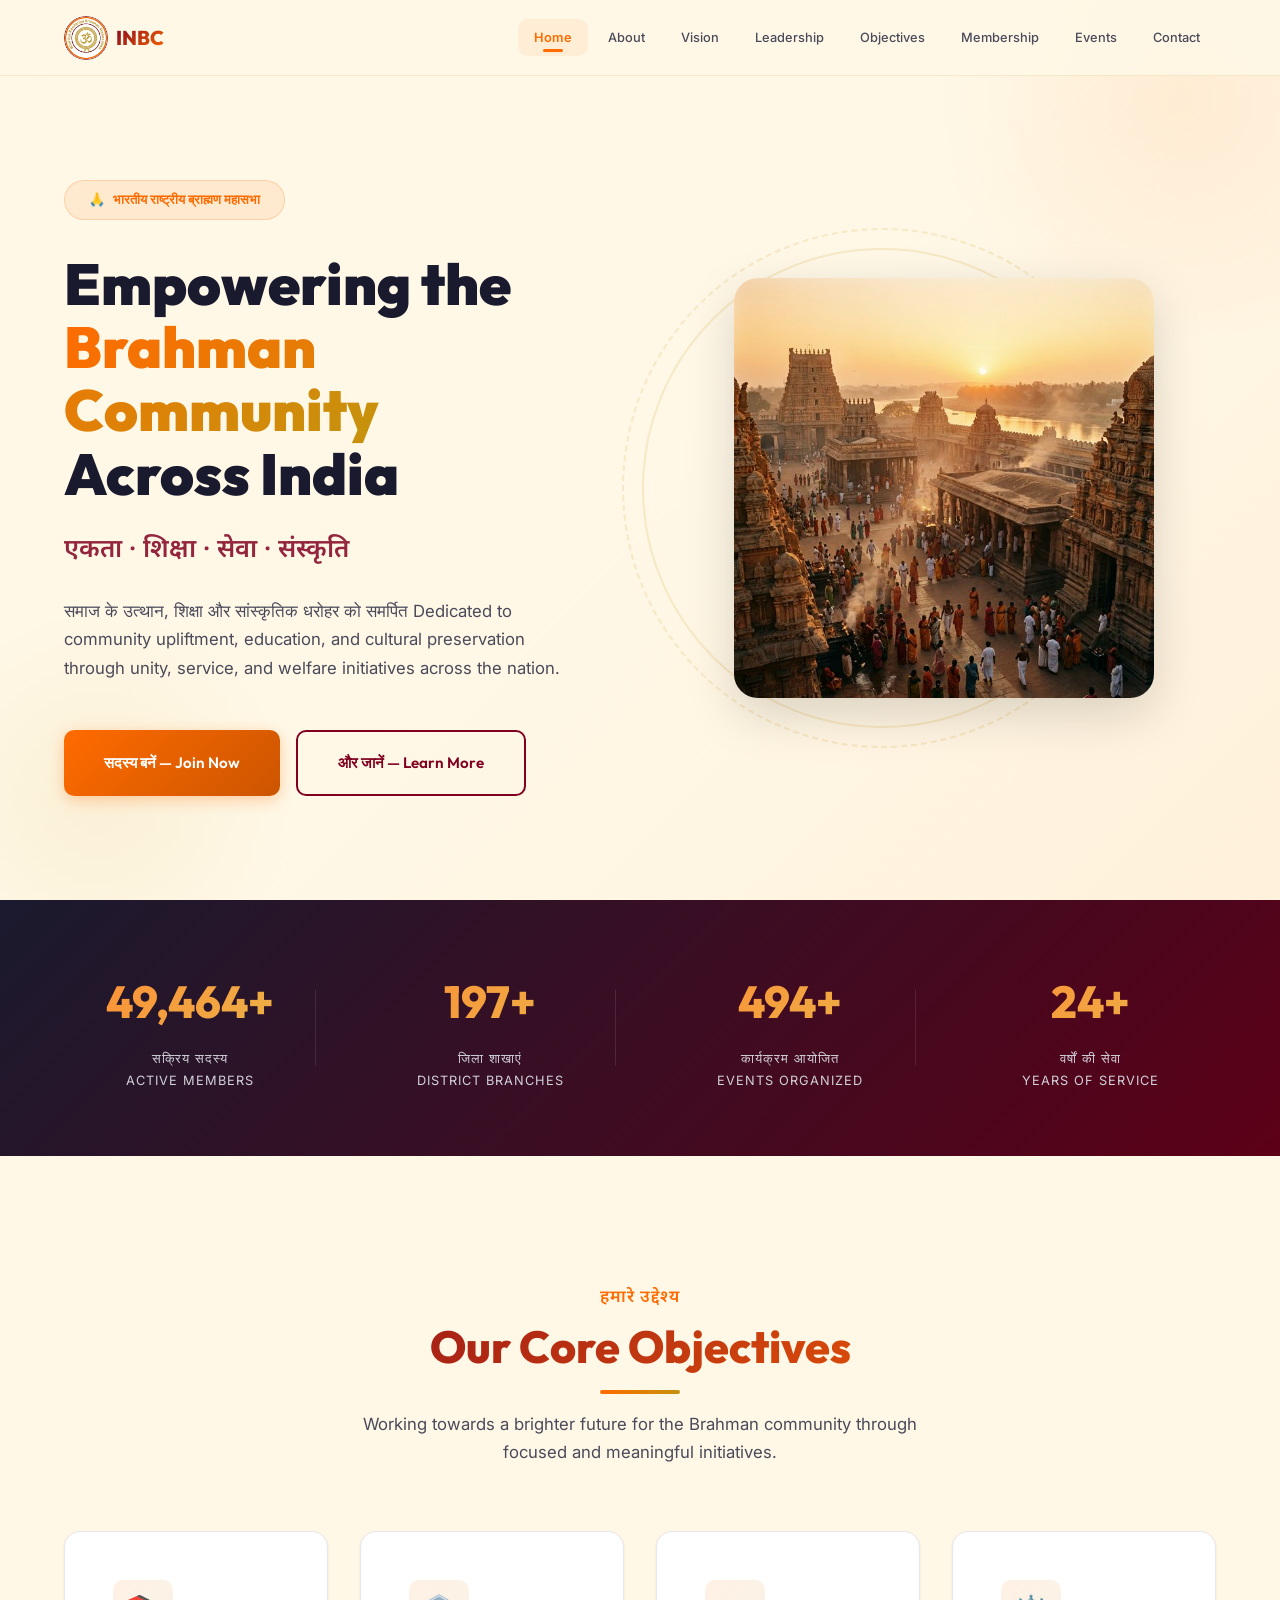
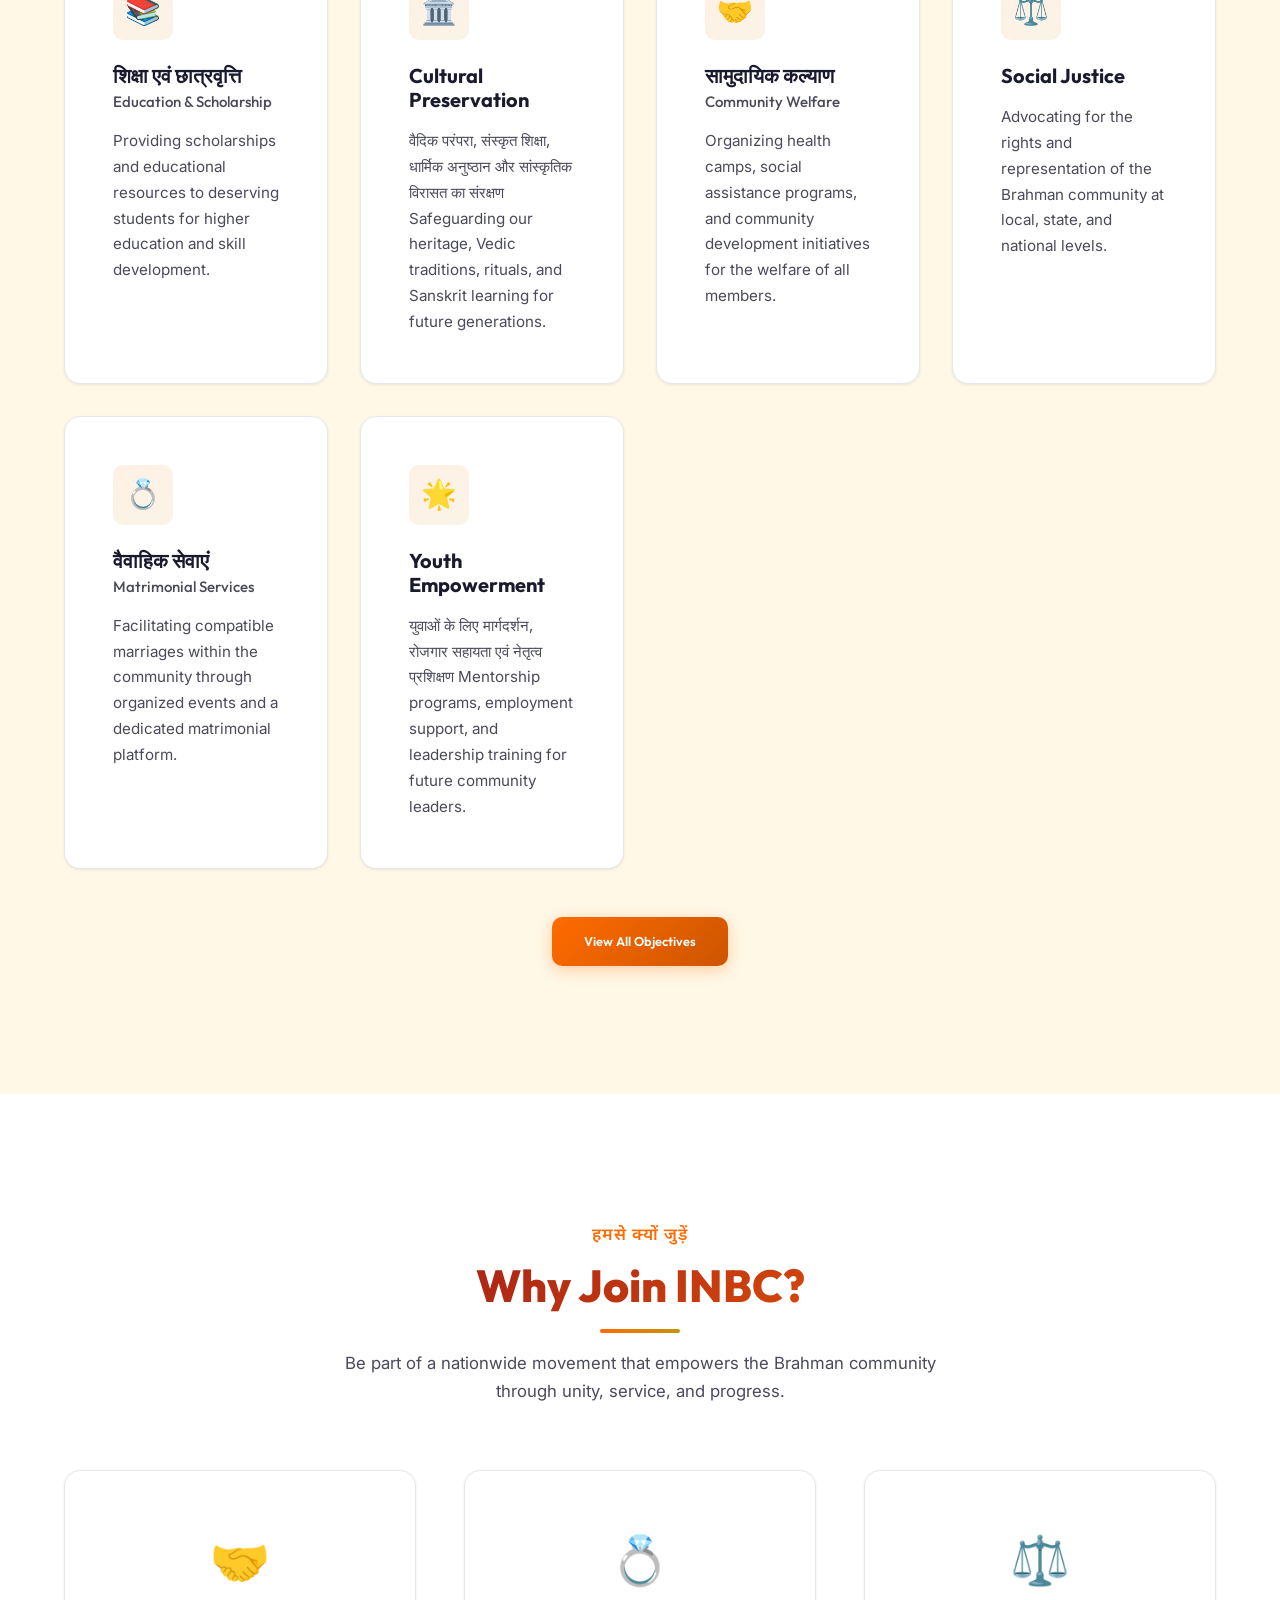
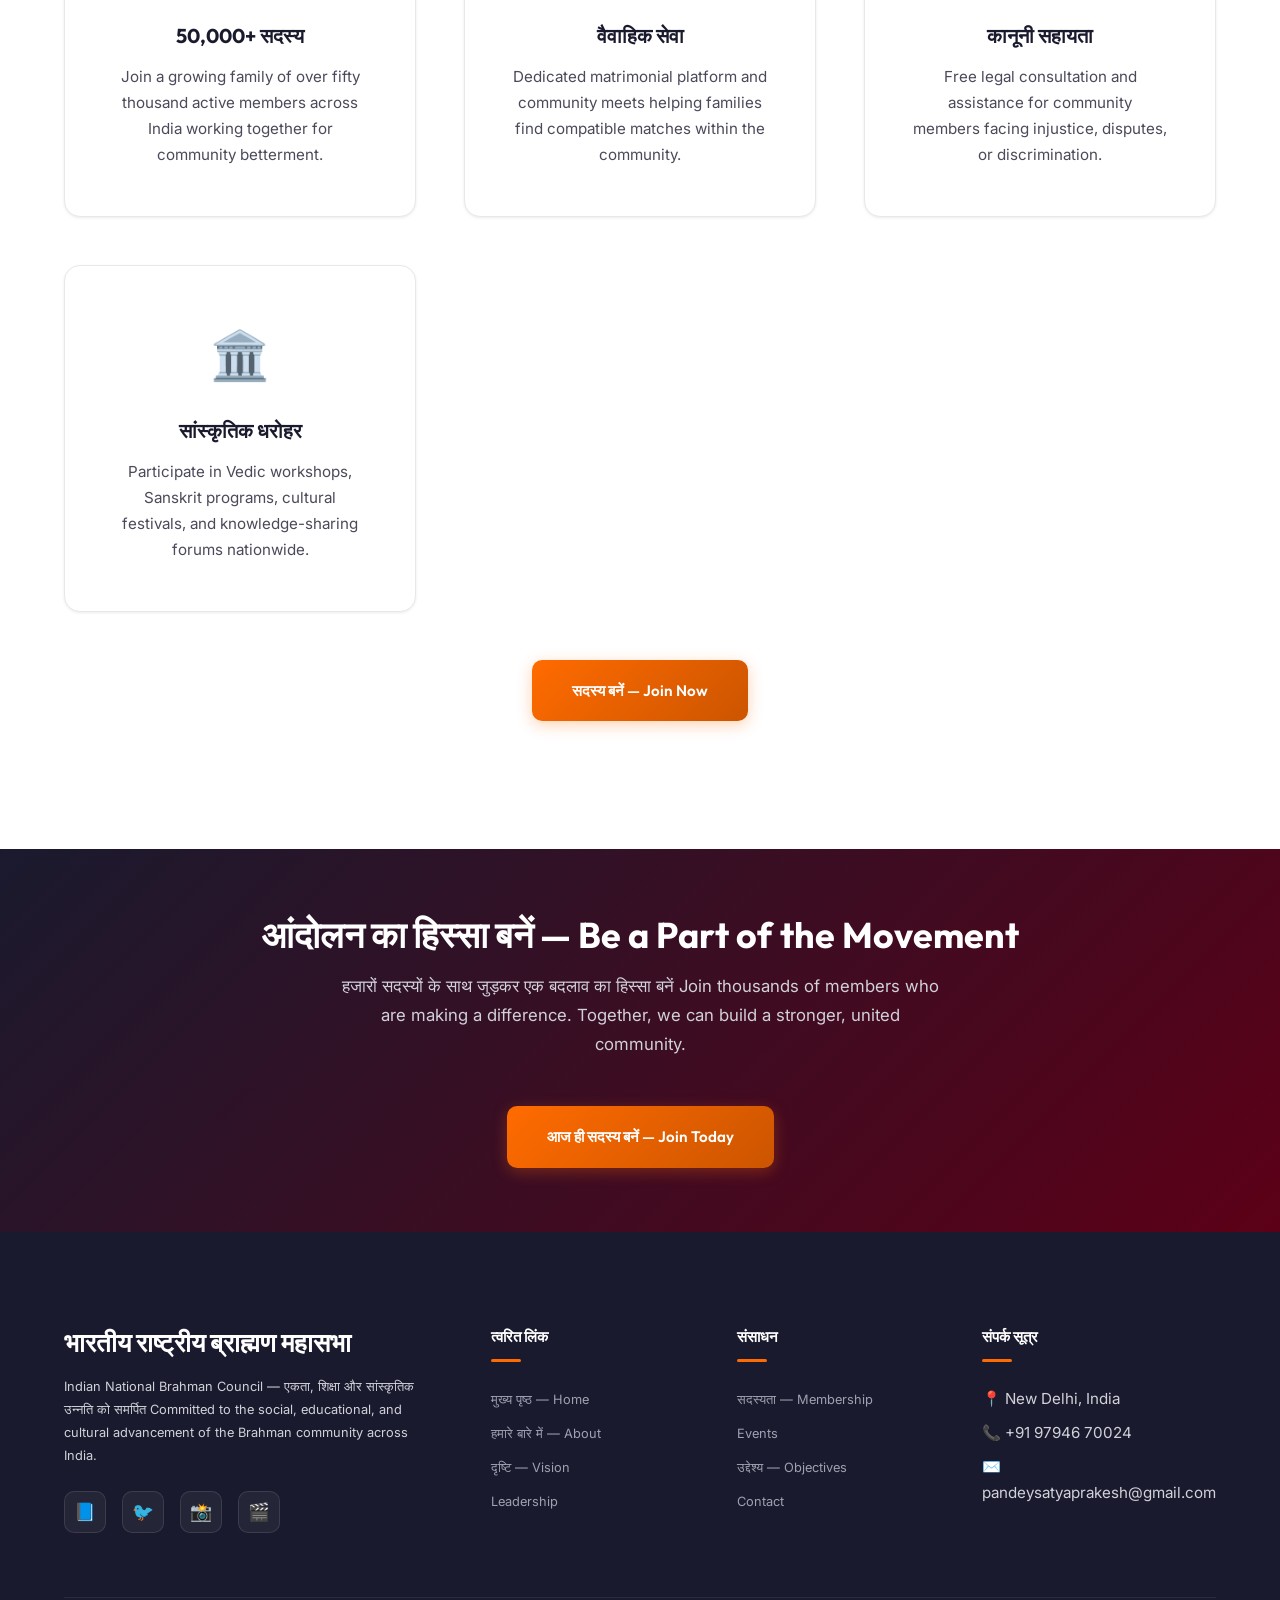
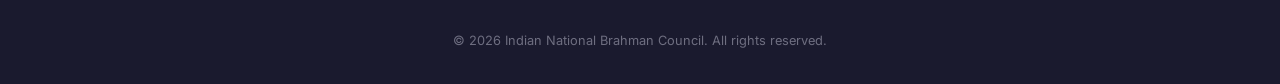
<file: index.html>
<!DOCTYPE html>
<html lang="en">

<head>
    <meta charset="UTF-8">
    <meta name="viewport" content="width=device-width, initial-scale=1.0">
    <title>भारतीय राष्ट्रीय ब्राह्मण महासभा — Indian National Brahman Council</title>
    <meta name="description"
        content="Indian National Brahman Council (INBC) — Uniting the Brahman community for social welfare, education, cultural preservation, and national progress.">
    <link rel="icon" type="image/png" href="images/favicon.png">
    <link rel="stylesheet" href="css/style.css">
</head>

<body>

    <!-- Navigation -->
    <nav class="navbar" id="navbar">
        <div class="container">
            <a href="index.html" class="nav-logo">
                <img src="images/favicon.png" alt="INBC Logo">
                <span>INBC</span>
            </a>
            <div class="nav-links" id="navLinks">
                <a href="index.html" class="active">Home</a>
                <a href="about.html">About</a>
                <a href="vision.html">Vision</a>
                <a href="leadership.html">Leadership</a>
                <a href="objectives.html">Objectives</a>
                <a href="membership.html">Membership</a>
                <a href="events.html">Events</a>
                <a href="contact.html">Contact</a>
            </div>
            <button class="nav-toggle" id="navToggle" aria-label="Toggle menu">
                <span></span><span></span><span></span>
            </button>
        </div>
    </nav>
    <div class="nav-overlay" id="navOverlay"></div>

    <!-- Hero Section -->
    <section class="hero" id="hero">
        <div class="container">
            <div class="hero-content">
                <div class="badge">भारतीय राष्ट्रीय ब्राह्मण महासभा</div>
                <h1>
                    Empowering the<br>
                    <span class="gradient">Brahman Community</span><br>
                    Across India
                </h1>
                <p class="tagline hindi">एकता · शिक्षा · सेवा · संस्कृति</p>
                <p>समाज के उत्थान, शिक्षा और सांस्कृतिक धरोहर को समर्पित Dedicated to community upliftment,
                    education, and cultural preservation through unity, service, and welfare initiatives across the
                    nation.</p>
                <div class="hero-buttons">
                    <a href="membership.html" class="btn btn-primary btn-lg">सदस्य बनें — Join Now</a>
                    <a href="about.html" class="btn btn-secondary btn-lg">और जानें — Learn More</a>
                </div>
            </div>
            <div class="hero-image">
                <div class="hero-decoration">
                    <div class="ring"></div>
                    <div class="ring"></div>
                </div>
                <div class="hero-image-wrapper">
                    <img src="images/hero-bg.jpg" alt="Indian National Brahman Council">
                </div>
            </div>
        </div>
    </section>

    <!-- Stats Section -->
    <section class="stats" id="stats">
        <div class="container">
            <div class="stats-grid">
                <div class="stat-item fade-in">
                    <div class="stat-number" data-count="50000" data-suffix="+">0</div>
                    <div class="stat-label">सक्रिय सदस्य<br>Active Members</div>
                </div>
                <div class="stat-item fade-in">
                    <div class="stat-number" data-count="200" data-suffix="+">0</div>
                    <div class="stat-label">जिला शाखाएं<br>District Branches</div>
                </div>
                <div class="stat-item fade-in">
                    <div class="stat-number" data-count="500" data-suffix="+">0</div>
                    <div class="stat-label">कार्यक्रम आयोजित<br>Events Organized</div>
                </div>
                <div class="stat-item fade-in">
                    <div class="stat-number" data-count="25" data-suffix="+">0</div>
                    <div class="stat-label">वर्षों की सेवा<br>Years of Service</div>
                </div>
            </div>
        </div>
    </section>

    <!-- Key Objectives Preview -->
    <section class="section" id="objectives-preview">
        <div class="container">
            <div class="section-header fade-in">
                <span class="subtitle hindi">हमारे उद्देश्य</span>
                <h2>Our Core Objectives</h2>
                <hr class="section-divider">
                <p>Working towards a brighter future for the Brahman community through focused and meaningful
                    initiatives.</p>
            </div>
            <div class="benefits-grid">
                <div class="card fade-in">
                    <div class="card-icon">📚</div>
                    <h3>शिक्षा एवं छात्रवृत्ति<br><small
                            style="font-weight:500;color:var(--text-secondary);font-size:0.75em;">Education &
                            Scholarship</small></h3>
                    <p>Providing scholarships and educational resources to deserving students for higher education and
                        skill development.</p>
                </div>
                <div class="card fade-in">
                    <div class="card-icon">🏛️</div>
                    <h3>Cultural Preservation</h3>
                    <p>वैदिक परंपरा, संस्कृत शिक्षा, धार्मिक अनुष्ठान और सांस्कृतिक विरासत का संरक्षण Safeguarding our
                        heritage, Vedic traditions, rituals, and Sanskrit learning for future generations.</p>
                </div>
                <div class="card fade-in">
                    <div class="card-icon">🤝</div>
                    <h3>सामुदायिक कल्याण<br><small
                            style="font-weight:500;color:var(--text-secondary);font-size:0.75em;">Community
                            Welfare</small></h3>
                    <p>Organizing health camps, social assistance programs, and community development initiatives for
                        the welfare of all members.</p>
                </div>
                <div class="card fade-in">
                    <div class="card-icon">⚖️</div>
                    <h3>Social Justice</h3>
                    <p>Advocating for the rights and representation of the Brahman community at local, state, and
                        national levels.</p>
                </div>
                <div class="card fade-in">
                    <div class="card-icon">💍</div>
                    <h3>वैवाहिक सेवाएं<br><small
                            style="font-weight:500;color:var(--text-secondary);font-size:0.75em;">Matrimonial
                            Services</small></h3>
                    <p>Facilitating compatible marriages within the community through organized events and a dedicated
                        matrimonial platform.</p>
                </div>
                <div class="card fade-in">
                    <div class="card-icon">🌟</div>
                    <h3>Youth Empowerment</h3>
                    <p>युवाओं के लिए मार्गदर्शन, रोजगार सहायता एवं नेतृत्व प्रशिक्षण Mentorship programs, employment
                        support, and leadership training for future community leaders.</p>
                </div>
            </div>
            <div class="text-center mt-3 fade-in">
                <a href="objectives.html" class="btn btn-primary">View All Objectives</a>
            </div>
        </div>
    </section>

    <!-- Why Join INBC -->
    <section class="section" style="background: var(--white);" id="why-join">
        <div class="container">
            <div class="section-header fade-in">
                <span class="subtitle hindi">हमसे क्यों जुड़ें</span>
                <h2>Why Join INBC?</h2>
                <hr class="section-divider">
                <p>Be part of a nationwide movement that empowers the Brahman community through unity, service, and progress.</p>
            </div>
            <div style="display:grid; grid-template-columns:repeat(auto-fit, minmax(280px,1fr)); gap:var(--space-2xl);">
                <div class="card fade-in" style="text-align:center;padding:var(--space-2xl);">
                    <div style="font-size:3rem;margin-bottom:var(--space-lg);">🤝</div>
                    <h3 style="margin-bottom:var(--space-md);">50,000+ सदस्य</h3>
                    <p>Join a growing family of over fifty thousand active members across India working together for community betterment.</p>
                </div>

                <div class="card fade-in" style="text-align:center;padding:var(--space-2xl);">
                    <div style="font-size:3rem;margin-bottom:var(--space-lg);">💍</div>
                    <h3 style="margin-bottom:var(--space-md);">वैवाहिक सेवा</h3>
                    <p>Dedicated matrimonial platform and community meets helping families find compatible matches within the community.</p>
                </div>
                <div class="card fade-in" style="text-align:center;padding:var(--space-2xl);">
                    <div style="font-size:3rem;margin-bottom:var(--space-lg);">⚖️</div>
                    <h3 style="margin-bottom:var(--space-md);">कानूनी सहायता</h3>
                    <p>Free legal consultation and assistance for community members facing injustice, disputes, or discrimination.</p>
                </div>
                <div class="card fade-in" style="text-align:center;padding:var(--space-2xl);">
                    <div style="font-size:3rem;margin-bottom:var(--space-lg);">🏛️</div>
                    <h3 style="margin-bottom:var(--space-md);">सांस्कृतिक धरोहर</h3>
                    <p>Participate in Vedic workshops, Sanskrit programs, cultural festivals, and knowledge-sharing forums nationwide.</p>
                </div>
            </div>
            <div class="text-center mt-3 fade-in">
                <a href="membership.html" class="btn btn-primary btn-lg">सदस्य बनें — Join Now</a>
            </div>
        </div>
    </section>

    <!-- CTA Section -->
    <section class="stats" id="cta">
        <div class="container" style="text-align:center;">
            <h2 class="fade-in" style="font-size:var(--fs-2xl); color:var(--white); margin-bottom:var(--space-md);">
                आंदोलन का हिस्सा बनें — Be a Part of the Movement
            </h2>
            <p class="fade-in"
                style="font-size:var(--fs-md); color:var(--gray-300); max-width:600px; margin:0 auto var(--space-2xl);">
                हजारों सदस्यों के साथ जुड़कर एक बदलाव का हिस्सा बनें Join thousands of members who are making a
                difference. Together, we can build a stronger, united community.
            </p>
            <div class="fade-in">
                <a href="membership.html" class="btn btn-primary btn-lg">आज ही सदस्य बनें — Join Today</a>
            </div>
        </div>
    </section>

    <!-- Footer -->
    <footer class="footer">
        <div class="container">
            <div class="footer-grid">
                <div class="footer-brand">
                    <h3>भारतीय राष्ट्रीय ब्राह्मण महासभा</h3>
                    <p>Indian National Brahman Council — एकता, शिक्षा और सांस्कृतिक उन्नति को समर्पित Committed to
                        the social, educational, and cultural advancement of the Brahman community across India.</p>
                    <div class="footer-social">
                        <a href="#" aria-label="Facebook">📘</a>
                        <a href="#" aria-label="Twitter">🐦</a>
                        <a href="#" aria-label="Instagram">📸</a>
                        <a href="#" aria-label="YouTube">🎬</a>
                    </div>
                </div>
                <div class="footer-column">
                    <h4>त्वरित लिंक</h4>
                    <ul>
                        <li><a href="index.html">मुख्य पृष्ठ — Home</a></li>
                        <li><a href="about.html">हमारे बारे में — About</a></li>
                        <li><a href="vision.html">दृष्टि — Vision</a></li>
                        <li><a href="leadership.html">Leadership</a></li>
                    </ul>
                </div>
                <div class="footer-column">
                    <h4>संसाधन</h4>
                    <ul>
                        <li><a href="membership.html">सदस्यता — Membership</a></li>
                        <li><a href="events.html">Events</a></li>
                        <li><a href="objectives.html">उद्देश्य — Objectives</a></li>
                        <li><a href="contact.html">Contact</a></li>
                    </ul>
                </div>
                <div class="footer-column">
                    <h4>संपर्क सूत्र</h4>
                    <ul>
                        <li>📍 New Delhi, India</li>
                        <li>📞 +91 97946 70024</li>
                        <li>✉️ pandeysatyaprakesh@gmail.com</li>
                    </ul>
                </div>
            </div>
            <div class="footer-bottom">
                <p>&copy; 2026 Indian National Brahman Council. All rights reserved.</p>
            </div>
        </div>
    </footer>

    <script src="js/main.js"></script>
</body>

</html>
</file>
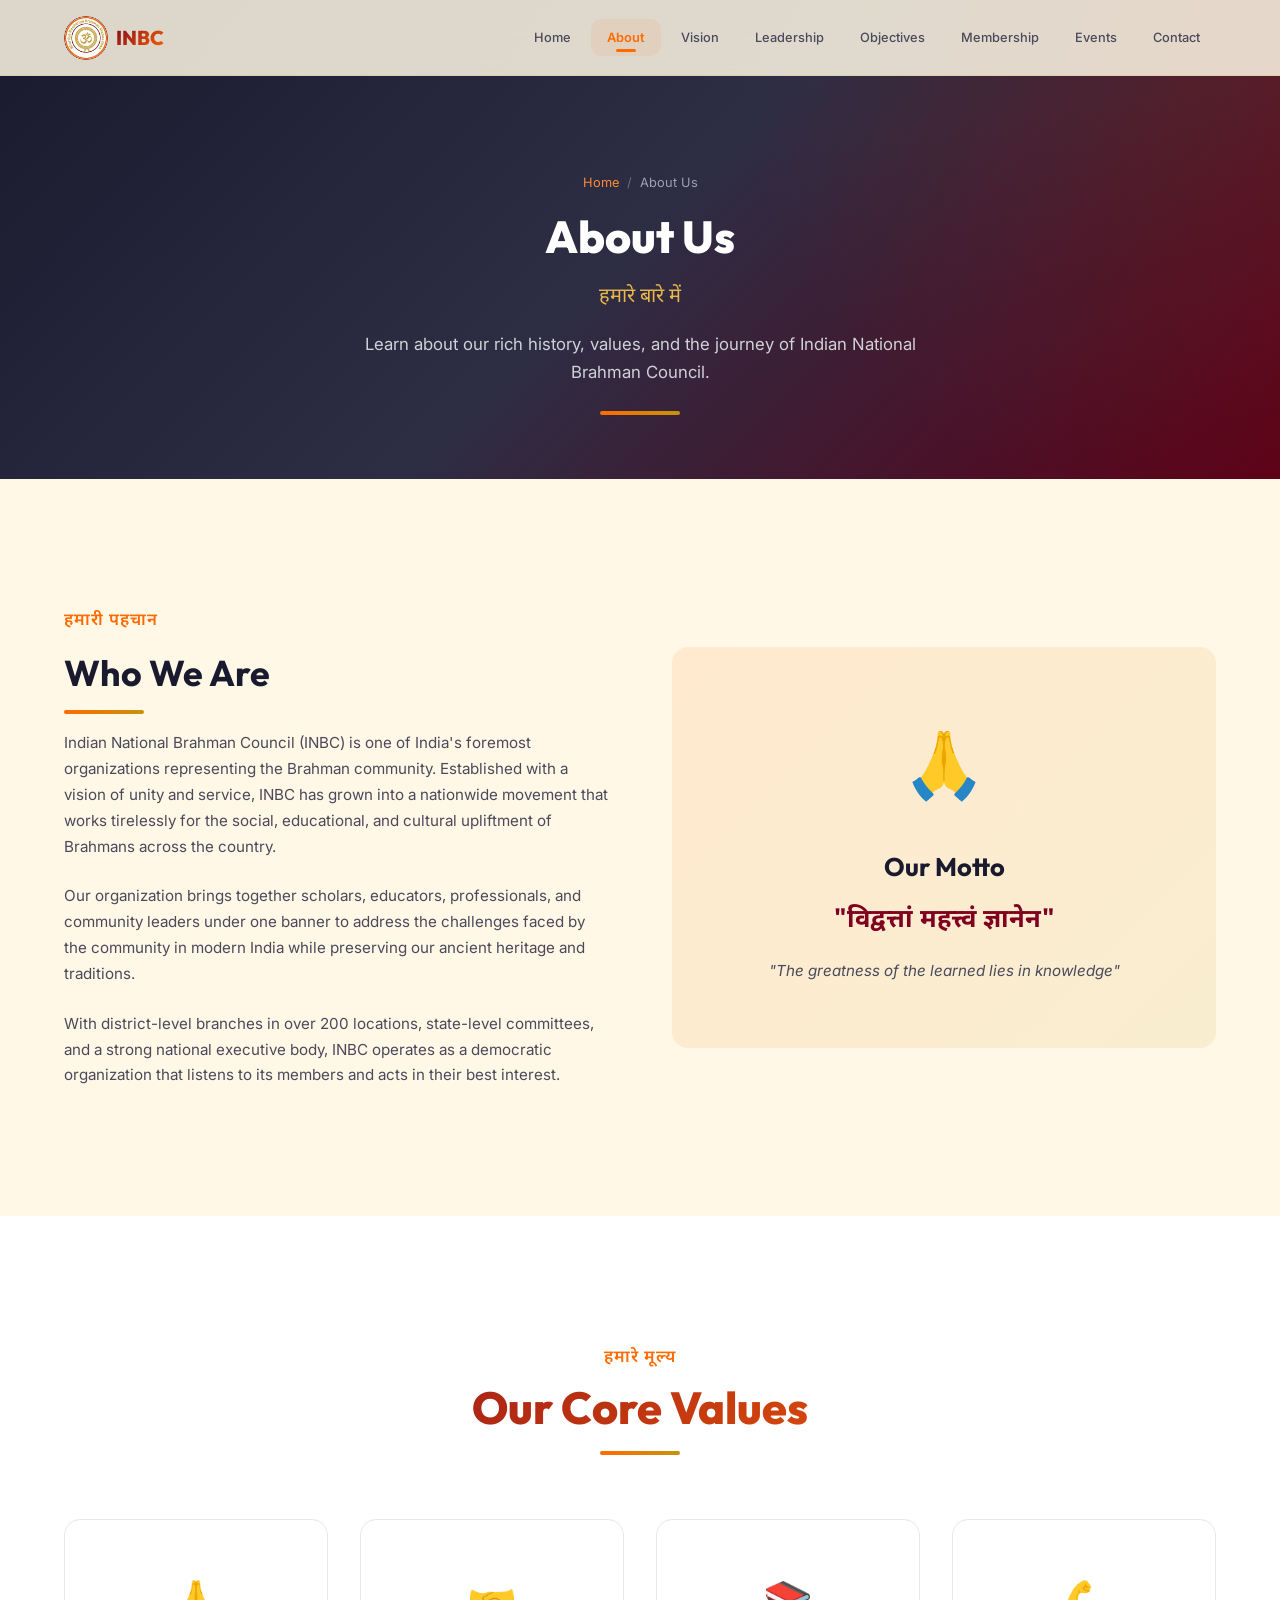
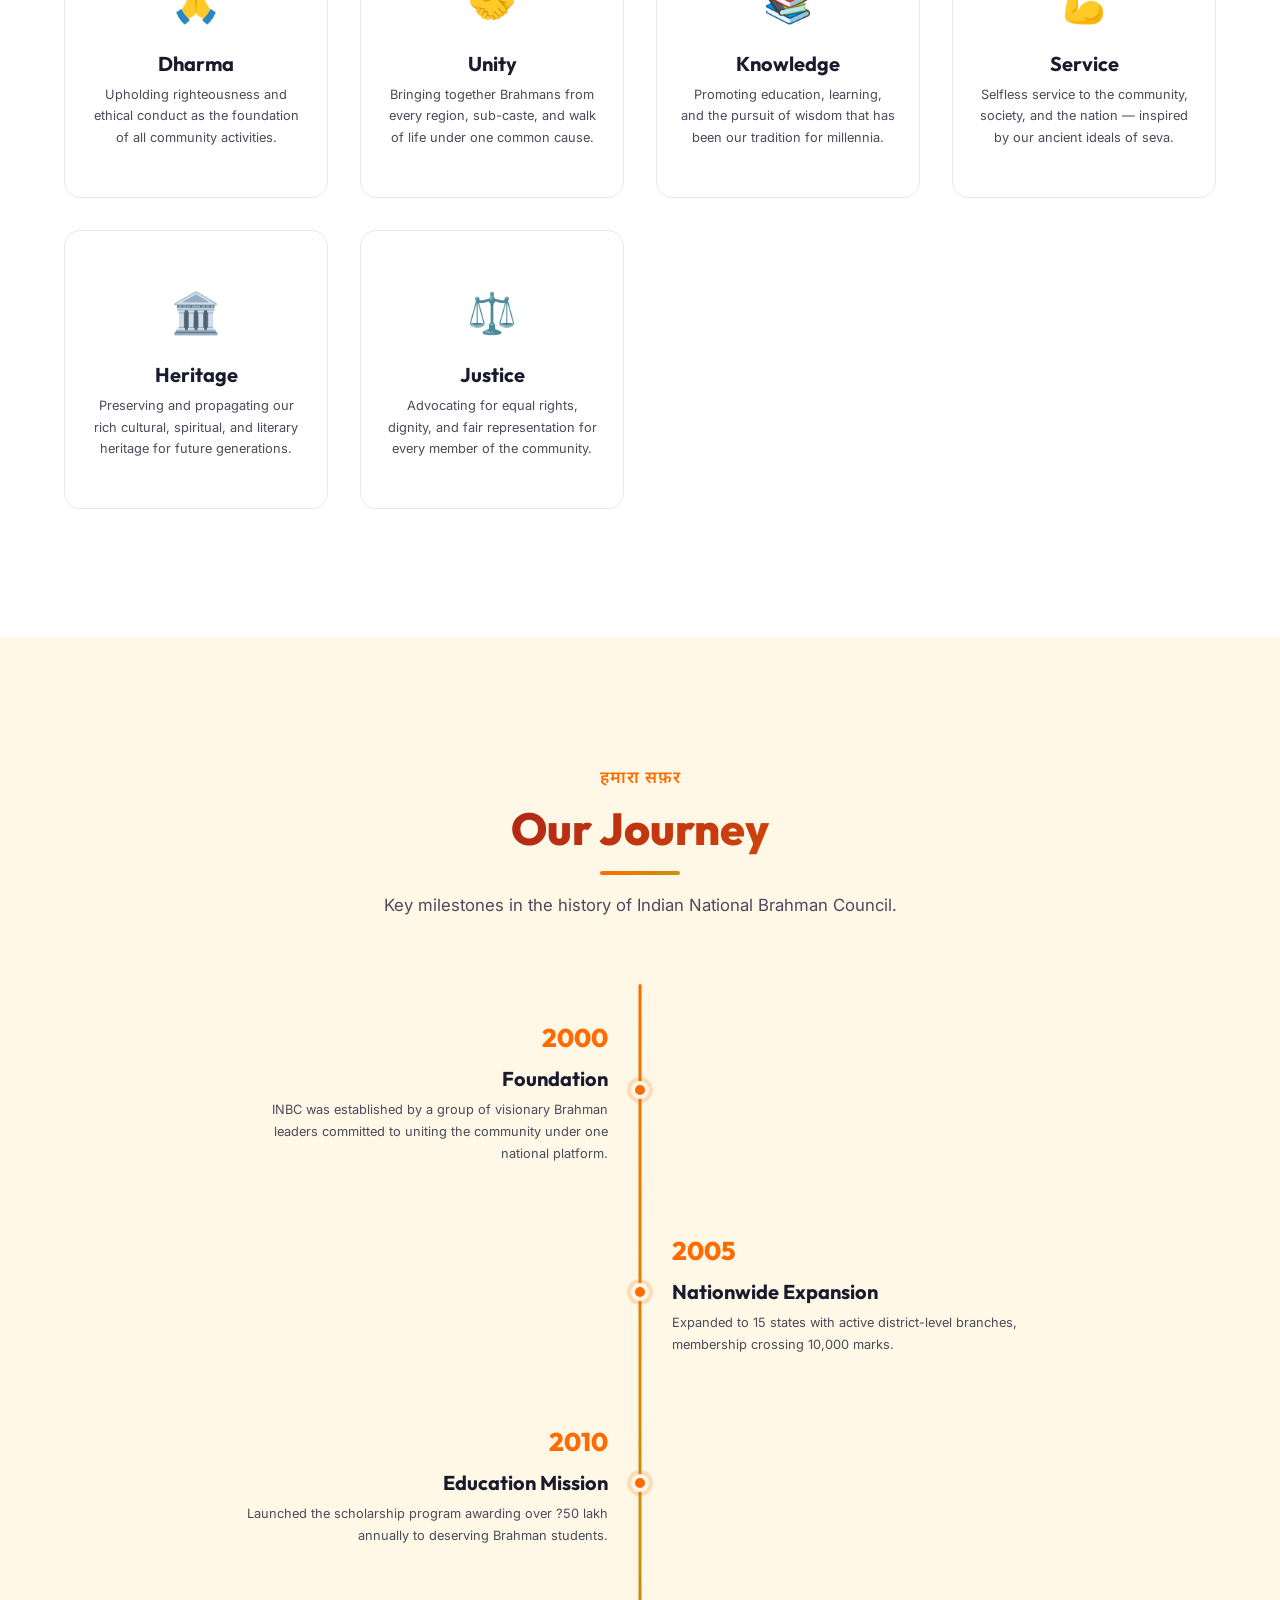
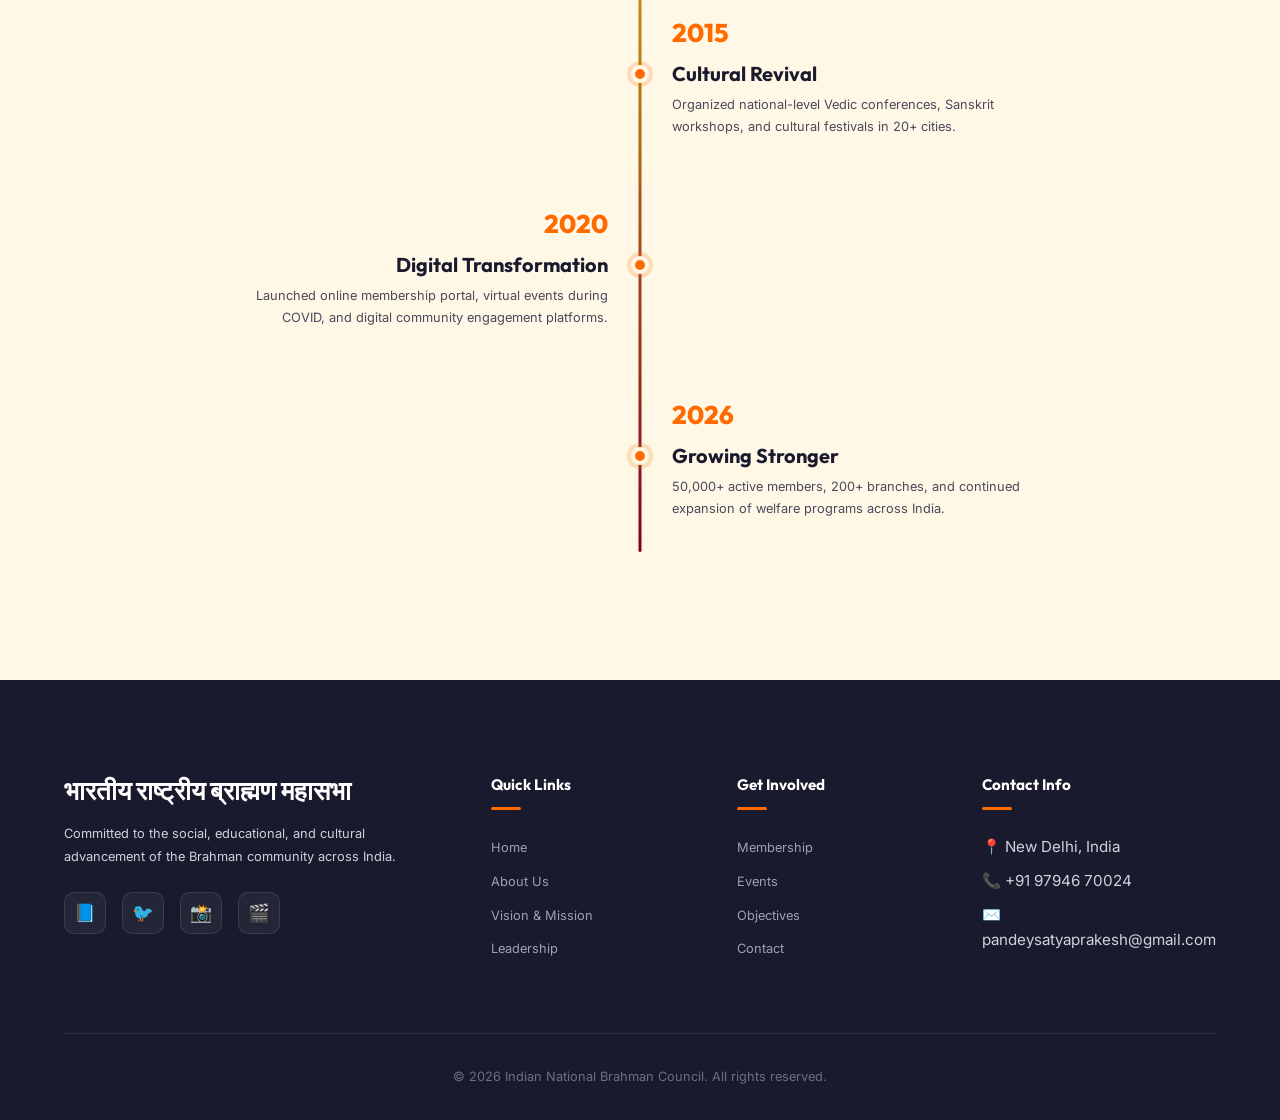
<file: about.html>
<!DOCTYPE html>
<html lang="en">

<head>
    <meta charset="UTF-8">
    <meta name="viewport" content="width=device-width, initial-scale=1.0">
    <title>About Us — Indian National Brahman Council</title>
    <meta name="description"
        content="Learn about the history, values, and mission of Indian National Brahman Council — an organization dedicated to the Brahman community's progress.">
    <link rel="icon" type="image/png" href="images/favicon.png">
    <link rel="stylesheet" href="css/style.css">
</head>

<body>

    <!-- Navigation -->
    <nav class="navbar" id="navbar">
        <div class="container">
            <a href="index.html" class="nav-logo">
                <img src="images/favicon.png" alt="INBC Logo">
                <span>INBC</span>
            </a>
            <div class="nav-links" id="navLinks">
                <a href="index.html">Home</a>
                <a href="about.html">About</a>
                <a href="vision.html">Vision</a>
                <a href="leadership.html">Leadership</a>
                <a href="objectives.html">Objectives</a>
                <a href="membership.html">Membership</a>
                <a href="events.html">Events</a>
                <a href="contact.html">Contact</a>
            </div>
            <button class="nav-toggle" id="navToggle" aria-label="Toggle menu">
                <span></span><span></span><span></span>
            </button>
        </div>
    </nav>
    <div class="nav-overlay" id="navOverlay"></div>

    <!-- Page Header -->
    <section class="page-header">
        <div class="container">
            <div class="breadcrumb">
                <a href="index.html">Home</a>
                <span class="separator">/</span>
                <span>About Us</span>
            </div>
            <h1>About Us</h1>
            <p class="hindi" style="font-size:var(--fs-lg); color:var(--gold-light); margin-bottom:var(--space-md);">
                हमारे बारे में</p>
            <p>Learn about our rich history, values, and the journey of Indian National Brahman Council.</p>
            <hr>
        </div>
    </section>

    <!-- About Introduction -->
    <section class="section">
        <div class="container">
            <div style="display:grid; grid-template-columns:1fr 1fr; gap:var(--space-3xl); align-items:center;"
                class="contact-grid">
                <div class="fade-in">
                    <span class="subtitle hindi"
                        style="color:var(--saffron); font-weight:600; font-size:var(--fs-md); letter-spacing:1px;">हमारी
                        पहचान</span>
                    <h2 style="font-size:var(--fs-2xl); margin:var(--space-md) 0;">Who We Are</h2>
                    <hr class="section-divider" style="margin:var(--space-md) 0;">
                    <p style="margin-bottom:var(--space-lg); color:var(--text-secondary);">
                        Indian National Brahman Council (INBC) is one of India's foremost organizations representing
                        the Brahman community. Established with a vision of unity and service, INBC has grown into a
                        nationwide movement that works tirelessly for the social, educational, and cultural upliftment
                        of Brahmans across the country.
                    </p>
                    <p style="margin-bottom:var(--space-lg); color:var(--text-secondary);">
                        Our organization brings together scholars, educators, professionals, and community leaders under
                        one banner to address the challenges faced by the community in modern India while preserving our
                        ancient heritage and traditions.
                    </p>
                    <p style="color:var(--text-secondary);">
                        With district-level branches in over 200 locations, state-level committees, and a strong
                        national executive body, INBC operates as a democratic organization that listens to its members
                        and acts in their best interest.
                    </p>
                </div>
                <div class="fade-in-right"
                    style="background:linear-gradient(135deg, rgba(255,107,0,0.1), rgba(197,147,12,0.1)); border-radius:var(--radius-lg); padding:var(--space-3xl); text-align:center;">
                    <div style="font-size:4rem; margin-bottom:var(--space-xl);">🙏</div>
                    <h3 style="font-size:var(--fs-xl); margin-bottom:var(--space-md);">Our Motto</h3>
                    <p class="hindi"
                        style="font-size:var(--fs-xl); color:var(--maroon); font-weight:700; margin-bottom:var(--space-md);">
                        "विद्वत्तां महत्त्वं ज्ञानेन"
                    </p>
                    <p style="color:var(--text-secondary); font-style:italic;">
                        "The greatness of the learned lies in knowledge"
                    </p>
                </div>
            </div>
        </div>
    </section>

    <!-- Core Values -->
    <section class="section" style="background:var(--white);">
        <div class="container">
            <div class="section-header fade-in">
                <span class="subtitle hindi">हमारे मूल्य</span>
                <h2>Our Core Values</h2>
                <hr class="section-divider">
            </div>
            <div class="values-grid">
                <div class="value-card fade-in">
                    <div class="value-icon">🙏</div>
                    <h4>Dharma</h4>
                    <p>Upholding righteousness and ethical conduct as the foundation of all community activities.</p>
                </div>
                <div class="value-card fade-in">
                    <div class="value-icon">🤝</div>
                    <h4>Unity</h4>
                    <p>Bringing together Brahmans from every region, sub-caste, and walk of life under one common cause.
                    </p>
                </div>
                <div class="value-card fade-in">
                    <div class="value-icon">📚</div>
                    <h4>Knowledge</h4>
                    <p>Promoting education, learning, and the pursuit of wisdom that has been our tradition for
                        millennia.</p>
                </div>
                <div class="value-card fade-in">
                    <div class="value-icon">💪</div>
                    <h4>Service</h4>
                    <p>Selfless service to the community, society, and the nation — inspired by our ancient ideals of
                        seva.</p>
                </div>
                <div class="value-card fade-in">
                    <div class="value-icon">🏛️</div>
                    <h4>Heritage</h4>
                    <p>Preserving and propagating our rich cultural, spiritual, and literary heritage for future
                        generations.</p>
                </div>
                <div class="value-card fade-in">
                    <div class="value-icon">⚖️</div>
                    <h4>Justice</h4>
                    <p>Advocating for equal rights, dignity, and fair representation for every member of the community.
                    </p>
                </div>
            </div>
        </div>
    </section>

    <!-- Timeline / History -->
    <section class="section">
        <div class="container">
            <div class="section-header fade-in">
                <span class="subtitle hindi">हमारा सफ़र</span>
                <h2>Our Journey</h2>
                <hr class="section-divider">
                <p>Key milestones in the history of Indian National Brahman Council.</p>
            </div>
            <div class="timeline">
                <div class="timeline-item fade-in">
                    <div class="timeline-dot"></div>
                    <div class="timeline-content">
                        <div class="timeline-year">2000</div>
                        <h3>Foundation</h3>
                        <p>INBC was established by a group of visionary Brahman leaders committed to uniting the
                            community under one national platform.</p>
                    </div>
                    <div class="timeline-spacer"></div>
                </div>
                <div class="timeline-item fade-in">
                    <div class="timeline-dot"></div>
                    <div class="timeline-spacer"></div>
                    <div class="timeline-content">
                        <div class="timeline-year">2005</div>
                        <h3>Nationwide Expansion</h3>
                        <p>Expanded to 15 states with active district-level branches, membership crossing 10,000 marks.
                        </p>
                    </div>
                </div>
                <div class="timeline-item fade-in">
                    <div class="timeline-dot"></div>
                    <div class="timeline-content">
                        <div class="timeline-year">2010</div>
                        <h3>Education Mission</h3>
                        <p>Launched the scholarship program awarding over ?50 lakh annually to deserving Brahman
                            students.</p>
                    </div>
                    <div class="timeline-spacer"></div>
                </div>
                <div class="timeline-item fade-in">
                    <div class="timeline-dot"></div>
                    <div class="timeline-spacer"></div>
                    <div class="timeline-content">
                        <div class="timeline-year">2015</div>
                        <h3>Cultural Revival</h3>
                        <p>Organized national-level Vedic conferences, Sanskrit workshops, and cultural festivals in 20+
                            cities.</p>
                    </div>
                </div>
                <div class="timeline-item fade-in">
                    <div class="timeline-dot"></div>
                    <div class="timeline-content">
                        <div class="timeline-year">2020</div>
                        <h3>Digital Transformation</h3>
                        <p>Launched online membership portal, virtual events during COVID, and digital community
                            engagement platforms.</p>
                    </div>
                    <div class="timeline-spacer"></div>
                </div>
                <div class="timeline-item fade-in">
                    <div class="timeline-dot"></div>
                    <div class="timeline-spacer"></div>
                    <div class="timeline-content">
                        <div class="timeline-year">2026</div>
                        <h3>Growing Stronger</h3>
                        <p>50,000+ active members, 200+ branches, and continued expansion of welfare programs across
                            India.</p>
                    </div>
                </div>
            </div>
        </div>
    </section>

    <!-- Footer -->
    <footer class="footer">
        <div class="container">
            <div class="footer-grid">
                <div class="footer-brand">
                    <h3>भारतीय राष्ट्रीय ब्राह्मण महासभा</h3>
                    <p>Committed to the social, educational, and cultural advancement of the Brahman community across
                        India.</p>
                    <div class="footer-social">
                        <a href="#" aria-label="Facebook">📘</a>
                        <a href="#" aria-label="Twitter">🐦</a>
                        <a href="#" aria-label="Instagram">📸</a>
                        <a href="#" aria-label="YouTube">🎬</a>
                    </div>
                </div>
                <div class="footer-column">
                    <h4>Quick Links</h4>
                    <ul>
                        <li><a href="index.html">Home</a></li>
                        <li><a href="about.html">About Us</a></li>
                        <li><a href="vision.html">Vision & Mission</a></li>
                        <li><a href="leadership.html">Leadership</a></li>
                    </ul>
                </div>
                <div class="footer-column">
                    <h4>Get Involved</h4>
                    <ul>
                        <li><a href="membership.html">Membership</a></li>
                        <li><a href="events.html">Events</a></li>
                        <li><a href="objectives.html">Objectives</a></li>
                        <li><a href="contact.html">Contact</a></li>
                    </ul>
                </div>
                <div class="footer-column">
                    <h4>Contact Info</h4>
                    <ul>
                        <li>📍 New Delhi, India</li>
                        <li>📞 +91 97946 70024</li>
                        <li>✉️ pandeysatyaprakesh@gmail.com</li>
                    </ul>
                </div>
            </div>
            <div class="footer-bottom">
                <p>&copy; 2026 Indian National Brahman Council. All rights reserved.</p>
            </div>
        </div>
    </footer>

    <script src="js/main.js"></script>
</body>

</html>
</file>
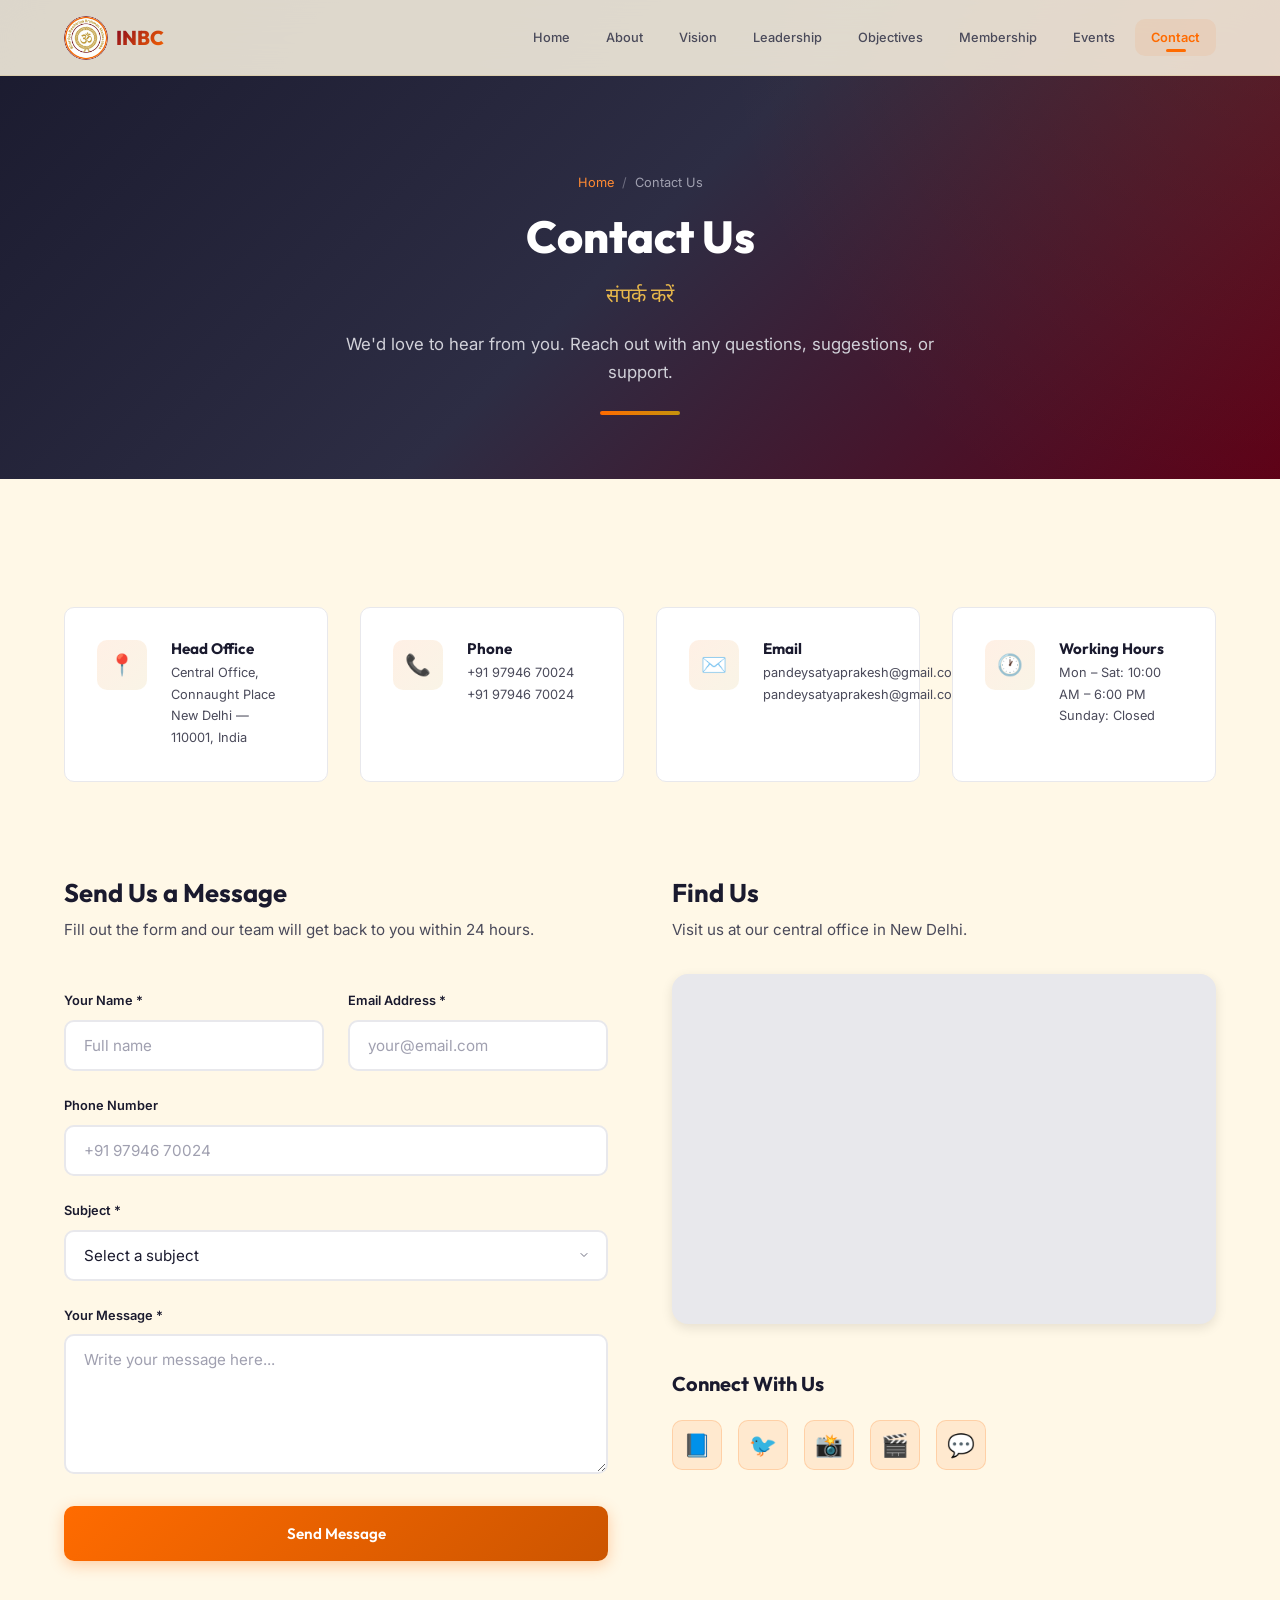
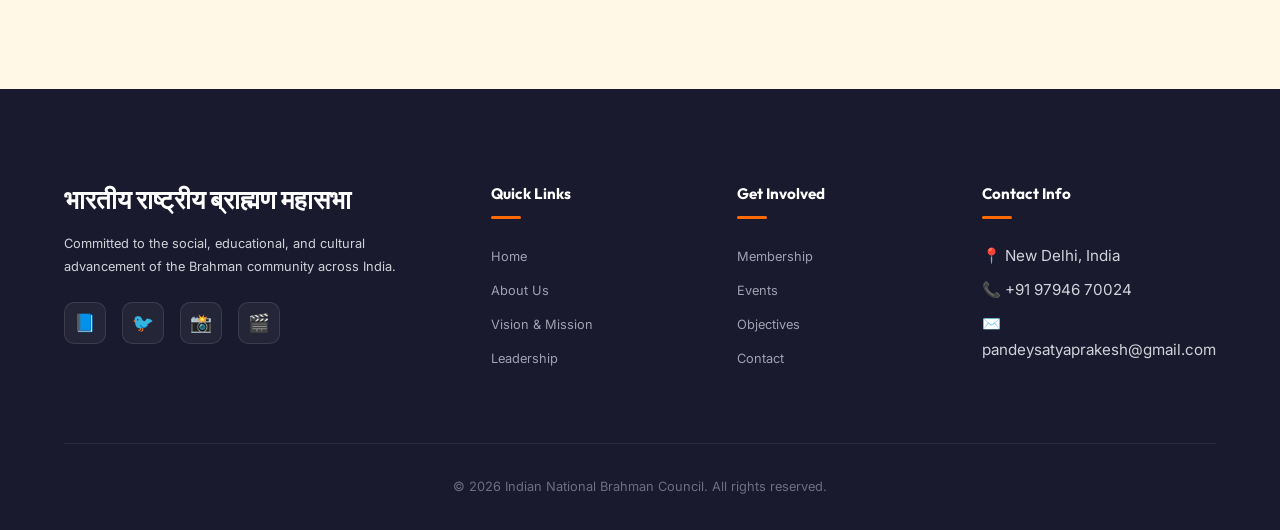
<file: contact.html>
<!DOCTYPE html>
<html lang="en">

<head>
    <meta charset="UTF-8">
    <meta name="viewport" content="width=device-width, initial-scale=1.0">
    <title>Contact Us — Indian National Brahman Council</title>
    <meta name="description"
        content="Get in touch with Indian National Brahman Council. Reach out for queries, suggestions, or support.">
    <link rel="icon" type="image/png" href="images/favicon.png">
    <link rel="stylesheet" href="css/style.css">
</head>

<body>

    <!-- Navigation -->
    <nav class="navbar" id="navbar">
        <div class="container">
            <a href="index.html" class="nav-logo">
                <img src="images/favicon.png" alt="INBC Logo">
                <span>INBC</span>
            </a>
            <div class="nav-links" id="navLinks">
                <a href="index.html">Home</a>
                <a href="about.html">About</a>
                <a href="vision.html">Vision</a>
                <a href="leadership.html">Leadership</a>
                <a href="objectives.html">Objectives</a>
                <a href="membership.html">Membership</a>
                <a href="events.html">Events</a>
                <a href="contact.html">Contact</a>
            </div>
            <button class="nav-toggle" id="navToggle" aria-label="Toggle menu">
                <span></span><span></span><span></span>
            </button>
        </div>
    </nav>
    <div class="nav-overlay" id="navOverlay"></div>

    <!-- Page Header -->
    <section class="page-header">
        <div class="container">
            <div class="breadcrumb">
                <a href="index.html">Home</a>
                <span class="separator">/</span>
                <span>Contact Us</span>
            </div>
            <h1>Contact Us</h1>
            <p class="hindi" style="font-size:var(--fs-lg); color:var(--gold-light); margin-bottom:var(--space-md);">
                संपर्क करें</p>
            <p>We'd love to hear from you. Reach out with any questions, suggestions, or support.</p>
            <hr>
        </div>
    </section>

    <!-- Contact Info Cards -->
    <section class="section">
        <div class="container">
            <div
                style="display:grid; grid-template-columns:repeat(auto-fit, minmax(260px,1fr)); gap:var(--space-xl); margin-bottom:var(--space-4xl);">
                <div class="contact-info-card fade-in">
                    <div class="contact-info-icon">📍</div>
                    <div>
                        <h4>Head Office</h4>
                        <p>Central Office, Connaught Place<br>New Delhi — 110001, India</p>
                    </div>
                </div>
                <div class="contact-info-card fade-in">
                    <div class="contact-info-icon">📞</div>
                    <div>
                        <h4>Phone</h4>
                        <p>+91 97946 70024<br>+91 97946 70024</p>
                    </div>
                </div>
                <div class="contact-info-card fade-in">
                    <div class="contact-info-icon">✉️</div>
                    <div>
                        <h4>Email</h4>
                        <p>pandeysatyaprakesh@gmail.com<br>pandeysatyaprakesh@gmail.com</p>
                    </div>
                </div>
                <div class="contact-info-card fade-in">
                    <div class="contact-info-icon">🕐</div>
                    <div>
                        <h4>Working Hours</h4>
                        <p>Mon – Sat: 10:00 AM – 6:00 PM<br>Sunday: Closed</p>
                    </div>
                </div>
            </div>

            <!-- Contact Form & Map -->
            <div class="contact-grid">
                <div class="fade-in">
                    <h2 style="font-size:var(--fs-xl); margin-bottom:var(--space-sm);">Send Us a Message</h2>
                    <p style="color:var(--text-secondary); margin-bottom:var(--space-2xl);">Fill out the form and our
                        team will get back to you within 24 hours.</p>
                    <form data-validate>
                        <div class="form-row">
                            <div class="form-group">
                                <label for="ct-name">Your Name *</label>
                                <input type="text" id="ct-name" class="form-control" placeholder="Full name" required>
                            </div>
                            <div class="form-group">
                                <label for="ct-email">Email Address *</label>
                                <input type="email" id="ct-email" class="form-control" placeholder="your@email.com"
                                    required>
                            </div>
                        </div>
                        <div class="form-group">
                            <label for="ct-phone">Phone Number</label>
                            <input type="tel" id="ct-phone" class="form-control" placeholder="+91 97946 70024">
                        </div>
                        <div class="form-group">
                            <label for="ct-subject">Subject *</label>
                            <select id="ct-subject" class="form-control" required>
                                <option value="">Select a subject</option>
                                <option>General Inquiry</option>
                                <option>Membership Query</option>
                                <option>Event Information</option>
                                <option>Scholarship Query</option>
                                <option>Grievance / Complaint</option>
                                <option>Partnership / Collaboration</option>
                                <option>Media / Press</option>
                                <option>Other</option>
                            </select>
                        </div>
                        <div class="form-group">
                            <label for="ct-message">Your Message *</label>
                            <textarea id="ct-message" class="form-control" rows="5"
                                placeholder="Write your message here..." required></textarea>
                        </div>
                        <button type="submit" class="btn btn-primary btn-lg" style="width:100%;">Send Message</button>
                    </form>
                </div>
                <div class="fade-in-right">
                    <h2 style="font-size:var(--fs-xl); margin-bottom:var(--space-sm);">Find Us</h2>
                    <p style="color:var(--text-secondary); margin-bottom:var(--space-xl);">Visit us at our central
                        office in New Delhi.</p>
                    <div class="map-container">
                        <iframe
                            src="https://www.google.com/maps/embed?pb=!1m18!1m12!1m3!1d3501.837742!2d77.21941!3d28.63299!2m3!1f0!2f0!3f0!3m2!1i1024!2i768!4f13.1!3m3!1m2!1s0x390cfd37b741d057%3A0xd56c!2sConnaught%20Place%2C%20New%20Delhi!5e0!3m2!1sen!2sin!4v1700000000000!5m2!1sen!2sin"
                            allowfullscreen loading="lazy" title="INBC Office Location">
                        </iframe>
                    </div>

                    <!-- Social Media -->
                    <div style="margin-top:var(--space-2xl);">
                        <h3 style="font-size:var(--fs-lg); margin-bottom:var(--space-lg);">Connect With Us</h3>
                        <div class="footer-social" style="gap:var(--space-md);">
                            <a href="#" aria-label="Facebook"
                                style="width:50px;height:50px;font-size:1.4rem;background:rgba(255,107,0,0.1);border:1px solid rgba(255,107,0,0.2);color:var(--saffron);">📘</a>
                            <a href="#" aria-label="Twitter"
                                style="width:50px;height:50px;font-size:1.4rem;background:rgba(255,107,0,0.1);border:1px solid rgba(255,107,0,0.2);color:var(--saffron);">🐦</a>
                            <a href="#" aria-label="Instagram"
                                style="width:50px;height:50px;font-size:1.4rem;background:rgba(255,107,0,0.1);border:1px solid rgba(255,107,0,0.2);color:var(--saffron);">📸</a>
                            <a href="#" aria-label="YouTube"
                                style="width:50px;height:50px;font-size:1.4rem;background:rgba(255,107,0,0.1);border:1px solid rgba(255,107,0,0.2);color:var(--saffron);">🎬</a>
                            <a href="#" aria-label="WhatsApp"
                                style="width:50px;height:50px;font-size:1.4rem;background:rgba(255,107,0,0.1);border:1px solid rgba(255,107,0,0.2);color:var(--saffron);">💬</a>
                        </div>
                    </div>
                </div>
            </div>
        </div>
    </section>

    <!-- Footer -->
    <footer class="footer">
        <div class="container">
            <div class="footer-grid">
                <div class="footer-brand">
                    <h3>भारतीय राष्ट्रीय ब्राह्मण महासभा</h3>
                    <p>Committed to the social, educational, and cultural advancement of the Brahman community across
                        India.</p>
                    <div class="footer-social">
                        <a href="#" aria-label="Facebook">📘</a>
                        <a href="#" aria-label="Twitter">🐦</a>
                        <a href="#" aria-label="Instagram">📸</a>
                        <a href="#" aria-label="YouTube">🎬</a>
                    </div>
                </div>
                <div class="footer-column">
                    <h4>Quick Links</h4>
                    <ul>
                        <li><a href="index.html">Home</a></li>
                        <li><a href="about.html">About Us</a></li>
                        <li><a href="vision.html">Vision & Mission</a></li>
                        <li><a href="leadership.html">Leadership</a></li>
                    </ul>
                </div>
                <div class="footer-column">
                    <h4>Get Involved</h4>
                    <ul>
                        <li><a href="membership.html">Membership</a></li>
                        <li><a href="events.html">Events</a></li>
                        <li><a href="objectives.html">Objectives</a></li>
                        <li><a href="contact.html">Contact</a></li>
                    </ul>
                </div>
                <div class="footer-column">
                    <h4>Contact Info</h4>
                    <ul>
                        <li>📍 New Delhi, India</li>
                        <li>📞 +91 97946 70024</li>
                        <li>✉️ pandeysatyaprakesh@gmail.com</li>
                    </ul>
                </div>
            </div>
            <div class="footer-bottom">
                <p>&copy; 2026 Indian National Brahman Council. All rights reserved.</p>
            </div>
        </div>
    </footer>

    <script src="js/main.js"></script>
</body>

</html>
</file>
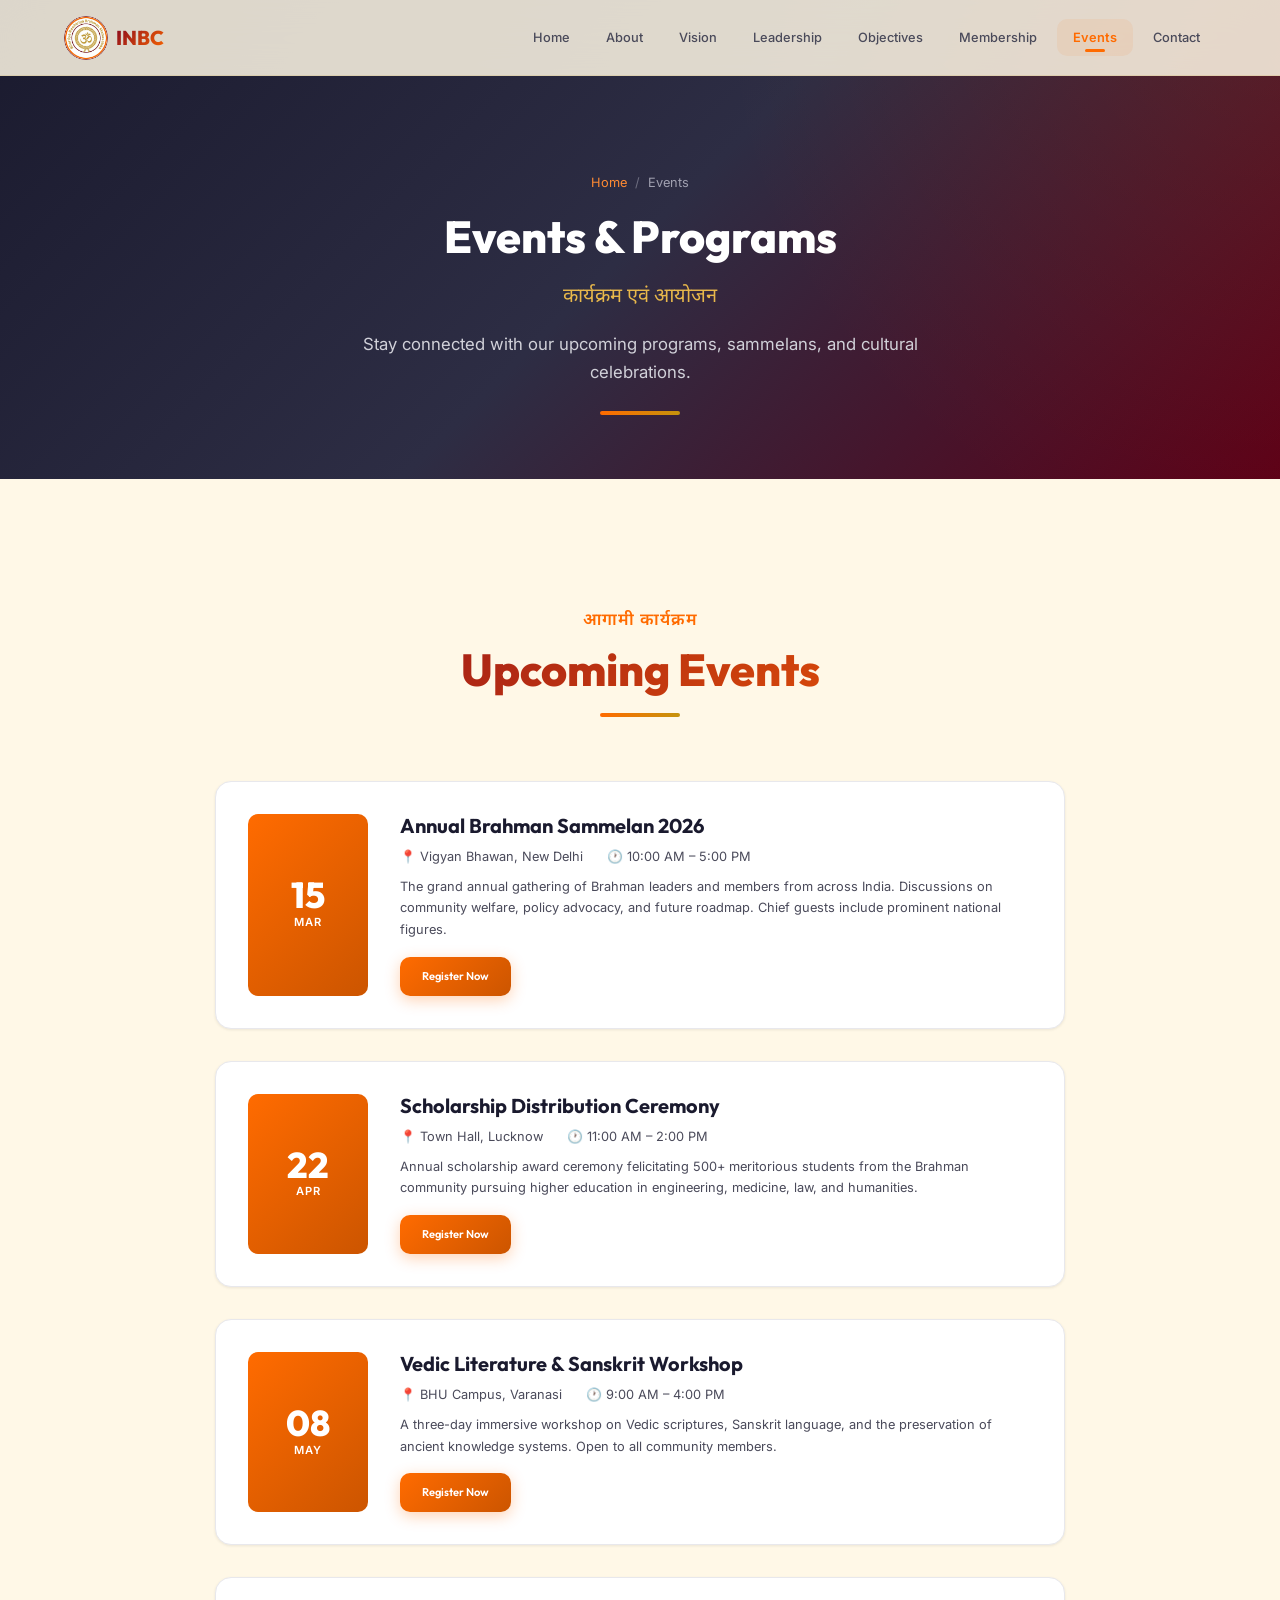
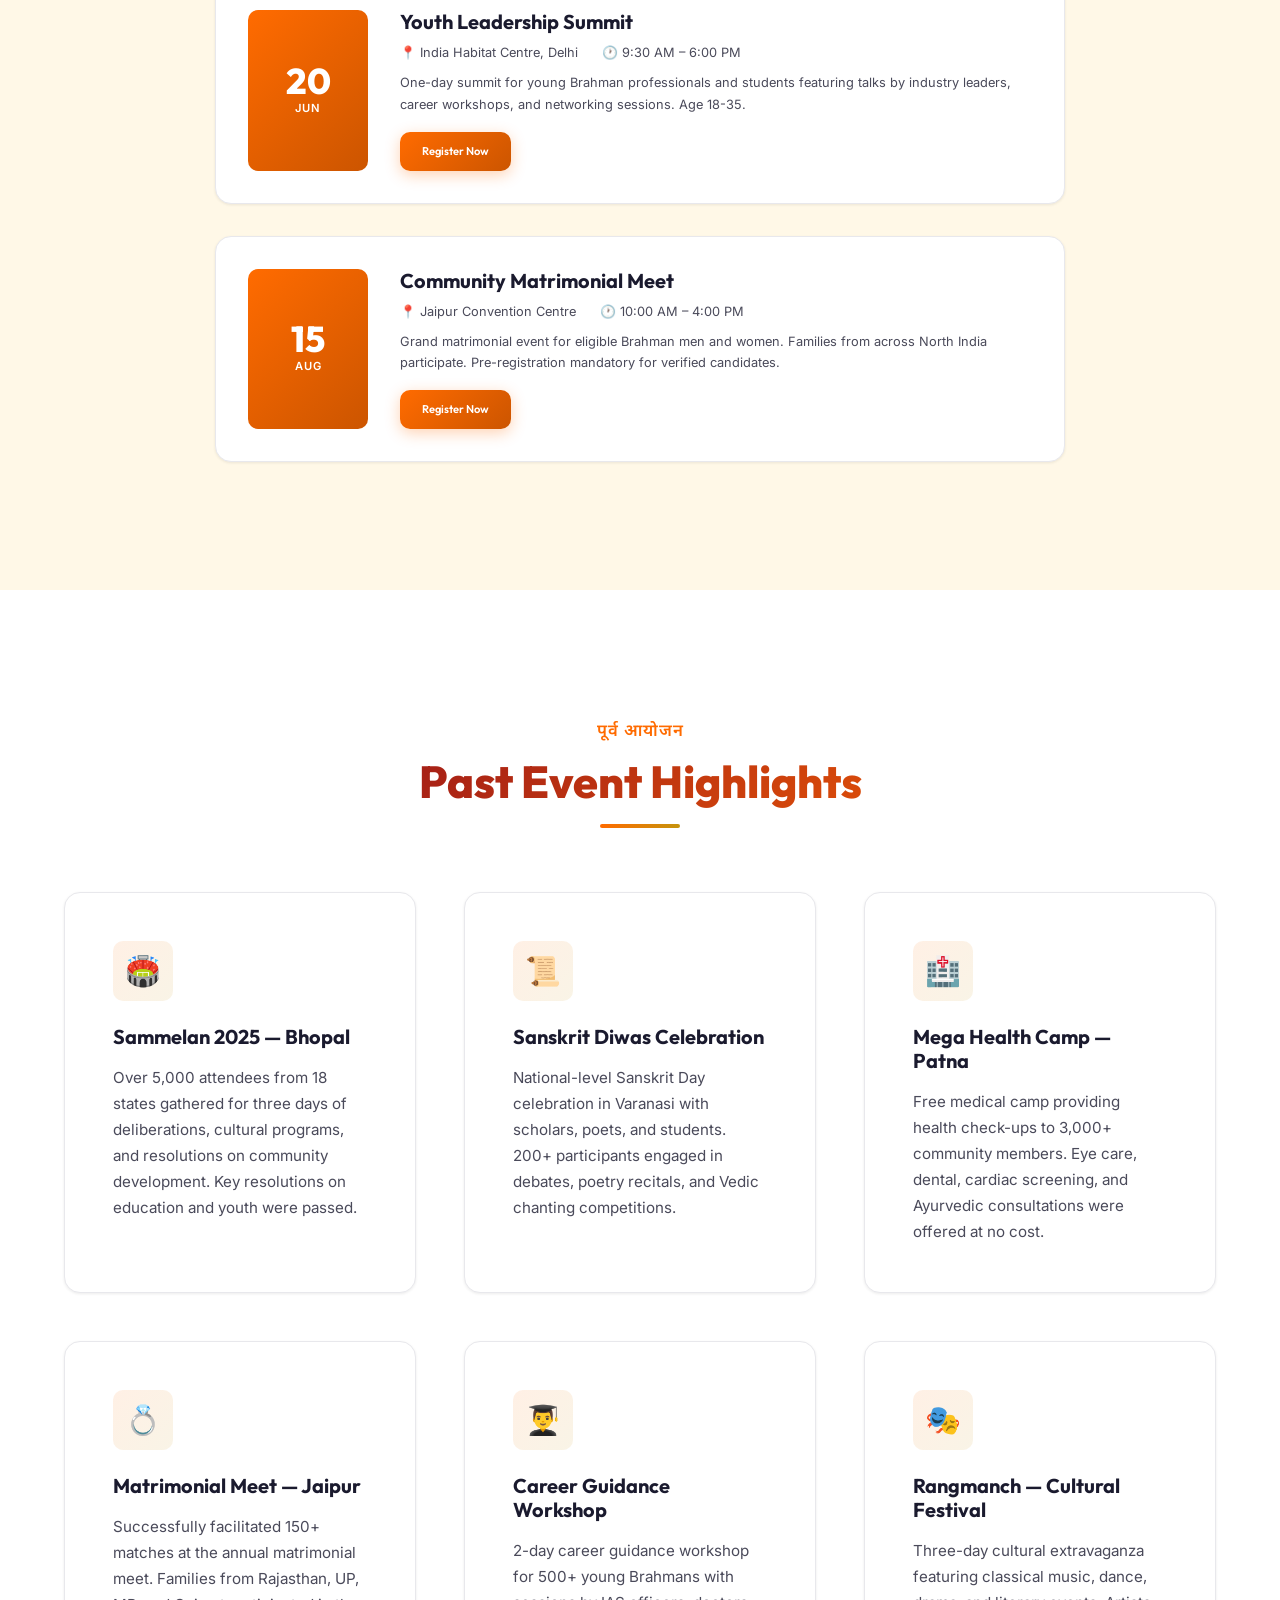
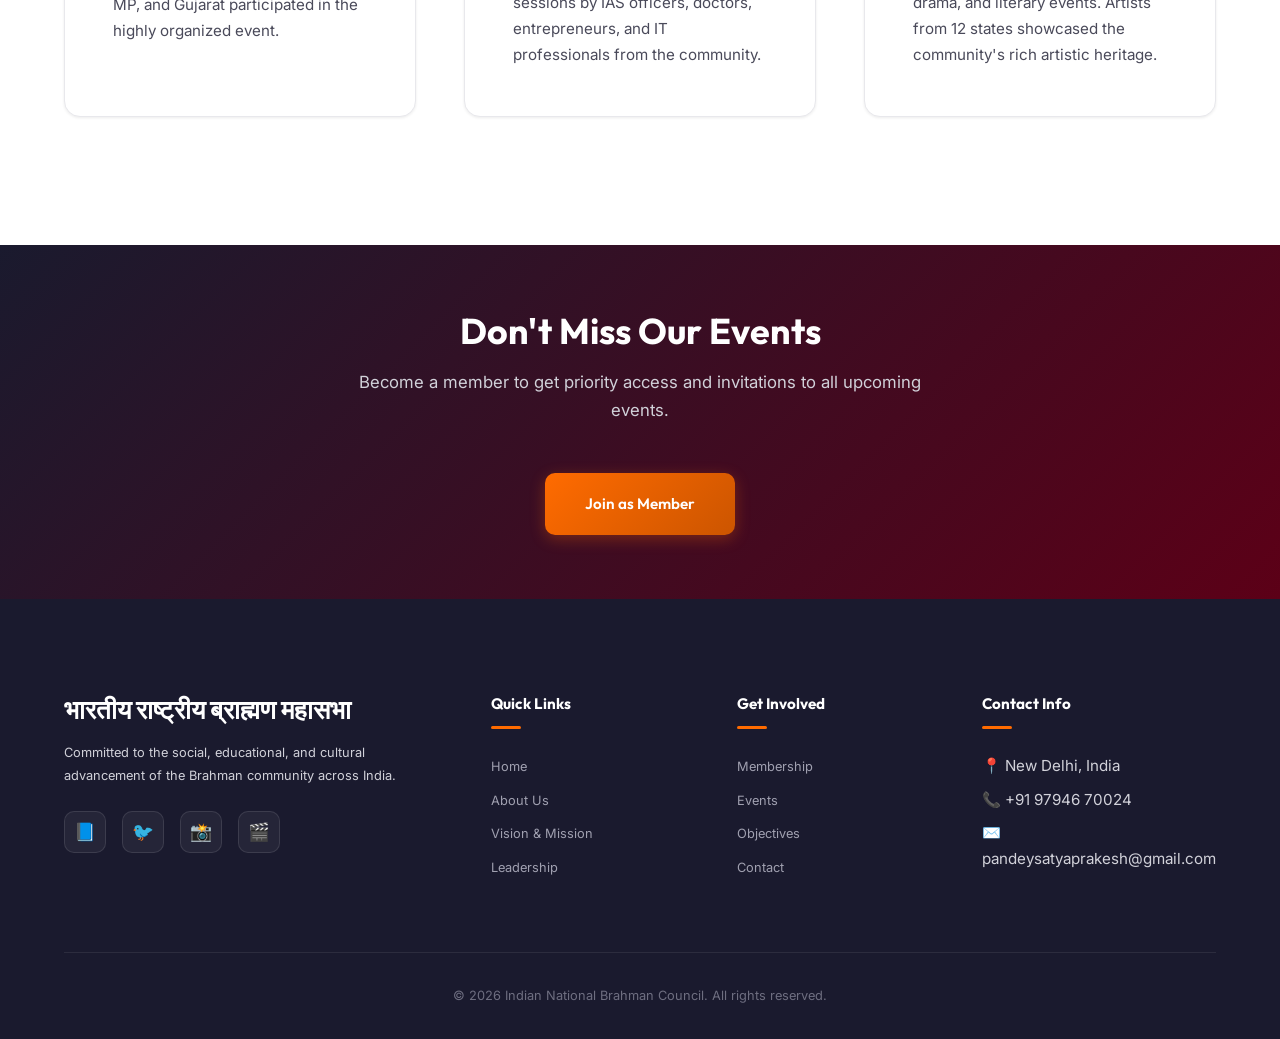
<file: events.html>
<!DOCTYPE html>
<html lang="en">

<head>
    <meta charset="UTF-8">
    <meta name="viewport" content="width=device-width, initial-scale=1.0">
    <title>Events — Indian National Brahman Council</title>
    <meta name="description"
        content="Upcoming and past events organized by Indian National Brahman Council — sammelans, workshops, cultural programs, and more.">
    <link rel="icon" type="image/png" href="images/favicon.png">
    <link rel="stylesheet" href="css/style.css">
</head>

<body>

    <!-- Navigation -->
    <nav class="navbar" id="navbar">
        <div class="container">
            <a href="index.html" class="nav-logo">
                <img src="images/favicon.png" alt="INBC Logo">
                <span>INBC</span>
            </a>
            <div class="nav-links" id="navLinks">
                <a href="index.html">Home</a>
                <a href="about.html">About</a>
                <a href="vision.html">Vision</a>
                <a href="leadership.html">Leadership</a>
                <a href="objectives.html">Objectives</a>
                <a href="membership.html">Membership</a>
                <a href="events.html">Events</a>
                <a href="contact.html">Contact</a>
            </div>
            <button class="nav-toggle" id="navToggle" aria-label="Toggle menu">
                <span></span><span></span><span></span>
            </button>
        </div>
    </nav>
    <div class="nav-overlay" id="navOverlay"></div>

    <!-- Page Header -->
    <section class="page-header">
        <div class="container">
            <div class="breadcrumb">
                <a href="index.html">Home</a>
                <span class="separator">/</span>
                <span>Events</span>
            </div>
            <h1>Events & Programs</h1>
            <p class="hindi" style="font-size:var(--fs-lg); color:var(--gold-light); margin-bottom:var(--space-md);">
                कार्यक्रम एवं आयोजन</p>
            <p>Stay connected with our upcoming programs, sammelans, and cultural celebrations.</p>
            <hr>
        </div>
    </section>

    <!-- Upcoming Events -->
    <section class="section">
        <div class="container">
            <div class="section-header fade-in">
                <span class="subtitle hindi">आगामी कार्यक्रम</span>
                <h2>Upcoming Events</h2>
                <hr class="section-divider">
            </div>
            <div style="display:grid; gap:var(--space-xl); max-width:850px; margin:0 auto;">
                <div class="event-card fade-in">
                    <div class="event-date">
                        <span class="day">15</span>
                        <span class="month">Mar</span>
                    </div>
                    <div class="event-info">
                        <h3>Annual Brahman Sammelan 2026</h3>
                        <div class="event-meta">
                            <span>📍 Vigyan Bhawan, New Delhi</span>
                            <span>🕐 10:00 AM – 5:00 PM</span>
                        </div>
                        <p>The grand annual gathering of Brahman leaders and members from across India. Discussions on
                            community welfare, policy advocacy, and future roadmap. Chief guests include prominent
                            national figures.</p>
                        <a href="contact.html" class="btn btn-primary btn-sm"
                            style="margin-top:var(--space-md);">Register Now</a>
                    </div>
                </div>
                <div class="event-card fade-in">
                    <div class="event-date">
                        <span class="day">22</span>
                        <span class="month">Apr</span>
                    </div>
                    <div class="event-info">
                        <h3>Scholarship Distribution Ceremony</h3>
                        <div class="event-meta">
                            <span>📍 Town Hall, Lucknow</span>
                            <span>🕐 11:00 AM – 2:00 PM</span>
                        </div>
                        <p>Annual scholarship award ceremony felicitating 500+ meritorious students from the Brahman
                            community pursuing higher education in engineering, medicine, law, and humanities.</p>
                        <a href="contact.html" class="btn btn-primary btn-sm"
                            style="margin-top:var(--space-md);">Register Now</a>
                    </div>
                </div>
                <div class="event-card fade-in">
                    <div class="event-date">
                        <span class="day">08</span>
                        <span class="month">May</span>
                    </div>
                    <div class="event-info">
                        <h3>Vedic Literature & Sanskrit Workshop</h3>
                        <div class="event-meta">
                            <span>📍 BHU Campus, Varanasi</span>
                            <span>🕐 9:00 AM – 4:00 PM</span>
                        </div>
                        <p>A three-day immersive workshop on Vedic scriptures, Sanskrit language, and the preservation
                            of ancient knowledge systems. Open to all community members.</p>
                        <a href="contact.html" class="btn btn-primary btn-sm"
                            style="margin-top:var(--space-md);">Register Now</a>
                    </div>
                </div>
                <div class="event-card fade-in">
                    <div class="event-date">
                        <span class="day">20</span>
                        <span class="month">Jun</span>
                    </div>
                    <div class="event-info">
                        <h3>Youth Leadership Summit</h3>
                        <div class="event-meta">
                            <span>📍 India Habitat Centre, Delhi</span>
                            <span>🕐 9:30 AM – 6:00 PM</span>
                        </div>
                        <p>One-day summit for young Brahman professionals and students featuring talks by industry
                            leaders, career workshops, and networking sessions. Age 18-35.</p>
                        <a href="contact.html" class="btn btn-primary btn-sm"
                            style="margin-top:var(--space-md);">Register Now</a>
                    </div>
                </div>
                <div class="event-card fade-in">
                    <div class="event-date">
                        <span class="day">15</span>
                        <span class="month">Aug</span>
                    </div>
                    <div class="event-info">
                        <h3>Community Matrimonial Meet</h3>
                        <div class="event-meta">
                            <span>📍 Jaipur Convention Centre</span>
                            <span>🕐 10:00 AM – 4:00 PM</span>
                        </div>
                        <p>Grand matrimonial event for eligible Brahman men and women. Families from across North India
                            participate. Pre-registration mandatory for verified candidates.</p>
                        <a href="contact.html" class="btn btn-primary btn-sm"
                            style="margin-top:var(--space-md);">Register Now</a>
                    </div>
                </div>
            </div>
        </div>
    </section>

    <!-- Past Events Highlights -->
    <section class="section" style="background:var(--white);">
        <div class="container">
            <div class="section-header fade-in">
                <span class="subtitle hindi">पूर्व आयोजन</span>
                <h2>Past Event Highlights</h2>
                <hr class="section-divider">
            </div>
            <div style="display:grid; grid-template-columns:repeat(auto-fit, minmax(300px,1fr)); gap:var(--space-2xl);">
                <div class="card fade-in">
                    <div class="card-icon">🏟️</div>
                    <h3>Sammelan 2025 — Bhopal</h3>
                    <p>Over 5,000 attendees from 18 states gathered for three days of deliberations, cultural programs,
                        and resolutions on community development. Key resolutions on education and youth were passed.
                    </p>
                </div>
                <div class="card fade-in">
                    <div class="card-icon">📜</div>
                    <h3>Sanskrit Diwas Celebration</h3>
                    <p>National-level Sanskrit Day celebration in Varanasi with scholars, poets, and students. 200+
                        participants engaged in debates, poetry recitals, and Vedic chanting competitions.</p>
                </div>
                <div class="card fade-in">
                    <div class="card-icon">🏥</div>
                    <h3>Mega Health Camp — Patna</h3>
                    <p>Free medical camp providing health check-ups to 3,000+ community members. Eye care, dental,
                        cardiac screening, and Ayurvedic consultations were offered at no cost.</p>
                </div>
                <div class="card fade-in">
                    <div class="card-icon">💍</div>
                    <h3>Matrimonial Meet — Jaipur</h3>
                    <p>Successfully facilitated 150+ matches at the annual matrimonial meet. Families from Rajasthan,
                        UP, MP, and Gujarat participated in the highly organized event.</p>
                </div>
                <div class="card fade-in">
                    <div class="card-icon">👨‍🎓</div>
                    <h3>Career Guidance Workshop</h3>
                    <p>2-day career guidance workshop for 500+ young Brahmans with sessions by IAS officers, doctors,
                        entrepreneurs, and IT professionals from the community.</p>
                </div>
                <div class="card fade-in">
                    <div class="card-icon">🎭</div>
                    <h3>Rangmanch — Cultural Festival</h3>
                    <p>Three-day cultural extravaganza featuring classical music, dance, drama, and literary events.
                        Artists from 12 states showcased the community's rich artistic heritage.</p>
                </div>
            </div>
        </div>
    </section>

    <!-- CTA -->
    <section class="stats">
        <div class="container" style="text-align:center;">
            <h2 class="fade-in" style="font-size:var(--fs-2xl); color:var(--white); margin-bottom:var(--space-md);">
                Don't Miss Our Events
            </h2>
            <p class="fade-in"
                style="font-size:var(--fs-md); color:var(--gray-300); max-width:600px; margin:0 auto var(--space-2xl);">
                Become a member to get priority access and invitations to all upcoming events.
            </p>
            <div class="fade-in">
                <a href="membership.html" class="btn btn-primary btn-lg">Join as Member</a>
            </div>
        </div>
    </section>

    <!-- Footer -->
    <footer class="footer">
        <div class="container">
            <div class="footer-grid">
                <div class="footer-brand">
                    <h3>भारतीय राष्ट्रीय ब्राह्मण महासभा</h3>
                    <p>Committed to the social, educational, and cultural advancement of the Brahman community across
                        India.</p>
                    <div class="footer-social">
                        <a href="#" aria-label="Facebook">📘</a>
                        <a href="#" aria-label="Twitter">🐦</a>
                        <a href="#" aria-label="Instagram">📸</a>
                        <a href="#" aria-label="YouTube">🎬</a>
                    </div>
                </div>
                <div class="footer-column">
                    <h4>Quick Links</h4>
                    <ul>
                        <li><a href="index.html">Home</a></li>
                        <li><a href="about.html">About Us</a></li>
                        <li><a href="vision.html">Vision & Mission</a></li>
                        <li><a href="leadership.html">Leadership</a></li>
                    </ul>
                </div>
                <div class="footer-column">
                    <h4>Get Involved</h4>
                    <ul>
                        <li><a href="membership.html">Membership</a></li>
                        <li><a href="events.html">Events</a></li>
                        <li><a href="objectives.html">Objectives</a></li>
                        <li><a href="contact.html">Contact</a></li>
                    </ul>
                </div>
                <div class="footer-column">
                    <h4>Contact Info</h4>
                    <ul>
                        <li>📍 New Delhi, India</li>
                        <li>📞 +91 97946 70024</li>
                        <li>✉️ pandeysatyaprakesh@gmail.com</li>
                    </ul>
                </div>
            </div>
            <div class="footer-bottom">
                <p>&copy; 2026 Indian National Brahman Council. All rights reserved.</p>
            </div>
        </div>
    </footer>

    <script src="js/main.js"></script>
</body>

</html>
</file>
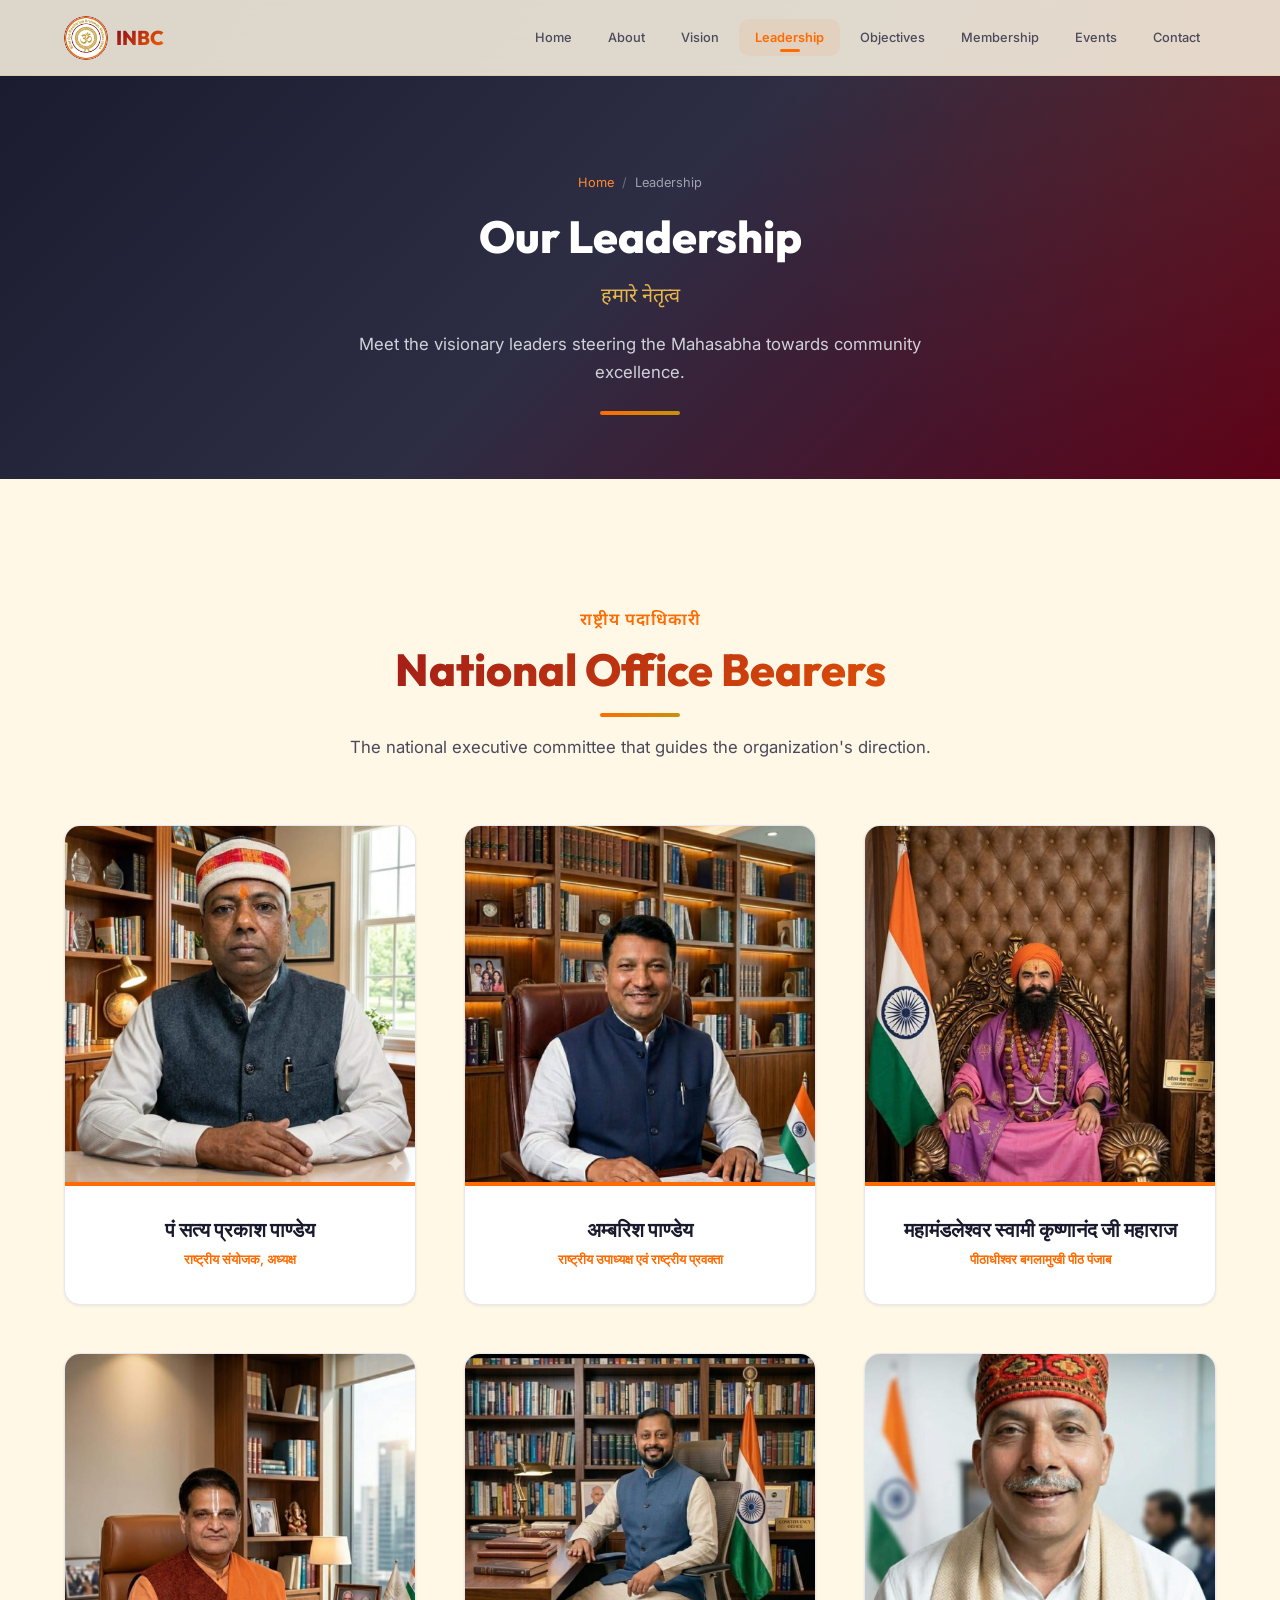
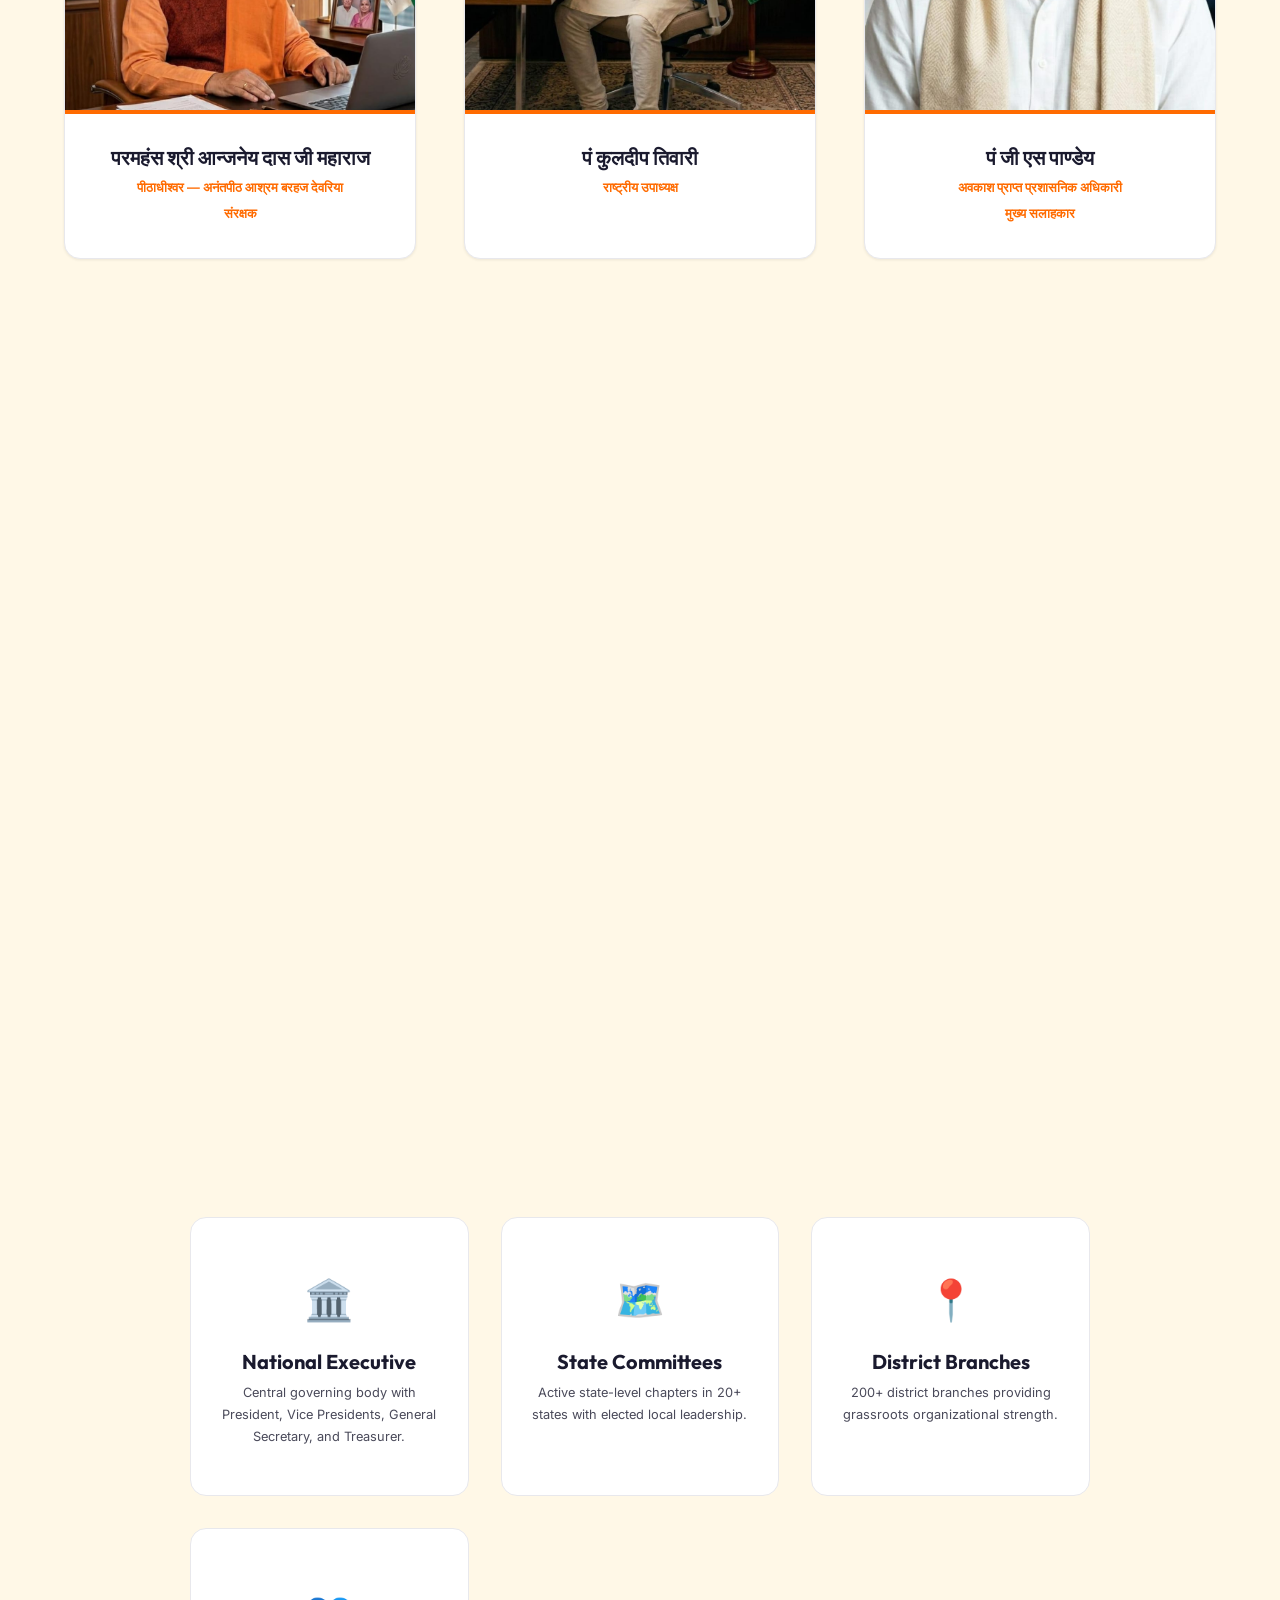
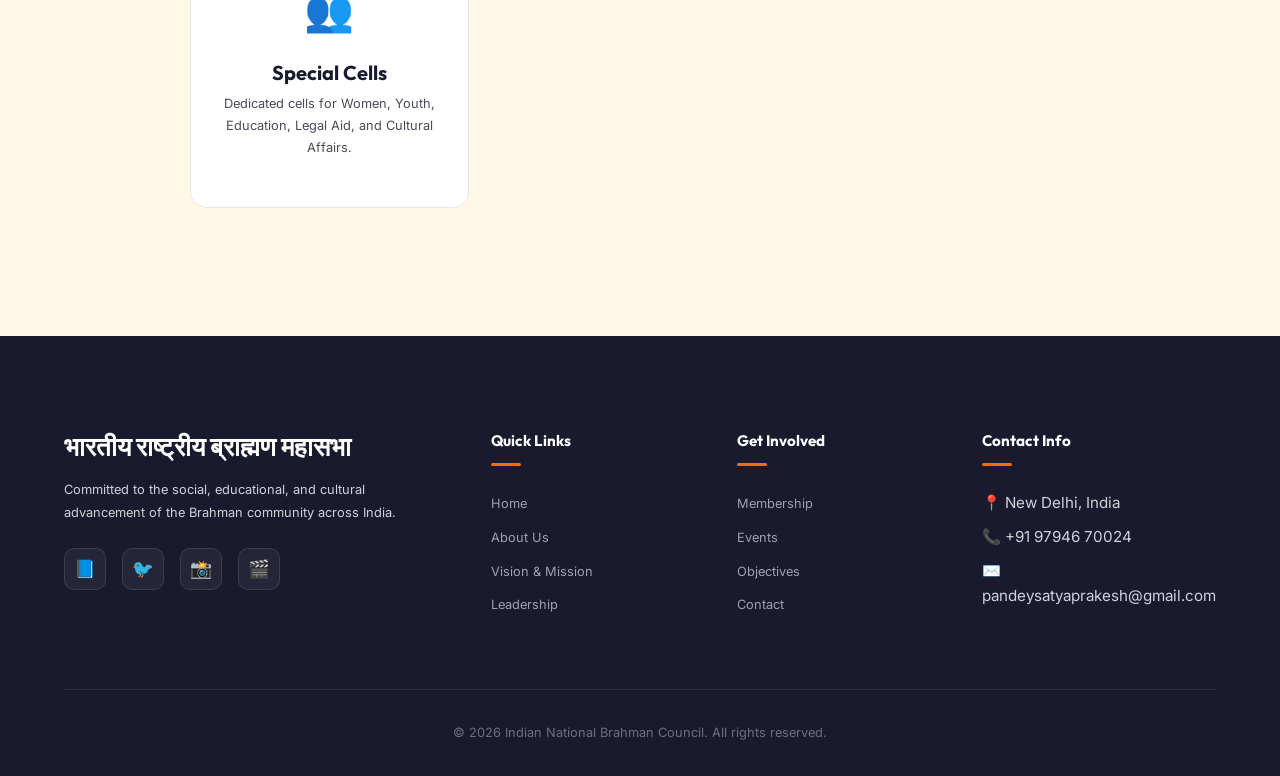
<file: leadership.html>
<!DOCTYPE html>
<html lang="en">

<head>
    <meta charset="UTF-8">
    <meta name="viewport" content="width=device-width, initial-scale=1.0">
    <title>Leadership — Indian National Brahman Council</title>
    <meta name="description"
        content="Meet the dedicated leaders and office bearers of Indian National Brahman Council at national, state, and district levels.">
    <link rel="icon" type="image/png" href="images/favicon.png">
    <link rel="stylesheet" href="css/style.css">
</head>

<body>

    <!-- Navigation -->
    <nav class="navbar" id="navbar">
        <div class="container">
            <a href="index.html" class="nav-logo">
                <img src="images/favicon.png" alt="INBC Logo">
                <span>INBC</span>
            </a>
            <div class="nav-links" id="navLinks">
                <a href="index.html">Home</a>
                <a href="about.html">About</a>
                <a href="vision.html">Vision</a>
                <a href="leadership.html">Leadership</a>
                <a href="objectives.html">Objectives</a>
                <a href="membership.html">Membership</a>
                <a href="events.html">Events</a>
                <a href="contact.html">Contact</a>
            </div>
            <button class="nav-toggle" id="navToggle" aria-label="Toggle menu">
                <span></span><span></span><span></span>
            </button>
        </div>
    </nav>
    <div class="nav-overlay" id="navOverlay"></div>

    <!-- Page Header -->
    <section class="page-header">
        <div class="container">
            <div class="breadcrumb">
                <a href="index.html">Home</a>
                <span class="separator">/</span>
                <span>Leadership</span>
            </div>
            <h1>Our Leadership</h1>
            <p class="hindi" style="font-size:var(--fs-lg); color:var(--gold-light); margin-bottom:var(--space-md);">
                हमारे नेतृत्व</p>
            <p>Meet the visionary leaders steering the Mahasabha towards community excellence.</p>
            <hr>
        </div>
    </section>

    <!-- Leadership -->
    <section class="section">
        <div class="container">
            <div class="section-header fade-in">
                <span class="subtitle hindi">राष्ट्रीय पदाधिकारी</span>
                <h2>National Office Bearers</h2>
                <hr class="section-divider">
                <p>The national executive committee that guides the organization's direction.</p>
            </div>
            <div class="team-grid">
                <div class="team-card fade-in">
                    <img src="images/satya_prakash.jpeg" alt="पं सत्य प्रकाश पाण्डेय" class="team-card-img">
                    <div class="team-card-body">
                        <h3>पं सत्य प्रकाश पाण्डेय</h3>
                        <span class="designation">राष्ट्रीय संयोजक, अध्यक्ष</span>
                    </div>
                </div>
                <div class="team-card fade-in">
                    <img src="images/ambarish.jpeg" alt="अम्बरिश पाण्डेय" class="team-card-img">
                    <div class="team-card-body">
                        <h3>अम्बरिश पाण्डेय</h3>
                        <span class="designation">राष्ट्रीय उपाध्यक्ष एवं राष्ट्रीय प्रवक्ता</span>
                    </div>
                </div>
                <div class="team-card fade-in">
                    <img src="images/krishnanand.jpeg" alt="महामंडलेश्वर स्वामी कृष्णानंद जी महाराज"
                        class="team-card-img">
                    <div class="team-card-body">
                        <h3>महामंडलेश्वर स्वामी कृष्णानंद जी महाराज</h3>
                        <span class="designation">पीठाधीश्वर बगलामुखी पीठ पंजाब</span>
                    </div>
                </div>
                <div class="team-card fade-in">
                    <img src="images/paramhans.jpeg" alt="परमहंस श्री आन्जनेय दास जी महाराज" class="team-card-img">
                    <div class="team-card-body">
                        <h3>परमहंस श्री आन्जनेय दास जी महाराज</h3>
                        <span class="designation">पीठाधीश्वर — अनंतपीठ आश्रम बरहज देवरिया<br>संरक्षक</span>
                    </div>
                </div>
                <div class="team-card fade-in">
                    <img src="images/kuldeep.jpeg" alt="पं कुलदीप तिवारी" class="team-card-img">
                    <div class="team-card-body">
                        <h3>पं कुलदीप तिवारी</h3>
                        <span class="designation">राष्ट्रीय उपाध्यक्ष</span>
                    </div>
                </div>
                <div class="team-card fade-in">
                    <img src="images/gs_pandey.jpeg" alt="पं जी एस पाण्डेय" class="team-card-img">
                    <div class="team-card-body">
                        <h3>पं जी एस पाण्डेय</h3>
                        <span class="designation">अवकाश प्राप्त प्रशासनिक अधिकारी<br>मुख्य सलाहकार</span>
                    </div>
                </div>
                <div class="team-card fade-in">
                    <img src="images/teerath.jpeg" alt="पं. तीरथ राज मिश्रा" class="team-card-img">
                    <div class="team-card-body">
                        <h3>पं. तीरथ राज मिश्रा</h3>
                        <span class="designation">राष्ट्रीय उपाध्यक्ष</span>
                    </div>
                </div>
                <div class="team-card fade-in">
                    <img src="images/manoj.jpeg" alt="पं. मनोज कुमार तिवारी" class="team-card-img">
                    <div class="team-card-body">
                        <h3>पं. मनोज कुमार तिवारी</h3>
                        <span class="designation">राष्ट्रीय महामंत्री</span>
                    </div>
                </div>
            </div>
        </div>
    </section>

    <!-- Organizational Structure -->
    <section class="section">
        <div class="container">
            <div class="section-header fade-in">
                <span class="subtitle hindi">संगठन संरचना</span>
                <h2>Organizational Structure</h2>
                <hr class="section-divider">
            </div>
            <div
                style="display:grid; grid-template-columns:repeat(auto-fit, minmax(220px,1fr)); gap:var(--space-xl); max-width:900px; margin:0 auto;">
                <div class="value-card fade-in">
                    <div class="value-icon">🏛️</div>
                    <h4>National Executive</h4>
                    <p>Central governing body with President, Vice Presidents, General Secretary, and Treasurer.</p>
                </div>
                <div class="value-card fade-in">
                    <div class="value-icon">🗺️</div>
                    <h4>State Committees</h4>
                    <p>Active state-level chapters in 20+ states with elected local leadership.</p>
                </div>
                <div class="value-card fade-in">
                    <div class="value-icon">📍</div>
                    <h4>District Branches</h4>
                    <p>200+ district branches providing grassroots organizational strength.</p>
                </div>
                <div class="value-card fade-in">
                    <div class="value-icon">👥</div>
                    <h4>Special Cells</h4>
                    <p>Dedicated cells for Women, Youth, Education, Legal Aid, and Cultural Affairs.</p>
                </div>
            </div>
        </div>
    </section>

    <!-- Footer -->
    <footer class="footer">
        <div class="container">
            <div class="footer-grid">
                <div class="footer-brand">
                    <h3>भारतीय राष्ट्रीय ब्राह्मण महासभा</h3>
                    <p>Committed to the social, educational, and cultural advancement of the Brahman community across
                        India.</p>
                    <div class="footer-social">
                        <a href="#" aria-label="Facebook">📘</a>
                        <a href="#" aria-label="Twitter">🐦</a>
                        <a href="#" aria-label="Instagram">📸</a>
                        <a href="#" aria-label="YouTube">🎬</a>
                    </div>
                </div>
                <div class="footer-column">
                    <h4>Quick Links</h4>
                    <ul>
                        <li><a href="index.html">Home</a></li>
                        <li><a href="about.html">About Us</a></li>
                        <li><a href="vision.html">Vision & Mission</a></li>
                        <li><a href="leadership.html">Leadership</a></li>
                    </ul>
                </div>
                <div class="footer-column">
                    <h4>Get Involved</h4>
                    <ul>
                        <li><a href="membership.html">Membership</a></li>
                        <li><a href="events.html">Events</a></li>
                        <li><a href="objectives.html">Objectives</a></li>
                        <li><a href="contact.html">Contact</a></li>
                    </ul>
                </div>
                <div class="footer-column">
                    <h4>Contact Info</h4>
                    <ul>
                        <li>📍 New Delhi, India</li>
                        <li>📞 +91 97946 70024</li>
                        <li>✉️ pandeysatyaprakesh@gmail.com</li>
                    </ul>
                </div>
            </div>
            <div class="footer-bottom">
                <p>&copy; 2026 Indian National Brahman Council. All rights reserved.</p>
            </div>
        </div>
    </footer>

    <script src="js/main.js"></script>
</body>

</html>
</file>
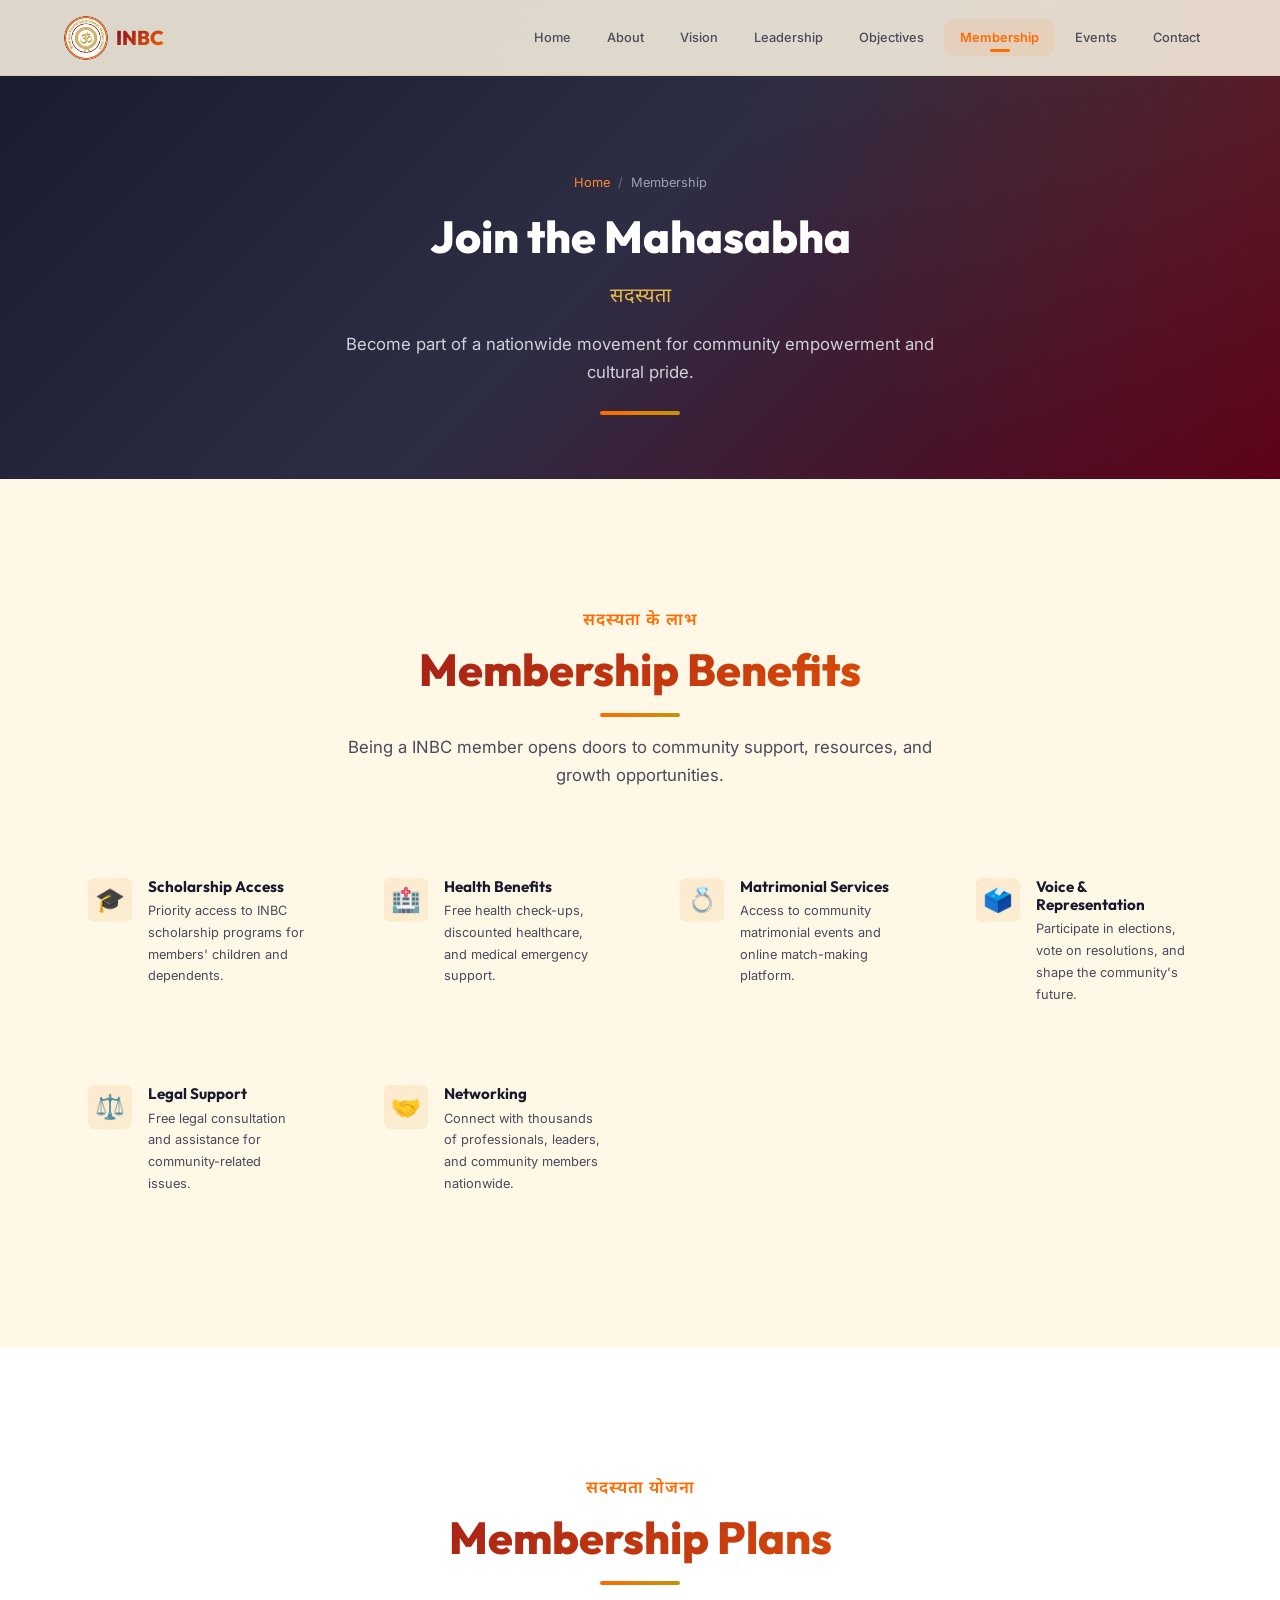
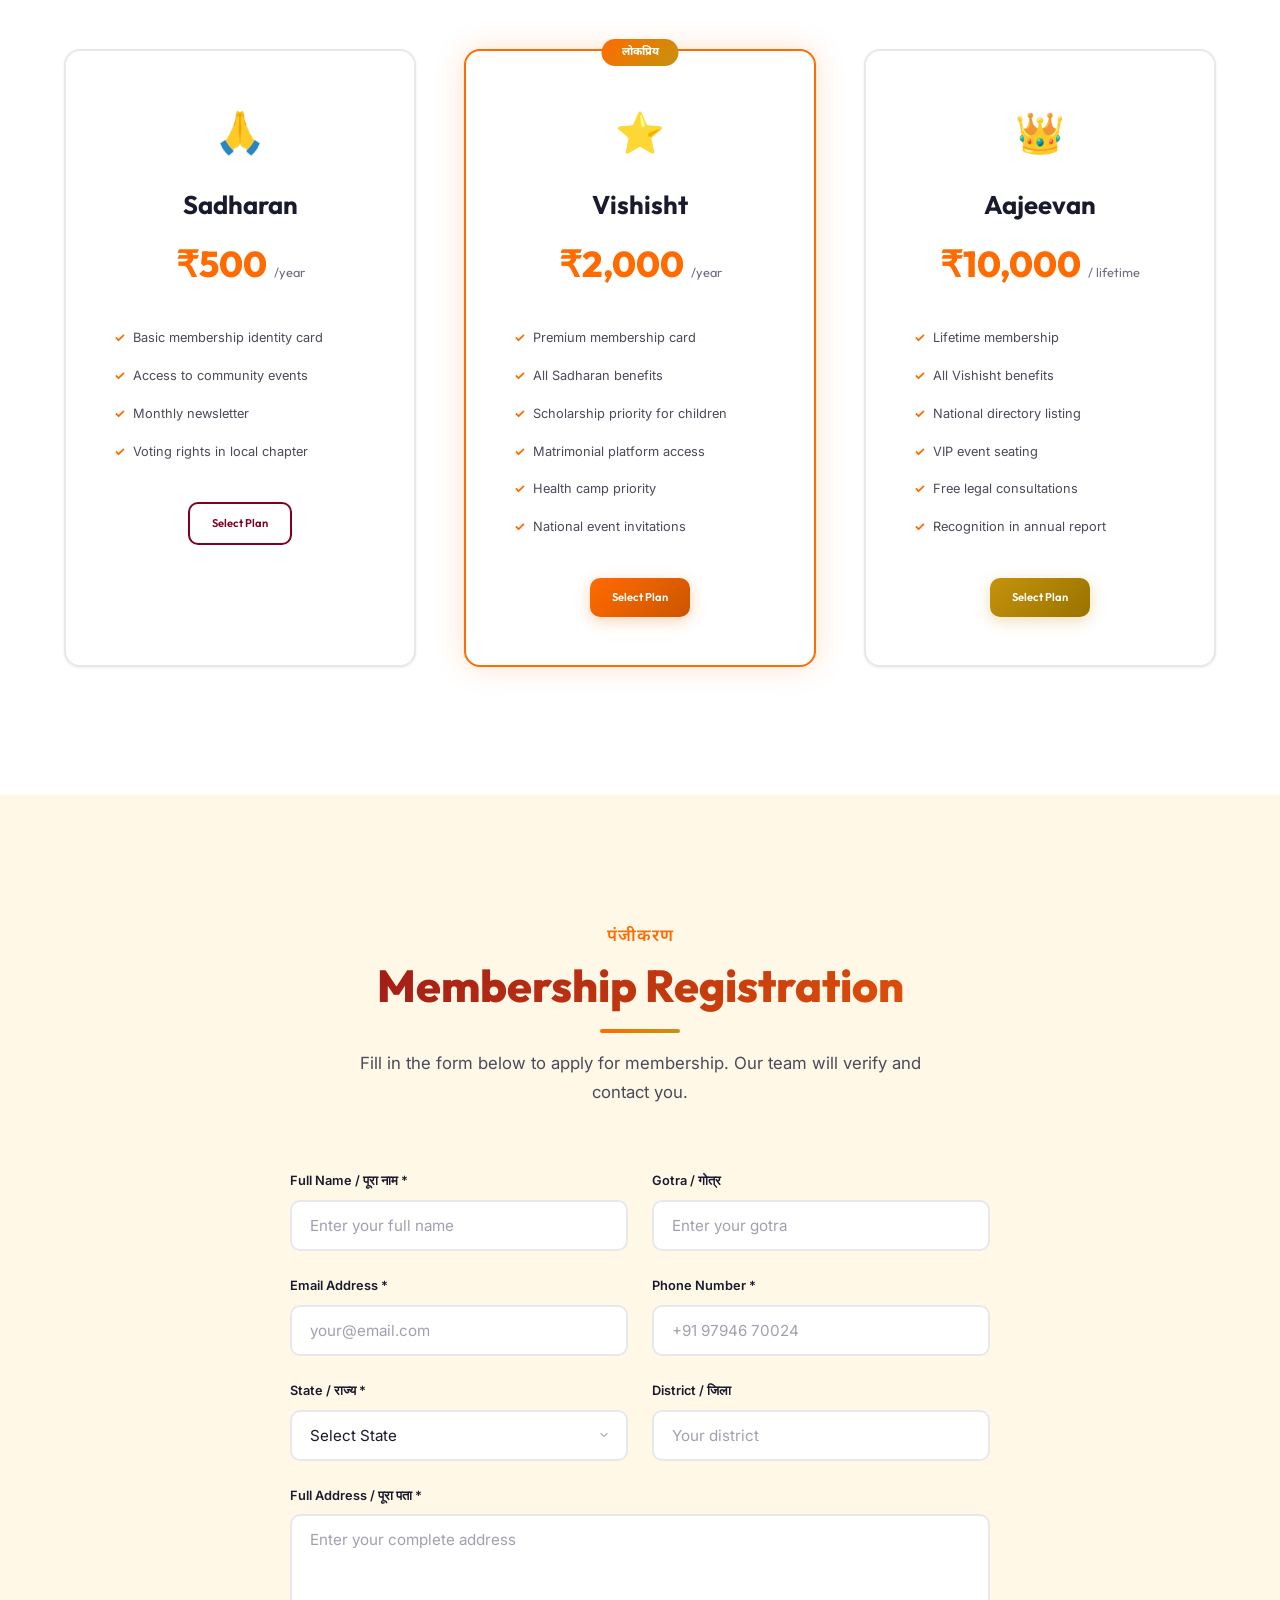
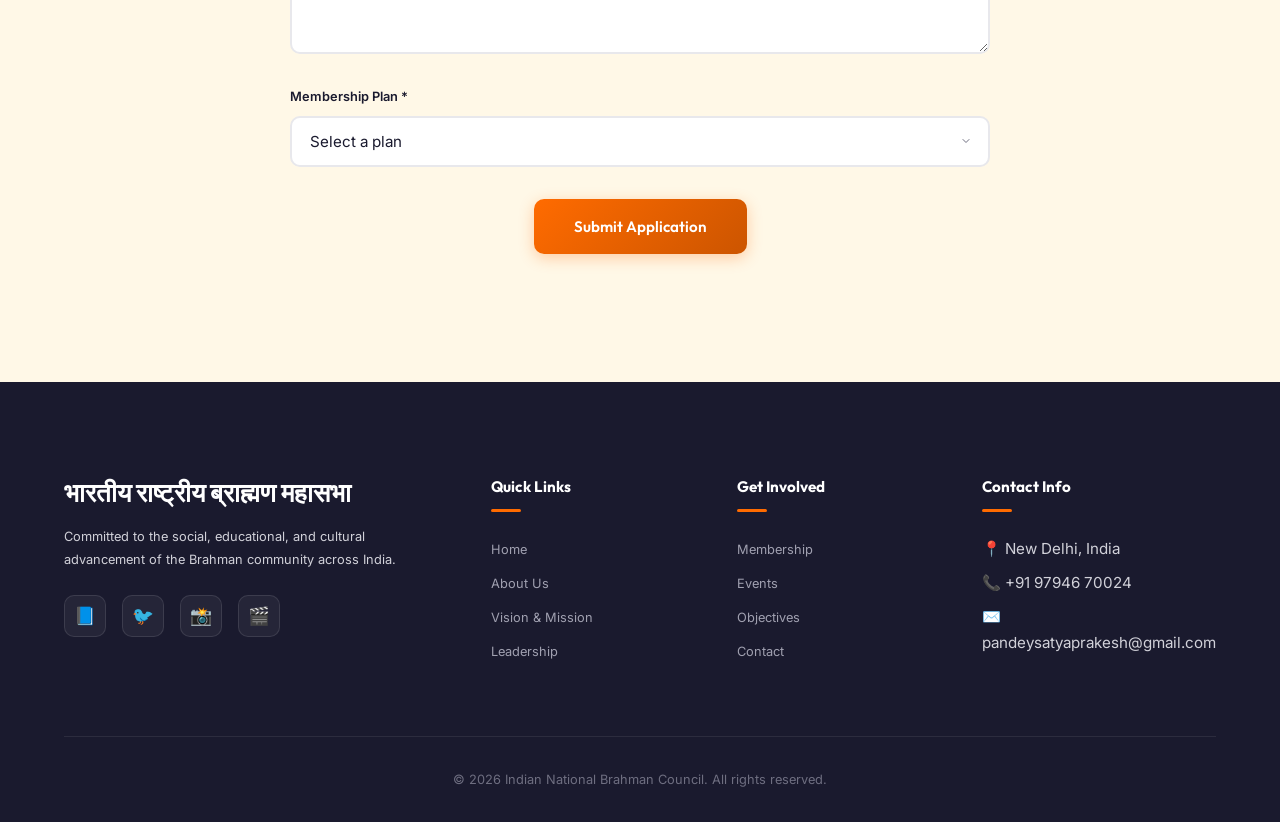
<file: membership.html>
<!DOCTYPE html>
<html lang="en">

<head>
    <meta charset="UTF-8">
    <meta name="viewport" content="width=device-width, initial-scale=1.0">
    <title>Membership — Indian National Brahman Council</title>
    <meta name="description"
        content="Join Indian National Brahman Council — explore membership tiers, benefits, and register online.">
    <link rel="icon" type="image/png" href="images/favicon.png">
    <link rel="stylesheet" href="css/style.css">
</head>

<body>

    <!-- Navigation -->
    <nav class="navbar" id="navbar">
        <div class="container">
            <a href="index.html" class="nav-logo">
                <img src="images/favicon.png" alt="INBC Logo">
                <span>INBC</span>
            </a>
            <div class="nav-links" id="navLinks">
                <a href="index.html">Home</a>
                <a href="about.html">About</a>
                <a href="vision.html">Vision</a>
                <a href="leadership.html">Leadership</a>
                <a href="objectives.html">Objectives</a>
                <a href="membership.html">Membership</a>
                <a href="events.html">Events</a>
                <a href="contact.html">Contact</a>
            </div>
            <button class="nav-toggle" id="navToggle" aria-label="Toggle menu">
                <span></span><span></span><span></span>
            </button>
        </div>
    </nav>
    <div class="nav-overlay" id="navOverlay"></div>

    <!-- Page Header -->
    <section class="page-header">
        <div class="container">
            <div class="breadcrumb">
                <a href="index.html">Home</a>
                <span class="separator">/</span>
                <span>Membership</span>
            </div>
            <h1>Join the Mahasabha</h1>
            <p class="hindi" style="font-size:var(--fs-lg); color:var(--gold-light); margin-bottom:var(--space-md);">
                सदस्यता</p>
            <p>Become part of a nationwide movement for community empowerment and cultural pride.</p>
            <hr>
        </div>
    </section>

    <!-- Benefits Section -->
    <section class="section">
        <div class="container">
            <div class="section-header fade-in">
                <span class="subtitle hindi">सदस्यता के लाभ</span>
                <h2>Membership Benefits</h2>
                <hr class="section-divider">
                <p>Being a INBC member opens doors to community support, resources, and growth opportunities.</p>
            </div>
            <div class="benefits-grid">
                <div class="benefit-item fade-in">
                    <div class="benefit-icon">🎓</div>
                    <div class="benefit-text">
                        <h4>Scholarship Access</h4>
                        <p>Priority access to INBC scholarship programs for members' children and dependents.</p>
                    </div>
                </div>
                <div class="benefit-item fade-in">
                    <div class="benefit-icon">🏥</div>
                    <div class="benefit-text">
                        <h4>Health Benefits</h4>
                        <p>Free health check-ups, discounted healthcare, and medical emergency support.</p>
                    </div>
                </div>
                <div class="benefit-item fade-in">
                    <div class="benefit-icon">💍</div>
                    <div class="benefit-text">
                        <h4>Matrimonial Services</h4>
                        <p>Access to community matrimonial events and online match-making platform.</p>
                    </div>
                </div>
                <div class="benefit-item fade-in">
                    <div class="benefit-icon">🗳️</div>
                    <div class="benefit-text">
                        <h4>Voice & Representation</h4>
                        <p>Participate in elections, vote on resolutions, and shape the community's future.</p>
                    </div>
                </div>
                <div class="benefit-item fade-in">
                    <div class="benefit-icon">⚖️</div>
                    <div class="benefit-text">
                        <h4>Legal Support</h4>
                        <p>Free legal consultation and assistance for community-related issues.</p>
                    </div>
                </div>
                <div class="benefit-item fade-in">
                    <div class="benefit-icon">🤝</div>
                    <div class="benefit-text">
                        <h4>Networking</h4>
                        <p>Connect with thousands of professionals, leaders, and community members nationwide.</p>
                    </div>
                </div>
            </div>
        </div>
    </section>

    <!-- Membership Tiers -->
    <section class="section" style="background:var(--white);">
        <div class="container">
            <div class="section-header fade-in">
                <span class="subtitle hindi">सदस्यता योजना</span>
                <h2>Membership Plans</h2>
                <hr class="section-divider">
            </div>
            <div class="tier-grid">
                <div class="tier-card fade-in">
                    <div class="tier-icon">🙏</div>
                    <div class="tier-name">Sadharan</div>
                    <div class="tier-price">₹500 <span>/year</span></div>
                    <ul class="tier-features">
                        <li>Basic membership identity card</li>
                        <li>Access to community events</li>
                        <li>Monthly newsletter</li>
                        <li>Voting rights in local chapter</li>
                    </ul>
                    <a href="#join-form" class="btn btn-secondary btn-sm">Select Plan</a>
                </div>
                <div class="tier-card featured fade-in">
                    <div class="tier-icon">⭐</div>
                    <div class="tier-name">Vishisht</div>
                    <div class="tier-price">₹2,000 <span>/year</span></div>
                    <ul class="tier-features">
                        <li>Premium membership card</li>
                        <li>All Sadharan benefits</li>
                        <li>Scholarship priority for children</li>
                        <li>Matrimonial platform access</li>
                        <li>Health camp priority</li>
                        <li>National event invitations</li>
                    </ul>
                    <a href="#join-form" class="btn btn-primary btn-sm">Select Plan</a>
                </div>
                <div class="tier-card fade-in">
                    <div class="tier-icon">👑</div>
                    <div class="tier-name">Aajeevan</div>
                    <div class="tier-price">₹10,000 <span>/ lifetime</span></div>
                    <ul class="tier-features">
                        <li>Lifetime membership</li>
                        <li>All Vishisht benefits</li>
                        <li>National directory listing</li>
                        <li>VIP event seating</li>
                        <li>Free legal consultations</li>
                        <li>Recognition in annual report</li>
                    </ul>
                    <a href="#join-form" class="btn btn-gold btn-sm">Select Plan</a>
                </div>
            </div>
        </div>
    </section>

    <!-- Join Form -->
    <section class="section" id="join-form">
        <div class="container">
            <div class="section-header fade-in">
                <span class="subtitle hindi">पंजीकरण</span>
                <h2>Membership Registration</h2>
                <hr class="section-divider">
                <p>Fill in the form below to apply for membership. Our team will verify and contact you.</p>
            </div>
            <div style="max-width:700px; margin:0 auto;">
                <form data-validate class="fade-in">
                    <div class="form-row">
                        <div class="form-group">
                            <label for="mem-name">Full Name / पूरा नाम *</label>
                            <input type="text" id="mem-name" class="form-control" placeholder="Enter your full name"
                                required>
                        </div>
                        <div class="form-group">
                            <label for="mem-gotra">Gotra / गोत्र</label>
                            <input type="text" id="mem-gotra" class="form-control" placeholder="Enter your gotra">
                        </div>
                    </div>
                    <div class="form-row">
                        <div class="form-group">
                            <label for="mem-email">Email Address *</label>
                            <input type="email" id="mem-email" class="form-control" placeholder="your@email.com"
                                required>
                        </div>
                        <div class="form-group">
                            <label for="mem-phone">Phone Number *</label>
                            <input type="tel" id="mem-phone" class="form-control" placeholder="+91 97946 70024"
                                required>
                        </div>
                    </div>
                    <div class="form-row">
                        <div class="form-group">
                            <label for="mem-state">State / राज्य *</label>
                            <select id="mem-state" class="form-control" required>
                                <option value="">Select State</option>
                                <option>Uttar Pradesh</option>
                                <option>Madhya Pradesh</option>
                                <option>Bihar</option>
                                <option>Rajasthan</option>
                                <option>Maharashtra</option>
                                <option>Gujarat</option>
                                <option>Karnataka</option>
                                <option>Tamil Nadu</option>
                                <option>Delhi</option>
                                <option>Haryana</option>
                                <option>Uttarakhand</option>
                                <option>Jharkhand</option>
                                <option>West Bengal</option>
                                <option>Odisha</option>
                                <option>Other</option>
                            </select>
                        </div>
                        <div class="form-group">
                            <label for="mem-district">District / जिला</label>
                            <input type="text" id="mem-district" class="form-control" placeholder="Your district">
                        </div>
                    </div>
                    <div class="form-group">
                        <label for="mem-address">Full Address / पूरा पता *</label>
                        <textarea id="mem-address" class="form-control" rows="3"
                            placeholder="Enter your complete address" required></textarea>
                    </div>
                    <div class="form-group">
                        <label for="mem-tier">Membership Plan *</label>
                        <select id="mem-tier" class="form-control" required>
                            <option value="">Select a plan</option>
                            <option>Sadharan (₹500/year)</option>
                            <option>Vishisht (₹2,000/year)</option>
                            <option>Aajeevan (₹10,000/lifetime)</option>
                        </select>
                    </div>
                    <div class="text-center mt-2">
                        <button type="submit" class="btn btn-primary btn-lg">Submit Application</button>
                    </div>
                </form>
            </div>
        </div>
    </section>

    <!-- Footer -->
    <footer class="footer">
        <div class="container">
            <div class="footer-grid">
                <div class="footer-brand">
                    <h3>भारतीय राष्ट्रीय ब्राह्मण महासभा</h3>
                    <p>Committed to the social, educational, and cultural advancement of the Brahman community across
                        India.</p>
                    <div class="footer-social">
                        <a href="#" aria-label="Facebook">📘</a>
                        <a href="#" aria-label="Twitter">🐦</a>
                        <a href="#" aria-label="Instagram">📸</a>
                        <a href="#" aria-label="YouTube">🎬</a>
                    </div>
                </div>
                <div class="footer-column">
                    <h4>Quick Links</h4>
                    <ul>
                        <li><a href="index.html">Home</a></li>
                        <li><a href="about.html">About Us</a></li>
                        <li><a href="vision.html">Vision & Mission</a></li>
                        <li><a href="leadership.html">Leadership</a></li>
                    </ul>
                </div>
                <div class="footer-column">
                    <h4>Get Involved</h4>
                    <ul>
                        <li><a href="membership.html">Membership</a></li>
                        <li><a href="events.html">Events</a></li>
                        <li><a href="objectives.html">Objectives</a></li>
                        <li><a href="contact.html">Contact</a></li>
                    </ul>
                </div>
                <div class="footer-column">
                    <h4>Contact Info</h4>
                    <ul>
                        <li>📍 New Delhi, India</li>
                        <li>📞 +91 97946 70024</li>
                        <li>✉️ pandeysatyaprakesh@gmail.com</li>
                    </ul>
                </div>
            </div>
            <div class="footer-bottom">
                <p>&copy; 2026 Indian National Brahman Council. All rights reserved.</p>
            </div>
        </div>
    </footer>

    <script src="js/main.js"></script>
</body>

</html>
</file>
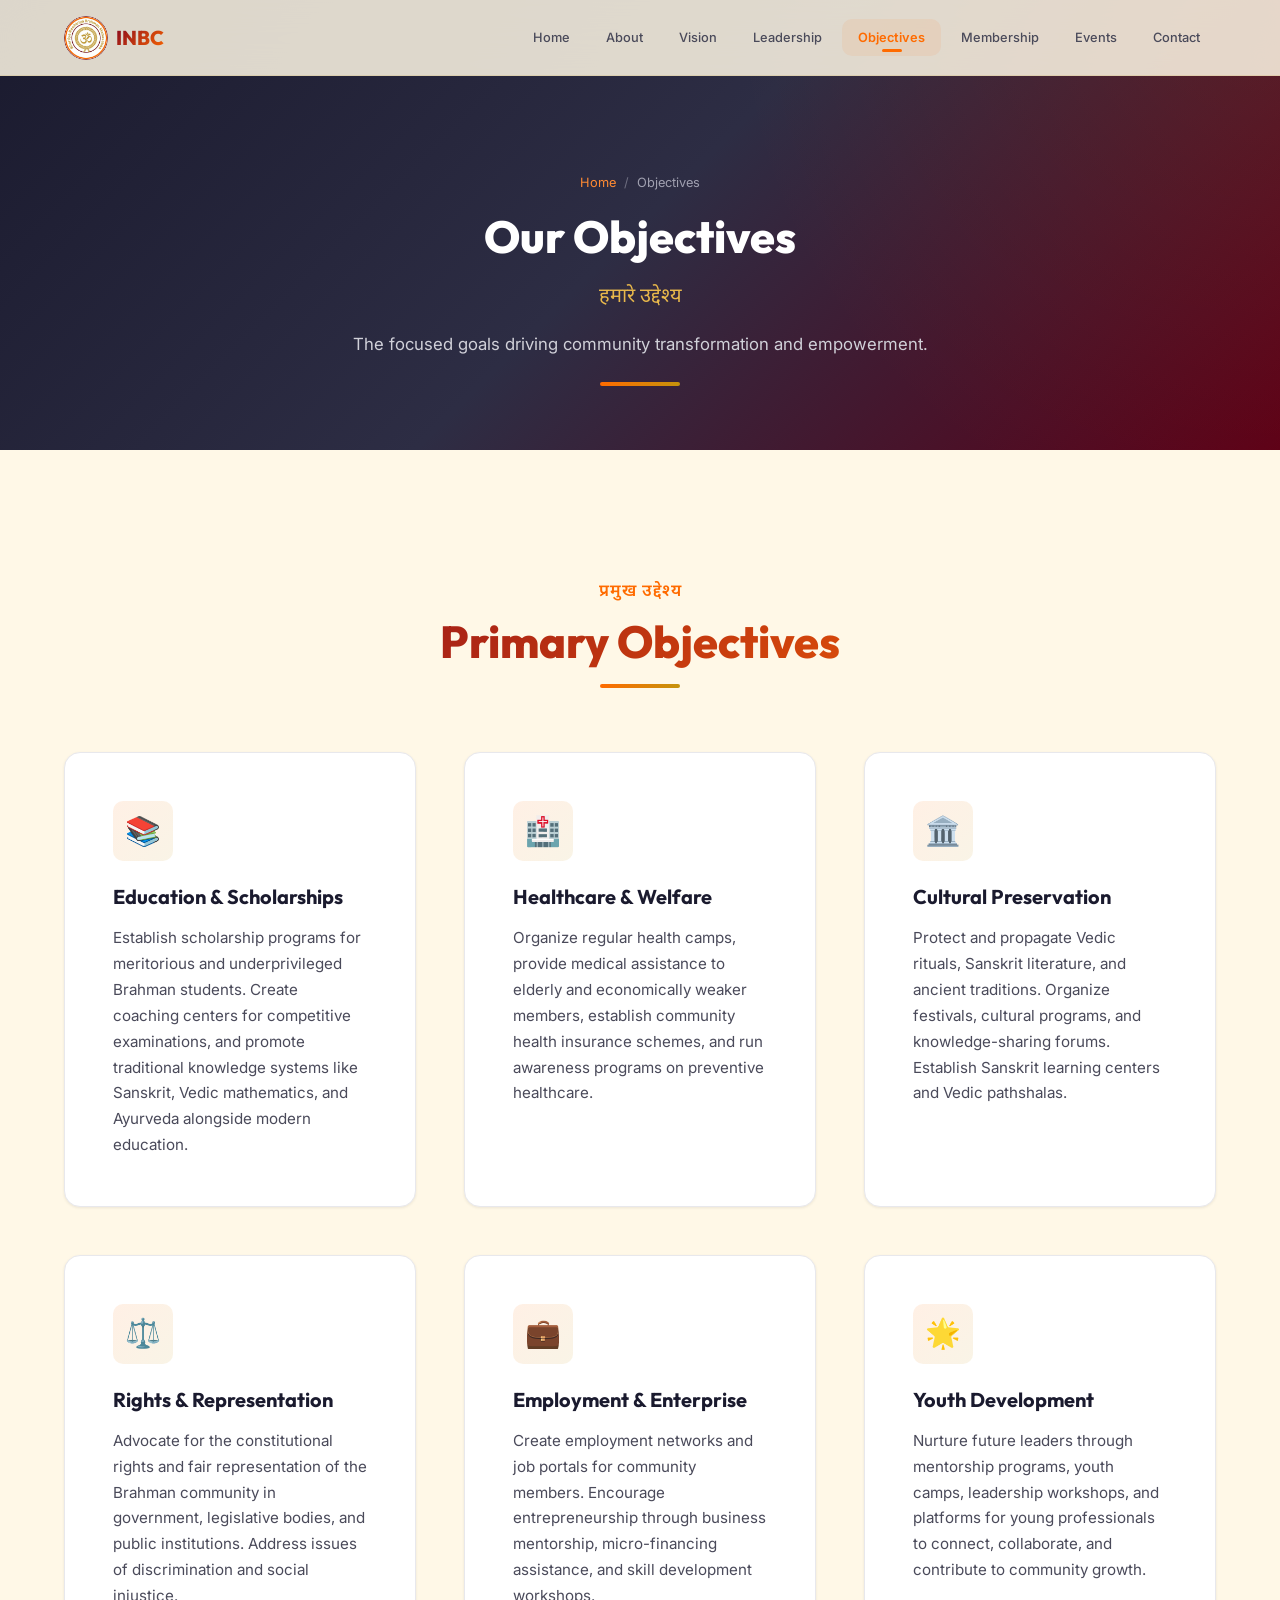
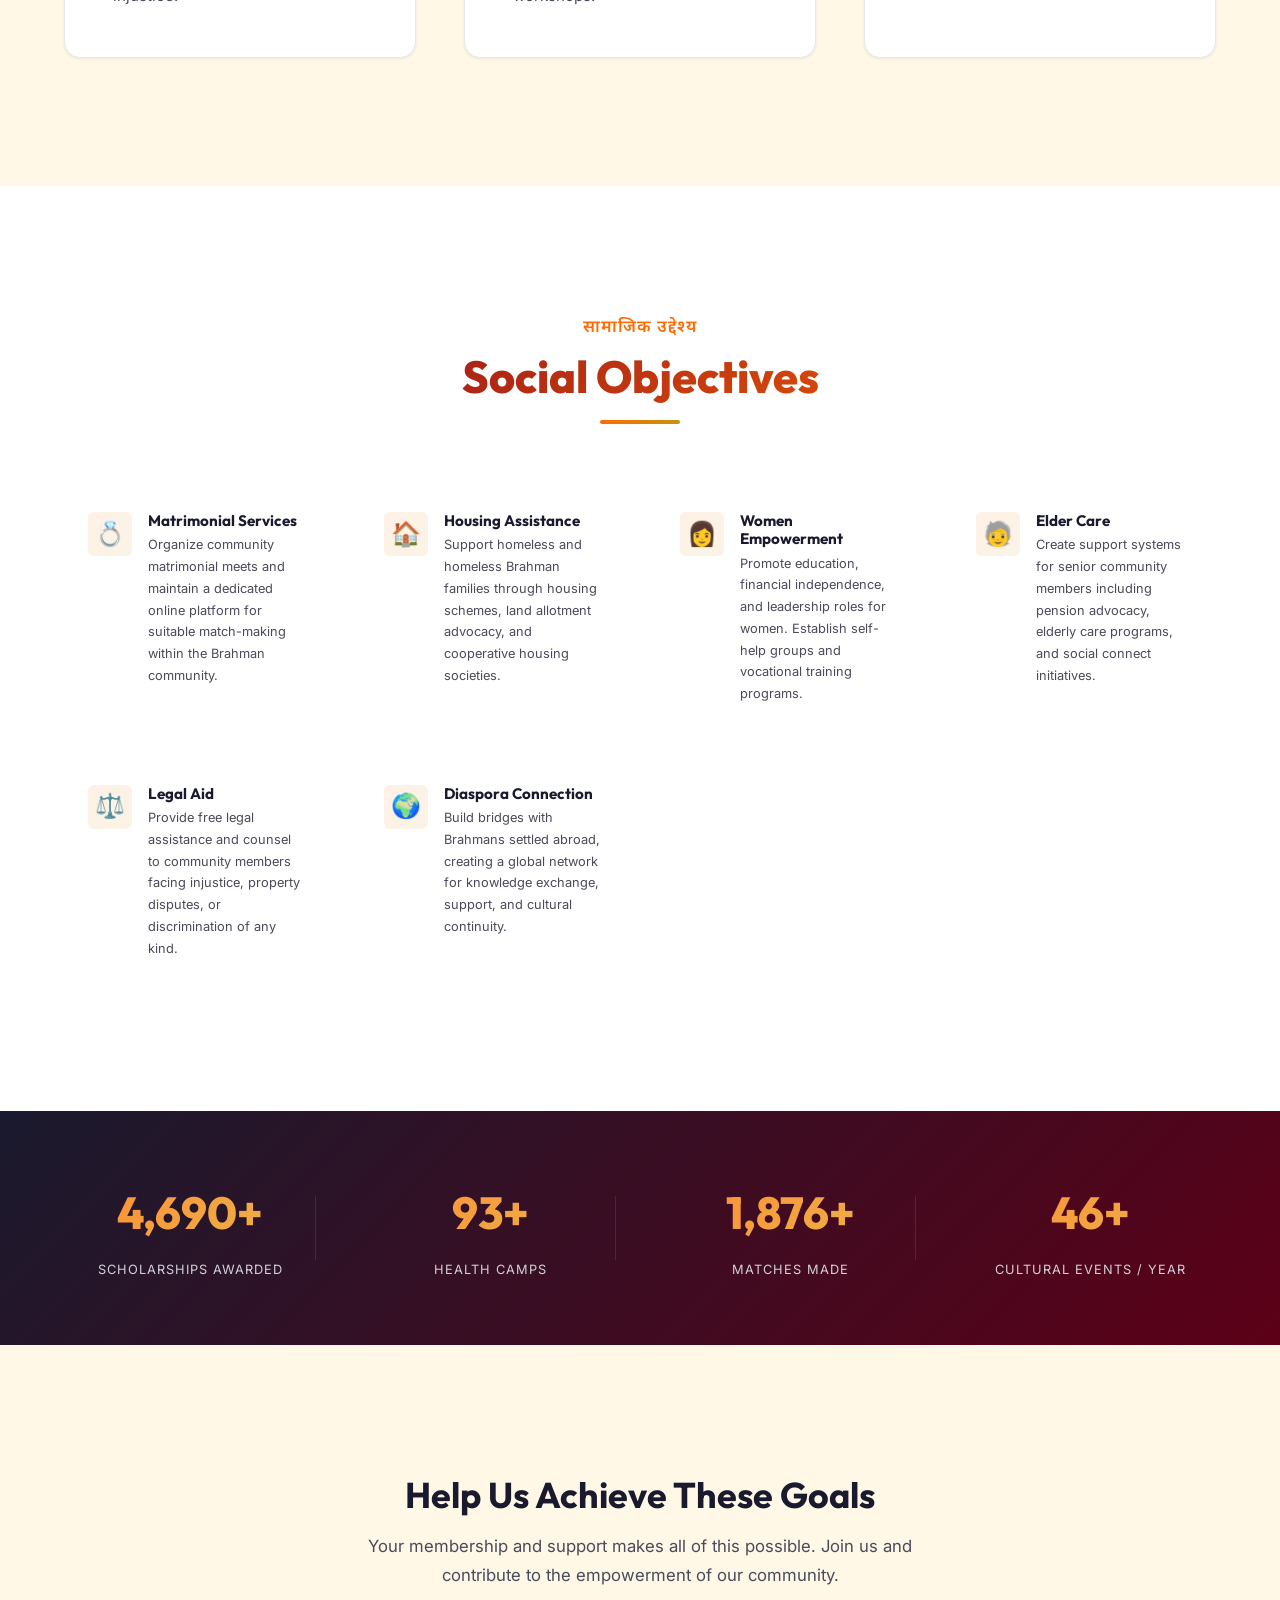
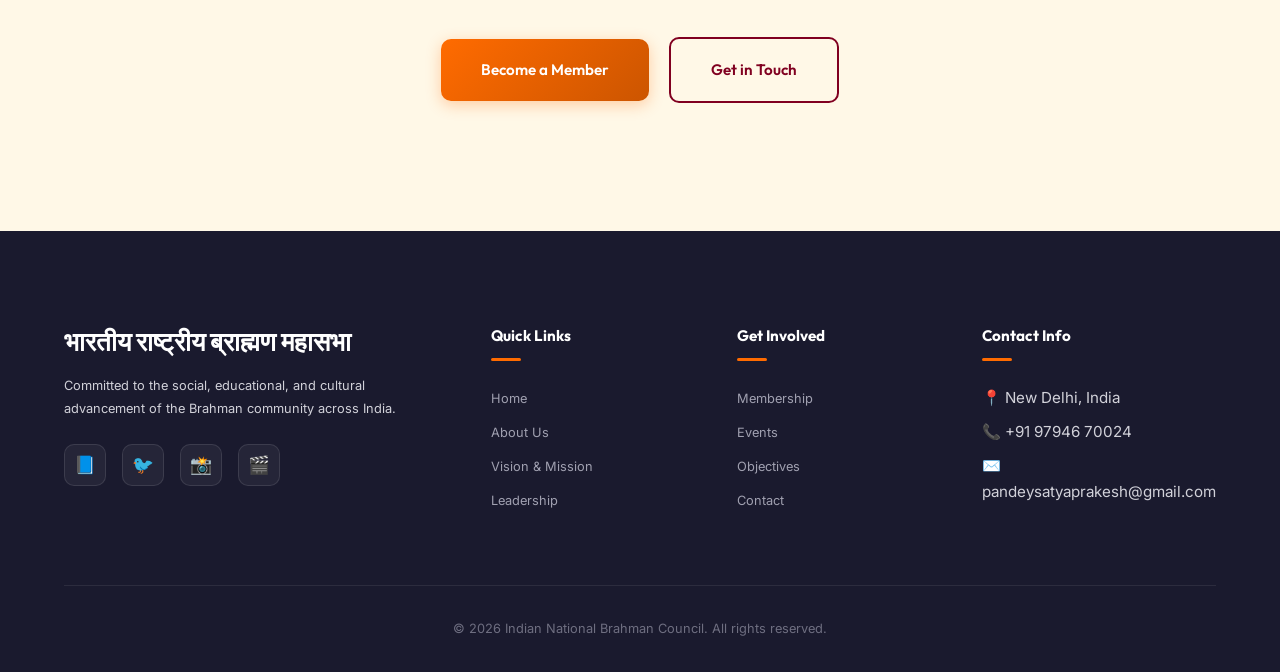
<file: objectives.html>
<!DOCTYPE html>
<html lang="en">

<head>
    <meta charset="UTF-8">
    <meta name="viewport" content="width=device-width, initial-scale=1.0">
    <title>Objectives — Indian National Brahman Council</title>
    <meta name="description"
        content="The key objectives and goals of Indian National Brahman Council for community development and empowerment.">
    <link rel="icon" type="image/png" href="images/favicon.png">
    <link rel="stylesheet" href="css/style.css">
</head>

<body>

    <!-- Navigation -->
    <nav class="navbar" id="navbar">
        <div class="container">
            <a href="index.html" class="nav-logo">
                <img src="images/favicon.png" alt="INBC Logo">
                <span>INBC</span>
            </a>
            <div class="nav-links" id="navLinks">
                <a href="index.html">Home</a>
                <a href="about.html">About</a>
                <a href="vision.html">Vision</a>
                <a href="leadership.html">Leadership</a>
                <a href="objectives.html">Objectives</a>
                <a href="membership.html">Membership</a>
                <a href="events.html">Events</a>
                <a href="contact.html">Contact</a>
            </div>
            <button class="nav-toggle" id="navToggle" aria-label="Toggle menu">
                <span></span><span></span><span></span>
            </button>
        </div>
    </nav>
    <div class="nav-overlay" id="navOverlay"></div>

    <!-- Page Header -->
    <section class="page-header">
        <div class="container">
            <div class="breadcrumb">
                <a href="index.html">Home</a>
                <span class="separator">/</span>
                <span>Objectives</span>
            </div>
            <h1>Our Objectives</h1>
            <p class="hindi" style="font-size:var(--fs-lg); color:var(--gold-light); margin-bottom:var(--space-md);">
                हमारे उद्देश्य</p>
            <p>The focused goals driving community transformation and empowerment.</p>
            <hr>
        </div>
    </section>

    <!-- Primary Objectives -->
    <section class="section">
        <div class="container">
            <div class="section-header fade-in">
                <span class="subtitle hindi">प्रमुख उद्देश्य</span>
                <h2>Primary Objectives</h2>
                <hr class="section-divider">
            </div>
            <div style="display:grid; grid-template-columns:repeat(auto-fit, minmax(340px,1fr)); gap:var(--space-2xl);">
                <div class="card fade-in">
                    <div class="card-icon">📚</div>
                    <h3>Education & Scholarships</h3>
                    <p>Establish scholarship programs for meritorious and underprivileged Brahman students. Create
                        coaching centers for competitive examinations, and promote traditional knowledge systems like
                        Sanskrit, Vedic mathematics, and Ayurveda alongside modern education.</p>
                </div>
                <div class="card fade-in">
                    <div class="card-icon">🏥</div>
                    <h3>Healthcare & Welfare</h3>
                    <p>Organize regular health camps, provide medical assistance to elderly and economically weaker
                        members, establish community health insurance schemes, and run awareness programs on preventive
                        healthcare.</p>
                </div>
                <div class="card fade-in">
                    <div class="card-icon">🏛️</div>
                    <h3>Cultural Preservation</h3>
                    <p>Protect and propagate Vedic rituals, Sanskrit literature, and ancient traditions. Organize
                        festivals, cultural programs, and knowledge-sharing forums. Establish Sanskrit learning centers
                        and Vedic pathshalas.</p>
                </div>
                <div class="card fade-in">
                    <div class="card-icon">⚖️</div>
                    <h3>Rights & Representation</h3>
                    <p>Advocate for the constitutional rights and fair representation of the Brahman community in
                        government, legislative bodies, and public institutions. Address issues of discrimination and
                        social injustice.</p>
                </div>
                <div class="card fade-in">
                    <div class="card-icon">💼</div>
                    <h3>Employment & Enterprise</h3>
                    <p>Create employment networks and job portals for community members. Encourage entrepreneurship
                        through business mentorship, micro-financing assistance, and skill development workshops.</p>
                </div>
                <div class="card fade-in">
                    <div class="card-icon">🌟</div>
                    <h3>Youth Development</h3>
                    <p>Nurture future leaders through mentorship programs, youth camps, leadership workshops, and
                        platforms for young professionals to connect, collaborate, and contribute to community growth.
                    </p>
                </div>
            </div>
        </div>
    </section>

    <!-- Social Objectives -->
    <section class="section" style="background:var(--white);">
        <div class="container">
            <div class="section-header fade-in">
                <span class="subtitle hindi">सामाजिक उद्देश्य</span>
                <h2>Social Objectives</h2>
                <hr class="section-divider">
            </div>
            <div class="benefits-grid">
                <div class="benefit-item fade-in">
                    <div class="benefit-icon">💍</div>
                    <div class="benefit-text">
                        <h4>Matrimonial Services</h4>
                        <p>Organize community matrimonial meets and maintain a dedicated online platform for suitable
                            match-making within the Brahman community.</p>
                    </div>
                </div>
                <div class="benefit-item fade-in">
                    <div class="benefit-icon">🏠</div>
                    <div class="benefit-text">
                        <h4>Housing Assistance</h4>
                        <p>Support homeless and homeless Brahman families through housing schemes, land allotment
                            advocacy, and cooperative housing societies.</p>
                    </div>
                </div>
                <div class="benefit-item fade-in">
                    <div class="benefit-icon">👩</div>
                    <div class="benefit-text">
                        <h4>Women Empowerment</h4>
                        <p>Promote education, financial independence, and leadership roles for women. Establish
                            self-help groups and vocational training programs.</p>
                    </div>
                </div>
                <div class="benefit-item fade-in">
                    <div class="benefit-icon">🧓</div>
                    <div class="benefit-text">
                        <h4>Elder Care</h4>
                        <p>Create support systems for senior community members including pension advocacy, elderly care
                            programs, and social connect initiatives.</p>
                    </div>
                </div>
                <div class="benefit-item fade-in">
                    <div class="benefit-icon">⚖️</div>
                    <div class="benefit-text">
                        <h4>Legal Aid</h4>
                        <p>Provide free legal assistance and counsel to community members facing injustice, property
                            disputes, or discrimination of any kind.</p>
                    </div>
                </div>
                <div class="benefit-item fade-in">
                    <div class="benefit-icon">🌍</div>
                    <div class="benefit-text">
                        <h4>Diaspora Connection</h4>
                        <p>Build bridges with Brahmans settled abroad, creating a global network for knowledge exchange,
                            support, and cultural continuity.</p>
                    </div>
                </div>
            </div>
        </div>
    </section>

    <!-- Impact Numbers -->
    <section class="stats">
        <div class="container">
            <div class="stats-grid">
                <div class="stat-item fade-in">
                    <div class="stat-number" data-count="5000" data-suffix="+">0</div>
                    <div class="stat-label">Scholarships Awarded</div>
                </div>
                <div class="stat-item fade-in">
                    <div class="stat-number" data-count="100" data-suffix="+">0</div>
                    <div class="stat-label">Health Camps</div>
                </div>
                <div class="stat-item fade-in">
                    <div class="stat-number" data-count="2000" data-suffix="+">0</div>
                    <div class="stat-label">Matches Made</div>
                </div>
                <div class="stat-item fade-in">
                    <div class="stat-number" data-count="50" data-suffix="+">0</div>
                    <div class="stat-label">Cultural Events / Year</div>
                </div>
            </div>
        </div>
    </section>

    <!-- CTA -->
    <section class="section" style="text-align:center;">
        <div class="container">
            <h2 class="fade-in" style="font-size:var(--fs-2xl); margin-bottom:var(--space-md);">
                Help Us Achieve These Goals
            </h2>
            <p class="fade-in"
                style="font-size:var(--fs-md); color:var(--text-secondary); max-width:600px; margin:0 auto var(--space-2xl);">
                Your membership and support makes all of this possible. Join us and contribute to the empowerment of our
                community.
            </p>
            <div class="fade-in">
                <a href="membership.html" class="btn btn-primary btn-lg">Become a Member</a>
                <a href="contact.html" class="btn btn-secondary btn-lg" style="margin-left:var(--space-md);">Get in
                    Touch</a>
            </div>
        </div>
    </section>

    <!-- Footer -->
    <footer class="footer">
        <div class="container">
            <div class="footer-grid">
                <div class="footer-brand">
                    <h3>भारतीय राष्ट्रीय ब्राह्मण महासभा</h3>
                    <p>Committed to the social, educational, and cultural advancement of the Brahman community across
                        India.</p>
                    <div class="footer-social">
                        <a href="#" aria-label="Facebook">📘</a>
                        <a href="#" aria-label="Twitter">🐦</a>
                        <a href="#" aria-label="Instagram">📸</a>
                        <a href="#" aria-label="YouTube">🎬</a>
                    </div>
                </div>
                <div class="footer-column">
                    <h4>Quick Links</h4>
                    <ul>
                        <li><a href="index.html">Home</a></li>
                        <li><a href="about.html">About Us</a></li>
                        <li><a href="vision.html">Vision & Mission</a></li>
                        <li><a href="leadership.html">Leadership</a></li>
                    </ul>
                </div>
                <div class="footer-column">
                    <h4>Get Involved</h4>
                    <ul>
                        <li><a href="membership.html">Membership</a></li>
                        <li><a href="events.html">Events</a></li>
                        <li><a href="objectives.html">Objectives</a></li>
                        <li><a href="contact.html">Contact</a></li>
                    </ul>
                </div>
                <div class="footer-column">
                    <h4>Contact Info</h4>
                    <ul>
                        <li>📍 New Delhi, India</li>
                        <li>📞 +91 97946 70024</li>
                        <li>✉️ pandeysatyaprakesh@gmail.com</li>
                    </ul>
                </div>
            </div>
            <div class="footer-bottom">
                <p>&copy; 2026 Indian National Brahman Council. All rights reserved.</p>
            </div>
        </div>
    </footer>

    <script src="js/main.js"></script>
</body>

</html>
</file>
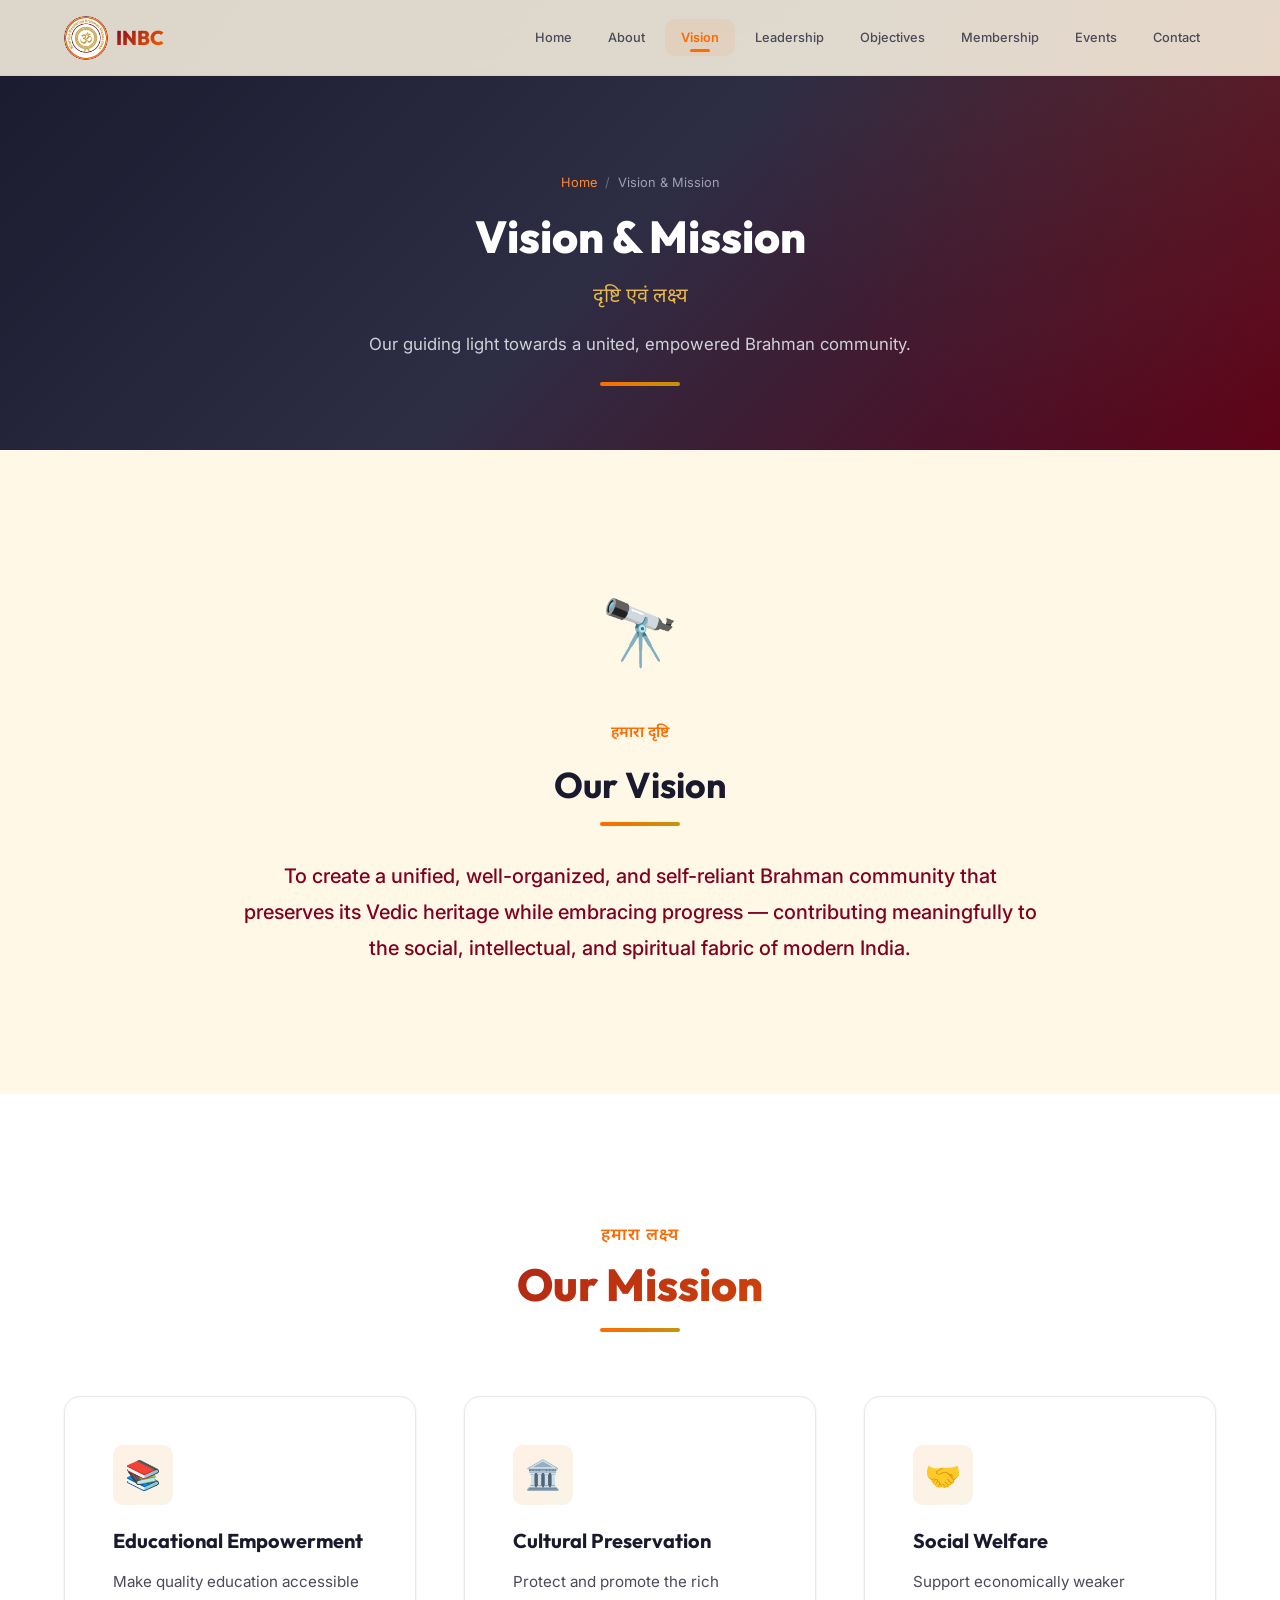
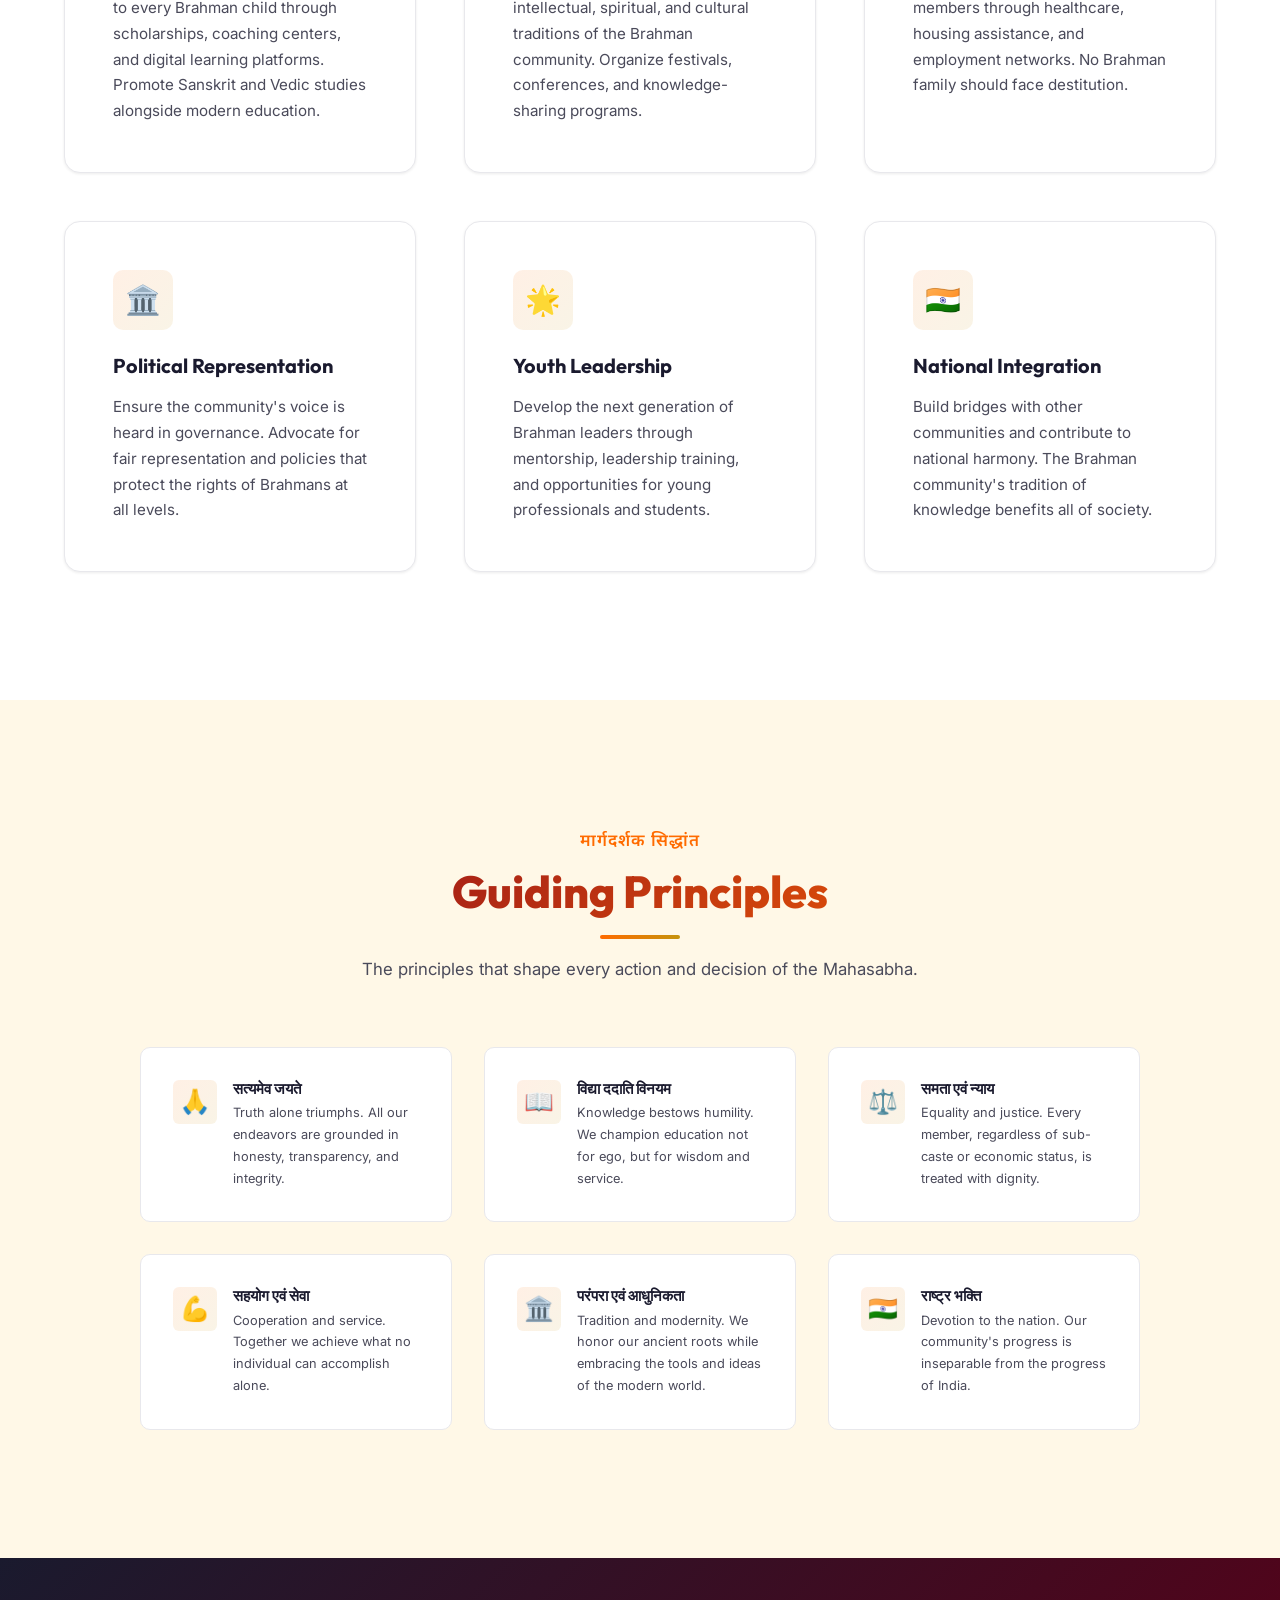
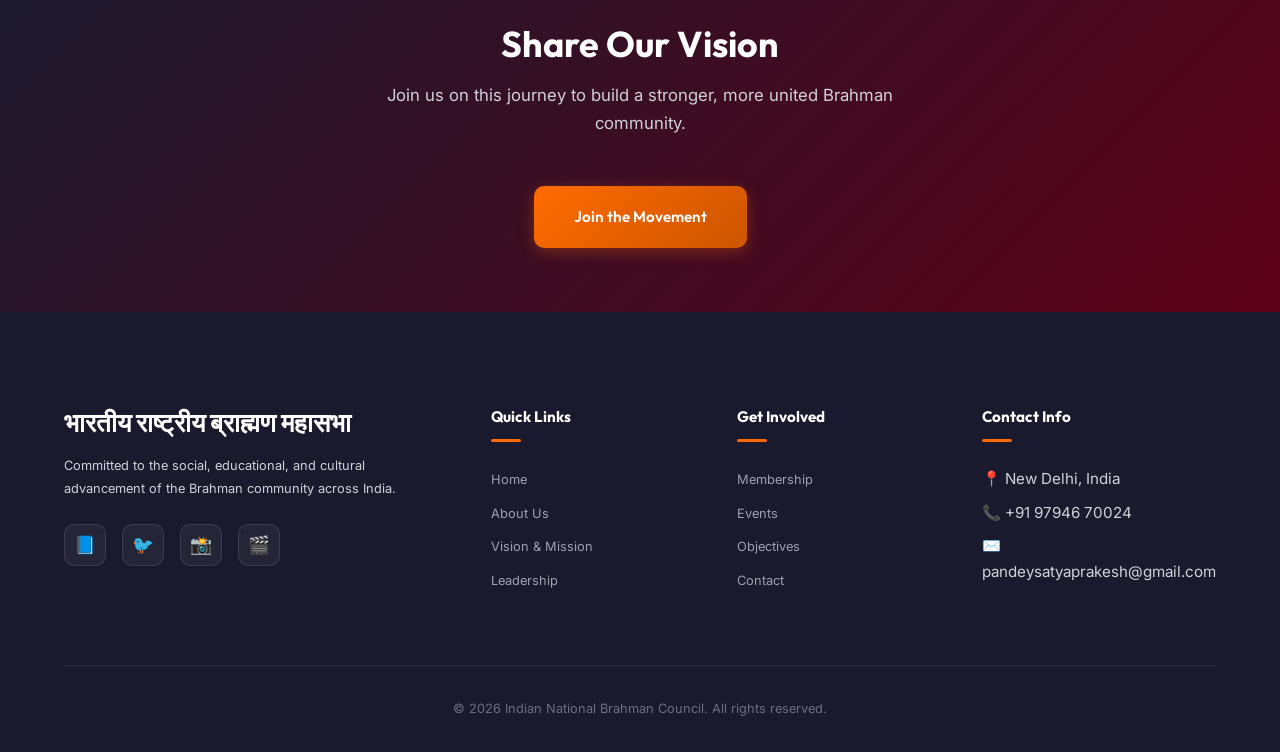
<file: vision.html>
<!DOCTYPE html>
<html lang="en">

<head>
    <meta charset="UTF-8">
    <meta name="viewport" content="width=device-width, initial-scale=1.0">
    <title>Vision & Mission — Indian National Brahman Council</title>
    <meta name="description"
        content="Discover the vision, mission, and guiding principles of Indian National Brahman Council.">
    <link rel="icon" type="image/png" href="images/favicon.png">
    <link rel="stylesheet" href="css/style.css">
</head>

<body>

    <!-- Navigation -->
    <nav class="navbar" id="navbar">
        <div class="container">
            <a href="index.html" class="nav-logo">
                <img src="images/favicon.png" alt="INBC Logo">
                <span>INBC</span>
            </a>
            <div class="nav-links" id="navLinks">
                <a href="index.html">Home</a>
                <a href="about.html">About</a>
                <a href="vision.html">Vision</a>
                <a href="leadership.html">Leadership</a>
                <a href="objectives.html">Objectives</a>
                <a href="membership.html">Membership</a>
                <a href="events.html">Events</a>
                <a href="contact.html">Contact</a>
            </div>
            <button class="nav-toggle" id="navToggle" aria-label="Toggle menu">
                <span></span><span></span><span></span>
            </button>
        </div>
    </nav>
    <div class="nav-overlay" id="navOverlay"></div>

    <!-- Page Header -->
    <section class="page-header">
        <div class="container">
            <div class="breadcrumb">
                <a href="index.html">Home</a>
                <span class="separator">/</span>
                <span>Vision & Mission</span>
            </div>
            <h1>Vision & Mission</h1>
            <p class="hindi" style="font-size:var(--fs-lg); color:var(--gold-light); margin-bottom:var(--space-md);">
                दृष्टि एवं लक्ष्य</p>
            <p>Our guiding light towards a united, empowered Brahman community.</p>
            <hr>
        </div>
    </section>

    <!-- Vision Section -->
    <section class="section">
        <div class="container">
            <div style="max-width:800px; margin:0 auto; text-align:center;" class="fade-in">
                <div style="font-size:4rem; margin-bottom:var(--space-xl);">🔭</div>
                <span class="subtitle hindi" style="color:var(--saffron); font-weight:600;">हमारा दृष्टि</span>
                <h2 style="font-size:var(--fs-2xl); margin:var(--space-md) 0;">Our Vision</h2>
                <hr class="section-divider">
                <p
                    style="font-size:var(--fs-lg); color:var(--maroon); font-weight:500; line-height:1.8; margin-top:var(--space-xl);">
                    To create a unified, well-organized, and self-reliant Brahman community that preserves its Vedic
                    heritage while embracing progress — contributing meaningfully to the social, intellectual, and
                    spiritual fabric of modern India.
                </p>
            </div>
        </div>
    </section>

    <!-- Mission Section -->
    <section class="section" style="background:var(--white);">
        <div class="container">
            <div class="section-header fade-in">
                <span class="subtitle hindi">हमारा लक्ष्य</span>
                <h2>Our Mission</h2>
                <hr class="section-divider">
            </div>
            <div style="display:grid; grid-template-columns:repeat(auto-fit, minmax(320px,1fr)); gap:var(--space-2xl);">
                <div class="card fade-in">
                    <div class="card-icon">📚</div>
                    <h3>Educational Empowerment</h3>
                    <p>Make quality education accessible to every Brahman child through scholarships, coaching centers,
                        and digital learning platforms. Promote Sanskrit and Vedic studies alongside modern education.
                    </p>
                </div>
                <div class="card fade-in">
                    <div class="card-icon">🏛️</div>
                    <h3>Cultural Preservation</h3>
                    <p>Protect and promote the rich intellectual, spiritual, and cultural traditions of the Brahman
                        community. Organize festivals, conferences, and knowledge-sharing programs.</p>
                </div>
                <div class="card fade-in">
                    <div class="card-icon">🤝</div>
                    <h3>Social Welfare</h3>
                    <p>Support economically weaker members through healthcare, housing assistance, and employment
                        networks. No Brahman family should face destitution.</p>
                </div>
                <div class="card fade-in">
                    <div class="card-icon">🏛️</div>
                    <h3>Political Representation</h3>
                    <p>Ensure the community's voice is heard in governance. Advocate for fair representation and
                        policies that protect the rights of Brahmans at all levels.</p>
                </div>
                <div class="card fade-in">
                    <div class="card-icon">🌟</div>
                    <h3>Youth Leadership</h3>
                    <p>Develop the next generation of Brahman leaders through mentorship, leadership training, and
                        opportunities for young professionals and students.</p>
                </div>
                <div class="card fade-in">
                    <div class="card-icon">🇮🇳</div>
                    <h3>National Integration</h3>
                    <p>Build bridges with other communities and contribute to national harmony. The Brahman community's
                        tradition of knowledge benefits all of society.</p>
                </div>
            </div>
        </div>
    </section>

    <!-- Guiding Principles -->
    <section class="section">
        <div class="container">
            <div class="section-header fade-in">
                <span class="subtitle hindi">मार्गदर्शक सिद्धांत</span>
                <h2>Guiding Principles</h2>
                <hr class="section-divider">
                <p>The principles that shape every action and decision of the Mahasabha.</p>
            </div>
            <div
                style="display:grid; grid-template-columns:repeat(auto-fit,minmax(280px,1fr)); gap:var(--space-xl); max-width:1000px; margin:0 auto;">
                <div class="benefit-item fade-in"
                    style="background:var(--white); border-radius:var(--radius-md); padding:var(--space-xl); border:1px solid var(--gray-200);">
                    <div class="benefit-icon">🙏</div>
                    <div class="benefit-text">
                        <h4>सत्यमेव जयते</h4>
                        <p>Truth alone triumphs. All our endeavors are grounded in honesty, transparency, and integrity.
                        </p>
                    </div>
                </div>
                <div class="benefit-item fade-in"
                    style="background:var(--white); border-radius:var(--radius-md); padding:var(--space-xl); border:1px solid var(--gray-200);">
                    <div class="benefit-icon">📖</div>
                    <div class="benefit-text">
                        <h4>विद्या ददाति विनयम</h4>
                        <p>Knowledge bestows humility. We champion education not for ego, but for wisdom and service.
                        </p>
                    </div>
                </div>
                <div class="benefit-item fade-in"
                    style="background:var(--white); border-radius:var(--radius-md); padding:var(--space-xl); border:1px solid var(--gray-200);">
                    <div class="benefit-icon">⚖️</div>
                    <div class="benefit-text">
                        <h4>समता एवं न्याय</h4>
                        <p>Equality and justice. Every member, regardless of sub-caste or economic status, is treated
                            with dignity.</p>
                    </div>
                </div>
                <div class="benefit-item fade-in"
                    style="background:var(--white); border-radius:var(--radius-md); padding:var(--space-xl); border:1px solid var(--gray-200);">
                    <div class="benefit-icon">💪</div>
                    <div class="benefit-text">
                        <h4>सहयोग एवं सेवा</h4>
                        <p>Cooperation and service. Together we achieve what no individual can accomplish alone.</p>
                    </div>
                </div>
                <div class="benefit-item fade-in"
                    style="background:var(--white); border-radius:var(--radius-md); padding:var(--space-xl); border:1px solid var(--gray-200);">
                    <div class="benefit-icon">🏛️</div>
                    <div class="benefit-text">
                        <h4>परंपरा एवं आधुनिकता</h4>
                        <p>Tradition and modernity. We honor our ancient roots while embracing the tools and ideas of
                            the modern world.</p>
                    </div>
                </div>
                <div class="benefit-item fade-in"
                    style="background:var(--white); border-radius:var(--radius-md); padding:var(--space-xl); border:1px solid var(--gray-200);">
                    <div class="benefit-icon">🇮🇳</div>
                    <div class="benefit-text">
                        <h4>राष्ट्र भक्ति</h4>
                        <p>Devotion to the nation. Our community's progress is inseparable from the progress of India.
                        </p>
                    </div>
                </div>
            </div>
        </div>
    </section>

    <!-- CTA -->
    <section class="stats">
        <div class="container" style="text-align:center;">
            <h2 class="fade-in" style="font-size:var(--fs-2xl); color:var(--white); margin-bottom:var(--space-md);">
                Share Our Vision
            </h2>
            <p class="fade-in"
                style="font-size:var(--fs-md); color:var(--gray-300); max-width:600px; margin:0 auto var(--space-2xl);">
                Join us on this journey to build a stronger, more united Brahman community.
            </p>
            <div class="fade-in">
                <a href="membership.html" class="btn btn-primary btn-lg">Join the Movement</a>
            </div>
        </div>
    </section>

    <!-- Footer -->
    <footer class="footer">
        <div class="container">
            <div class="footer-grid">
                <div class="footer-brand">
                    <h3>भारतीय राष्ट्रीय ब्राह्मण महासभा</h3>
                    <p>Committed to the social, educational, and cultural advancement of the Brahman community across
                        India.</p>
                    <div class="footer-social">
                        <a href="#" aria-label="Facebook">📘</a>
                        <a href="#" aria-label="Twitter">🐦</a>
                        <a href="#" aria-label="Instagram">📸</a>
                        <a href="#" aria-label="YouTube">🎬</a>
                    </div>
                </div>
                <div class="footer-column">
                    <h4>Quick Links</h4>
                    <ul>
                        <li><a href="index.html">Home</a></li>
                        <li><a href="about.html">About Us</a></li>
                        <li><a href="vision.html">Vision & Mission</a></li>
                        <li><a href="leadership.html">Leadership</a></li>
                    </ul>
                </div>
                <div class="footer-column">
                    <h4>Get Involved</h4>
                    <ul>
                        <li><a href="membership.html">Membership</a></li>
                        <li><a href="events.html">Events</a></li>
                        <li><a href="objectives.html">Objectives</a></li>
                        <li><a href="contact.html">Contact</a></li>
                    </ul>
                </div>
                <div class="footer-column">
                    <h4>Contact Info</h4>
                    <ul>
                        <li>📍 New Delhi, India</li>
                        <li>📞 +91 97946 70024</li>
                        <li>✉️ pandeysatyaprakesh@gmail.com</li>
                    </ul>
                </div>
            </div>
            <div class="footer-bottom">
                <p>&copy; 2026 Indian National Brahman Council. All rights reserved.</p>
            </div>
        </div>
    </footer>

    <script src="js/main.js"></script>
</body>

</html>
</file>
<file: css/style.css>
/* ============================================
   BMS — Bhartiya Rashtriya Brahman Mahasabha
   Design System & Complete Styles
   ============================================ */

@import url('https://fonts.googleapis.com/css2?family=Outfit:wght@300;400;500;600;700;800;900&family=Inter:wght@300;400;500;600;700&family=Noto+Sans+Devanagari:wght@400;600;700&display=swap');

/* ── CSS Custom Properties ── */
:root {
    /* Primary Palette */
    --saffron: #FF6B00;
    --saffron-light: #FF8A33;
    --saffron-dark: #CC5500;
    --gold: #C5930C;
    --gold-light: #E8B84B;
    --gold-dark: #9A7200;
    --maroon: #800020;
    --maroon-light: #A3334D;
    --maroon-dark: #5C0017;

    /* Neutrals */
    --cream: #FFF8E7;
    --cream-dark: #F5ECD3;
    --white: #FFFFFF;
    --dark: #1A1A2E;
    --dark-light: #2D2D44;
    --gray-100: #F7F7F8;
    --gray-200: #E8E8EC;
    --gray-300: #D1D1D9;
    --gray-400: #A0A0B0;
    --gray-500: #6E6E80;
    --gray-600: #4A4A5A;
    --gray-700: #2E2E3E;

    /* Semantic */
    --bg-primary: var(--cream);
    --bg-secondary: var(--white);
    --bg-dark: var(--dark);
    --text-primary: var(--dark);
    --text-secondary: var(--gray-600);
    --text-light: var(--cream);
    --accent: var(--saffron);
    --accent-hover: var(--saffron-dark);

    /* Typography */
    --font-heading: 'Outfit', sans-serif;
    --font-body: 'Inter', sans-serif;
    --font-hindi: 'Noto Sans Devanagari', sans-serif;

    /* Font Sizes (fluid) */
    --fs-xs: clamp(0.7rem, 0.8vw, 0.8rem);
    --fs-sm: clamp(0.8rem, 0.9vw, 0.9rem);
    --fs-base: clamp(0.95rem, 1vw, 1.05rem);
    --fs-md: clamp(1.05rem, 1.15vw, 1.2rem);
    --fs-lg: clamp(1.25rem, 1.5vw, 1.5rem);
    --fs-xl: clamp(1.5rem, 2vw, 2rem);
    --fs-2xl: clamp(2rem, 2.8vw, 2.8rem);
    --fs-3xl: clamp(2.5rem, 3.5vw, 3.5rem);
    --fs-4xl: clamp(3rem, 4.5vw, 4.5rem);

    /* Spacing */
    --space-xs: 0.25rem;
    --space-sm: 0.5rem;
    --space-md: 1rem;
    --space-lg: 1.5rem;
    --space-xl: 2rem;
    --space-2xl: 3rem;
    --space-3xl: 4rem;
    --space-4xl: 6rem;
    --space-5xl: 8rem;

    /* Borders & Radius */
    --radius-sm: 6px;
    --radius-md: 10px;
    --radius-lg: 16px;
    --radius-xl: 24px;
    --radius-full: 50%;

    /* Shadows */
    --shadow-sm: 0 1px 3px rgba(0, 0, 0, 0.08);
    --shadow-md: 0 4px 12px rgba(0, 0, 0, 0.1);
    --shadow-lg: 0 8px 30px rgba(0, 0, 0, 0.12);
    --shadow-xl: 0 16px 50px rgba(0, 0, 0, 0.15);
    --shadow-glow: 0 0 30px rgba(255, 107, 0, 0.2);

    /* Transitions */
    --transition-fast: 150ms ease;
    --transition-base: 300ms ease;
    --transition-slow: 500ms ease;
    --transition-spring: 500ms cubic-bezier(0.25, 0.46, 0.45, 0.94);

    /* Layout */
    --max-width: 1200px;
    --nav-height: 76px;
}

/* ── Reset & Base ── */
*,
*::before,
*::after {
    margin: 0;
    padding: 0;
    box-sizing: border-box;
}

html {
    scroll-behavior: smooth;
    scroll-padding-top: calc(var(--nav-height) + 20px);
}

body {
    font-family: var(--font-body);
    font-size: var(--fs-base);
    color: var(--text-primary);
    background: var(--bg-primary);
    line-height: 1.7;
    -webkit-font-smoothing: antialiased;
    -moz-osx-font-smoothing: grayscale;
    overflow-x: hidden;
}

img {
    max-width: 100%;
    height: auto;
    display: block;
}

a {
    text-decoration: none;
    color: inherit;
    transition: color var(--transition-fast);
}

ul,
ol {
    list-style: none;
}

input,
textarea,
select,
button {
    font-family: inherit;
    font-size: inherit;
}

h1,
h2,
h3,
h4,
h5,
h6 {
    font-family: var(--font-heading);
    font-weight: 700;
    line-height: 1.2;
    color: var(--text-primary);
}

.hindi {
    font-family: var(--font-hindi);
}

/* ── Container ── */
.container {
    width: 100%;
    max-width: var(--max-width);
    margin: 0 auto;
    padding: 0 var(--space-lg);
}

/* ── Section Spacing ── */
.section {
    padding: var(--space-5xl) 0;
}

.section-header {
    text-align: center;
    margin-bottom: var(--space-3xl);
}

.section-header .subtitle {
    font-family: var(--font-hindi);
    font-size: var(--fs-md);
    color: var(--saffron);
    font-weight: 600;
    letter-spacing: 1px;
    text-transform: uppercase;
    margin-bottom: var(--space-sm);
    display: block;
}

.section-header h2 {
    font-size: var(--fs-3xl);
    font-weight: 800;
    margin-bottom: var(--space-md);
    background: linear-gradient(135deg, var(--maroon), var(--saffron));
    -webkit-background-clip: text;
    -webkit-text-fill-color: transparent;
    background-clip: text;
}

.section-header p {
    font-size: var(--fs-md);
    color: var(--text-secondary);
    max-width: 600px;
    margin: 0 auto;
}

.section-divider {
    width: 80px;
    height: 4px;
    background: linear-gradient(90deg, var(--saffron), var(--gold));
    border: none;
    border-radius: 2px;
    margin: var(--space-md) auto;
}

/* ── Navigation ── */
.navbar {
    position: fixed;
    top: 0;
    left: 0;
    width: 100%;
    height: var(--nav-height);
    z-index: 1000;
    background: rgba(255, 248, 231, 0.85);
    backdrop-filter: blur(20px);
    -webkit-backdrop-filter: blur(20px);
    border-bottom: 1px solid rgba(197, 147, 12, 0.15);
    transition: all var(--transition-base);
}

.navbar.scrolled {
    background: rgba(255, 248, 231, 0.95);
    box-shadow: var(--shadow-md);
}

.navbar .container {
    display: flex;
    align-items: center;
    justify-content: space-between;
    height: 100%;
}

.nav-logo {
    display: flex;
    align-items: center;
    gap: var(--space-sm);
    font-family: var(--font-heading);
    font-weight: 800;
    font-size: var(--fs-lg);
    color: var(--maroon);
}

.nav-logo img {
    width: 44px;
    height: 44px;
    border-radius: var(--radius-full);
    object-fit: cover;
}

.nav-logo span {
    background: linear-gradient(135deg, var(--maroon), var(--saffron));
    -webkit-background-clip: text;
    -webkit-text-fill-color: transparent;
    background-clip: text;
}

.nav-links {
    display: flex;
    align-items: center;
    gap: var(--space-xs);
}

.nav-links a {
    position: relative;
    padding: var(--space-sm) var(--space-md);
    font-weight: 500;
    font-size: var(--fs-sm);
    color: var(--gray-600);
    border-radius: var(--radius-md);
    transition: all var(--transition-fast);
}

.nav-links a:hover {
    color: var(--saffron);
    background: rgba(255, 107, 0, 0.06);
}

.nav-links a.active {
    color: var(--saffron);
    font-weight: 600;
    background: rgba(255, 107, 0, 0.08);
}

.nav-links a.active::after {
    content: '';
    position: absolute;
    bottom: 4px;
    left: 50%;
    transform: translateX(-50%);
    width: 20px;
    height: 3px;
    background: var(--saffron);
    border-radius: 2px;
}

/* Mobile Menu Toggle */
.nav-toggle {
    display: none;
    flex-direction: column;
    gap: 5px;
    background: none;
    border: none;
    cursor: pointer;
    padding: var(--space-sm);
    z-index: 1001;
}

.nav-toggle span {
    width: 26px;
    height: 2.5px;
    background: var(--maroon);
    border-radius: 2px;
    transition: all var(--transition-base);
}

.nav-toggle.active span:nth-child(1) {
    transform: rotate(45deg) translate(5px, 5px);
}

.nav-toggle.active span:nth-child(2) {
    opacity: 0;
}

.nav-toggle.active span:nth-child(3) {
    transform: rotate(-45deg) translate(5px, -5px);
}

/* ── Hero Section ── */
.hero {
    min-height: 100vh;
    display: flex;
    align-items: center;
    position: relative;
    padding-top: var(--nav-height);
    background: linear-gradient(135deg, var(--cream) 0%, rgba(255, 248, 231, 0.5) 50%, rgba(255, 107, 0, 0.05) 100%);
    overflow: hidden;
}

.hero::before {
    content: '';
    position: absolute;
    top: -150px;
    right: -150px;
    width: 500px;
    height: 500px;
    background: radial-gradient(circle, rgba(255, 107, 0, 0.08) 0%, transparent 70%);
    border-radius: var(--radius-full);
    animation: float 8s ease-in-out infinite;
}

.hero::after {
    content: '';
    position: absolute;
    bottom: -100px;
    left: -100px;
    width: 400px;
    height: 400px;
    background: radial-gradient(circle, rgba(197, 147, 12, 0.08) 0%, transparent 70%);
    border-radius: var(--radius-full);
    animation: float 10s ease-in-out infinite reverse;
}

@keyframes float {

    0%,
    100% {
        transform: translateY(0) scale(1);
    }

    50% {
        transform: translateY(-30px) scale(1.05);
    }
}

.hero .container {
    display: grid;
    grid-template-columns: 1fr 1fr;
    gap: var(--space-3xl);
    align-items: center;
    position: relative;
    z-index: 1;
}

.hero-content {
    animation: fadeInUp 0.8s ease forwards;
}

.hero-content .badge {
    display: inline-flex;
    align-items: center;
    gap: var(--space-sm);
    padding: var(--space-sm) var(--space-lg);
    background: rgba(255, 107, 0, 0.1);
    border: 1px solid rgba(255, 107, 0, 0.2);
    border-radius: 100px;
    font-size: var(--fs-sm);
    font-weight: 600;
    color: var(--saffron);
    margin-bottom: var(--space-xl);
}

.hero-content .badge::before {
    content: '🙏';
}

.hero-content h1 {
    font-size: var(--fs-4xl);
    font-weight: 900;
    line-height: 1.1;
    margin-bottom: var(--space-lg);
}

.hero-content h1 .gradient {
    background: linear-gradient(135deg, var(--saffron), var(--gold));
    -webkit-background-clip: text;
    -webkit-text-fill-color: transparent;
    background-clip: text;
}

.hero-content .tagline {
    font-family: var(--font-hindi);
    font-size: var(--fs-xl);
    color: var(--maroon);
    font-weight: 600;
    margin-bottom: var(--space-lg);
    opacity: 0.85;
}

.hero-content p {
    font-size: var(--fs-md);
    color: var(--text-secondary);
    max-width: 500px;
    margin-bottom: var(--space-2xl);
}

.hero-buttons {
    display: flex;
    gap: var(--space-md);
    flex-wrap: wrap;
}

.hero-image {
    position: relative;
    display: flex;
    justify-content: center;
    align-items: center;
    animation: fadeInRight 0.8s 0.3s ease forwards;
    opacity: 0;
}

.hero-image-wrapper {
    position: relative;
    width: 420px;
    height: 420px;
    border-radius: var(--radius-xl);
    overflow: hidden;
    box-shadow: var(--shadow-xl);
}

.hero-image-wrapper img {
    width: 100%;
    height: 100%;
    object-fit: cover;
}

.hero-image-wrapper::before {
    content: '';
    position: absolute;
    inset: 0;
    background: linear-gradient(135deg, rgba(255, 107, 0, 0.1), transparent 60%);
    z-index: 1;
}

.hero-decoration {
    position: absolute;
    width: 100%;
    height: 100%;
    top: 0;
    left: 0;
    pointer-events: none;
}

.hero-decoration .ring {
    position: absolute;
    border: 2px solid rgba(197, 147, 12, 0.15);
    border-radius: var(--radius-full);
    animation: spin-slow 20s linear infinite;
}

.hero-decoration .ring:nth-child(1) {
    width: 480px;
    height: 480px;
    top: -30px;
    left: -30px;
}

.hero-decoration .ring:nth-child(2) {
    width: 520px;
    height: 520px;
    top: -50px;
    left: -50px;
    animation-direction: reverse;
    border-style: dashed;
}

@keyframes spin-slow {
    from {
        transform: rotate(0deg);
    }

    to {
        transform: rotate(360deg);
    }
}

/* ── Page Header (for inner pages) ── */
.page-header {
    padding: calc(var(--nav-height) + var(--space-4xl)) 0 var(--space-3xl);
    background: linear-gradient(135deg, var(--dark) 0%, var(--dark-light) 50%, var(--maroon-dark) 100%);
    position: relative;
    overflow: hidden;
    text-align: center;
}

.page-header::before {
    content: '';
    position: absolute;
    top: 0;
    right: 0;
    width: 50%;
    height: 100%;
    background: radial-gradient(circle at top right, rgba(255, 107, 0, 0.1), transparent 70%);
}

.page-header .breadcrumb {
    display: flex;
    justify-content: center;
    gap: var(--space-sm);
    margin-bottom: var(--space-md);
    font-size: var(--fs-sm);
    color: var(--gray-400);
}

.page-header .breadcrumb a {
    color: var(--saffron-light);
}

.page-header .breadcrumb a:hover {
    color: var(--saffron);
}

.page-header .breadcrumb .separator {
    color: var(--gray-500);
}

.page-header h1 {
    font-size: var(--fs-3xl);
    font-weight: 800;
    color: var(--white);
    margin-bottom: var(--space-md);
}

.page-header p {
    font-size: var(--fs-md);
    color: var(--gray-300);
    max-width: 600px;
    margin: 0 auto;
}

.page-header hr {
    width: 80px;
    height: 4px;
    background: linear-gradient(90deg, var(--saffron), var(--gold));
    border: none;
    border-radius: 2px;
    margin: var(--space-lg) auto 0;
}

/* ── Buttons ── */
.btn {
    display: inline-flex;
    align-items: center;
    justify-content: center;
    gap: var(--space-sm);
    padding: 14px 32px;
    font-family: var(--font-heading);
    font-weight: 600;
    font-size: var(--fs-sm);
    border-radius: var(--radius-md);
    border: none;
    cursor: pointer;
    transition: all var(--transition-base);
    position: relative;
    overflow: hidden;
}

.btn::before {
    content: '';
    position: absolute;
    top: 0;
    left: -100%;
    width: 100%;
    height: 100%;
    background: linear-gradient(90deg, transparent, rgba(255, 255, 255, 0.15), transparent);
    transition: left 0.5s ease;
}

.btn:hover::before {
    left: 100%;
}

.btn-primary {
    background: linear-gradient(135deg, var(--saffron), var(--saffron-dark));
    color: var(--white);
    box-shadow: 0 4px 15px rgba(255, 107, 0, 0.3);
}

.btn-primary:hover {
    transform: translateY(-2px);
    box-shadow: 0 6px 25px rgba(255, 107, 0, 0.4);
}

.btn-secondary {
    background: transparent;
    color: var(--maroon);
    border: 2px solid var(--maroon);
}

.btn-secondary:hover {
    background: var(--maroon);
    color: var(--white);
    transform: translateY(-2px);
}

.btn-gold {
    background: linear-gradient(135deg, var(--gold), var(--gold-dark));
    color: var(--white);
    box-shadow: 0 4px 15px rgba(197, 147, 12, 0.3);
}

.btn-gold:hover {
    transform: translateY(-2px);
    box-shadow: 0 6px 25px rgba(197, 147, 12, 0.4);
}

.btn-sm {
    padding: 10px 22px;
    font-size: var(--fs-xs);
}

.btn-lg {
    padding: 18px 40px;
    font-size: var(--fs-base);
}

/* ── Cards ── */
.card {
    background: var(--white);
    border-radius: var(--radius-lg);
    padding: var(--space-2xl);
    box-shadow: var(--shadow-sm);
    border: 1px solid var(--gray-200);
    transition: all var(--transition-base);
    position: relative;
    overflow: hidden;
}

.card::before {
    content: '';
    position: absolute;
    top: 0;
    left: 0;
    width: 100%;
    height: 4px;
    background: linear-gradient(90deg, var(--saffron), var(--gold));
    transform: scaleX(0);
    transform-origin: left;
    transition: transform var(--transition-base);
}

.card:hover {
    transform: translateY(-5px);
    box-shadow: var(--shadow-lg);
    border-color: rgba(255, 107, 0, 0.2);
}

.card:hover::before {
    transform: scaleX(1);
}

.card-icon {
    width: 60px;
    height: 60px;
    display: flex;
    align-items: center;
    justify-content: center;
    border-radius: var(--radius-md);
    background: linear-gradient(135deg, rgba(255, 107, 0, 0.1), rgba(197, 147, 12, 0.1));
    font-size: 1.8rem;
    margin-bottom: var(--space-lg);
}

.card h3 {
    font-size: var(--fs-lg);
    margin-bottom: var(--space-md);
}

.card p {
    color: var(--text-secondary);
    line-height: 1.7;
}

/* ── Stats Section ── */
.stats {
    background: linear-gradient(135deg, var(--dark), var(--maroon-dark));
    padding: var(--space-3xl) 0;
}

.stats-grid {
    display: grid;
    grid-template-columns: repeat(4, 1fr);
    gap: var(--space-2xl);
}

.stat-item {
    text-align: center;
    position: relative;
}

.stat-item::after {
    content: '';
    position: absolute;
    right: 0;
    top: 50%;
    transform: translateY(-50%);
    width: 1px;
    height: 60%;
    background: rgba(255, 255, 255, 0.1);
}

.stat-item:last-child::after {
    display: none;
}

.stat-number {
    font-family: var(--font-heading);
    font-size: var(--fs-3xl);
    font-weight: 800;
    background: linear-gradient(135deg, var(--saffron-light), var(--gold-light));
    -webkit-background-clip: text;
    -webkit-text-fill-color: transparent;
    background-clip: text;
    margin-bottom: var(--space-sm);
}

.stat-label {
    font-size: var(--fs-sm);
    color: var(--gray-300);
    text-transform: uppercase;
    letter-spacing: 1px;
}

/* ── Team / Leadership Cards ── */
.team-grid {
    display: grid;
    grid-template-columns: repeat(auto-fill, minmax(260px, 1fr));
    gap: var(--space-2xl);
}

.team-card {
    background: var(--white);
    border-radius: var(--radius-lg);
    overflow: hidden;
    box-shadow: var(--shadow-sm);
    border: 1px solid var(--gray-200);
    transition: all var(--transition-base);
    text-align: center;
}

.team-card:hover {
    transform: translateY(-5px);
    box-shadow: var(--shadow-lg);
}

.team-card-img {
    width: 100%;
    height: 360px;
    object-fit: cover;
    object-position: center 25%;
    border-bottom: 4px solid var(--saffron);
}

.team-card-body {
    padding: var(--space-xl);
}

.team-card-body h3 {
    font-size: var(--fs-lg);
    color: var(--dark);
    margin-bottom: var(--space-xs);
}

.team-card-body .designation {
    font-size: var(--fs-sm);
    color: var(--saffron);
    font-weight: 600;
}

.team-card-body p {
    margin-top: var(--space-md);
    font-size: var(--fs-sm);
    color: var(--text-secondary);
}

/* ── Timeline ── */
.timeline {
    position: relative;
    max-width: 800px;
    margin: 0 auto;
}

.timeline::before {
    content: '';
    position: absolute;
    left: 50%;
    top: 0;
    bottom: 0;
    width: 3px;
    background: linear-gradient(180deg, var(--saffron), var(--gold), var(--maroon));
    border-radius: 2px;
    transform: translateX(-50%);
}

.timeline-item {
    position: relative;
    padding: var(--space-xl) 0;
    display: grid;
    grid-template-columns: 1fr 1fr;
    gap: var(--space-3xl);
}

.timeline-item:nth-child(odd) .timeline-content {
    grid-column: 1;
    text-align: right;
}

.timeline-item:nth-child(even) .timeline-content {
    grid-column: 2;
}

.timeline-item:nth-child(odd) .timeline-spacer {
    grid-column: 2;
}

.timeline-item:nth-child(even) .timeline-spacer {
    grid-column: 1;
}

.timeline-dot {
    position: absolute;
    left: 50%;
    top: 50%;
    transform: translate(-50%, -50%);
    width: 18px;
    height: 18px;
    background: var(--saffron);
    border: 4px solid var(--cream);
    border-radius: var(--radius-full);
    z-index: 1;
    box-shadow: 0 0 0 4px rgba(255, 107, 0, 0.2);
}

.timeline-year {
    font-family: var(--font-heading);
    font-weight: 800;
    font-size: var(--fs-xl);
    color: var(--saffron);
    margin-bottom: var(--space-sm);
}

.timeline-content h3 {
    font-size: var(--fs-lg);
    margin-bottom: var(--space-sm);
}

.timeline-content p {
    color: var(--text-secondary);
    font-size: var(--fs-sm);
}

/* ── Events Cards ── */
.event-card {
    display: grid;
    grid-template-columns: 120px 1fr;
    gap: var(--space-xl);
    background: var(--white);
    border-radius: var(--radius-lg);
    padding: var(--space-xl);
    box-shadow: var(--shadow-sm);
    border: 1px solid var(--gray-200);
    transition: all var(--transition-base);
}

.event-card:hover {
    transform: translateY(-3px);
    box-shadow: var(--shadow-lg);
    border-color: rgba(255, 107, 0, 0.2);
}

.event-date {
    display: flex;
    flex-direction: column;
    align-items: center;
    justify-content: center;
    background: linear-gradient(135deg, var(--saffron), var(--saffron-dark));
    color: var(--white);
    border-radius: var(--radius-md);
    padding: var(--space-md);
    text-align: center;
}

.event-date .day {
    font-family: var(--font-heading);
    font-size: var(--fs-2xl);
    font-weight: 800;
    line-height: 1;
}

.event-date .month {
    font-size: var(--fs-xs);
    font-weight: 600;
    text-transform: uppercase;
    letter-spacing: 1px;
}

.event-info h3 {
    font-size: var(--fs-lg);
    margin-bottom: var(--space-sm);
}

.event-info .event-meta {
    display: flex;
    gap: var(--space-lg);
    margin-bottom: var(--space-sm);
    font-size: var(--fs-sm);
    color: var(--text-secondary);
}

.event-info .event-meta span {
    display: flex;
    align-items: center;
    gap: var(--space-xs);
}

.event-info p {
    color: var(--text-secondary);
    font-size: var(--fs-sm);
}

/* ── Forms ── */
.form-group {
    margin-bottom: var(--space-lg);
}

.form-group label {
    display: block;
    font-weight: 600;
    margin-bottom: var(--space-sm);
    color: var(--dark);
    font-size: var(--fs-sm);
}

.form-control {
    width: 100%;
    padding: 14px 18px;
    border: 2px solid var(--gray-200);
    border-radius: var(--radius-md);
    background: var(--white);
    font-size: var(--fs-base);
    color: var(--dark);
    transition: all var(--transition-fast);
}

.form-control:focus {
    outline: none;
    border-color: var(--saffron);
    box-shadow: 0 0 0 4px rgba(255, 107, 0, 0.1);
}

.form-control::placeholder {
    color: var(--gray-400);
}

textarea.form-control {
    resize: vertical;
    min-height: 140px;
}

select.form-control {
    appearance: none;
    background-image: url("data:image/svg+xml,%3Csvg xmlns='http://www.w3.org/2000/svg' width='12' height='12' viewBox='0 0 24 24' fill='none' stroke='%236E6E80' stroke-width='2' stroke-linecap='round' stroke-linejoin='round'%3E%3Cpolyline points='6 9 12 15 18 9'%3E%3C/polyline%3E%3C/svg%3E");
    background-repeat: no-repeat;
    background-position: right 16px center;
    padding-right: 44px;
}

.form-row {
    display: grid;
    grid-template-columns: 1fr 1fr;
    gap: var(--space-lg);
}

/* ── Footer ── */
.footer {
    background: var(--dark);
    color: var(--gray-300);
    padding: var(--space-4xl) 0 0;
}

.footer-grid {
    display: grid;
    grid-template-columns: 2fr 1fr 1fr 1fr;
    gap: var(--space-3xl);
    margin-bottom: var(--space-3xl);
}

.footer-brand h3 {
    font-size: var(--fs-xl);
    color: var(--white);
    margin-bottom: var(--space-md);
}

.footer-brand p {
    font-size: var(--fs-sm);
    line-height: 1.8;
    margin-bottom: var(--space-lg);
}

.footer-social {
    display: flex;
    gap: var(--space-md);
}

.footer-social a {
    width: 42px;
    height: 42px;
    display: flex;
    align-items: center;
    justify-content: center;
    border-radius: var(--radius-md);
    background: rgba(255, 255, 255, 0.05);
    border: 1px solid rgba(255, 255, 255, 0.1);
    color: var(--gray-300);
    font-size: 1.1rem;
    transition: all var(--transition-base);
}

.footer-social a:hover {
    background: var(--saffron);
    border-color: var(--saffron);
    color: var(--white);
    transform: translateY(-3px);
}

.footer-column h4 {
    color: var(--white);
    font-size: var(--fs-base);
    margin-bottom: var(--space-lg);
    position: relative;
    padding-bottom: var(--space-md);
}

.footer-column h4::after {
    content: '';
    position: absolute;
    bottom: 0;
    left: 0;
    width: 30px;
    height: 3px;
    background: var(--saffron);
    border-radius: 2px;
}

.footer-column ul li {
    margin-bottom: var(--space-sm);
}

.footer-column ul a {
    font-size: var(--fs-sm);
    color: var(--gray-400);
    transition: all var(--transition-fast);
}

.footer-column ul a:hover {
    color: var(--saffron-light);
    padding-left: 5px;
}

.footer-bottom {
    border-top: 1px solid rgba(255, 255, 255, 0.08);
    padding: var(--space-xl) 0;
    text-align: center;
    font-size: var(--fs-sm);
    color: var(--gray-500);
}

/* ── Membership Tiers ── */
.tier-grid {
    display: grid;
    grid-template-columns: repeat(auto-fit, minmax(280px, 1fr));
    gap: var(--space-2xl);
}

.tier-card {
    background: var(--white);
    border-radius: var(--radius-lg);
    padding: var(--space-2xl);
    text-align: center;
    box-shadow: var(--shadow-sm);
    border: 2px solid var(--gray-200);
    transition: all var(--transition-base);
    position: relative;
}

.tier-card.featured {
    border-color: var(--saffron);
    box-shadow: var(--shadow-glow);
    transform: scale(1.03);
}

.tier-card.featured::before {
    content: 'लोकप्रिय';
    position: absolute;
    top: -12px;
    left: 50%;
    transform: translateX(-50%);
    background: linear-gradient(135deg, var(--saffron), var(--gold));
    color: var(--white);
    padding: 4px 20px;
    border-radius: 100px;
    font-size: var(--fs-xs);
    font-weight: 700;
    font-family: var(--font-hindi);
}

.tier-card:hover {
    transform: translateY(-5px);
    box-shadow: var(--shadow-lg);
}

.tier-card.featured:hover {
    transform: scale(1.03) translateY(-5px);
}

.tier-icon {
    font-size: 2.5rem;
    margin-bottom: var(--space-md);
}

.tier-name {
    font-family: var(--font-heading);
    font-size: var(--fs-xl);
    font-weight: 700;
    margin-bottom: var(--space-sm);
}

.tier-price {
    font-family: var(--font-heading);
    font-size: var(--fs-2xl);
    font-weight: 800;
    color: var(--saffron);
    margin-bottom: var(--space-lg);
}

.tier-price span {
    font-size: var(--fs-sm);
    font-weight: 400;
    color: var(--gray-500);
}

.tier-features {
    text-align: left;
    margin-bottom: var(--space-xl);
}

.tier-features li {
    padding: var(--space-sm) 0;
    font-size: var(--fs-sm);
    color: var(--text-secondary);
    display: flex;
    align-items: center;
    gap: var(--space-sm);
}

.tier-features li::before {
    content: '✓';
    color: var(--saffron);
    font-weight: 700;
}

/* ── Contact Info ── */
.contact-grid {
    display: grid;
    grid-template-columns: 1fr 1fr;
    gap: var(--space-3xl);
}

.contact-info-card {
    display: flex;
    gap: var(--space-lg);
    padding: var(--space-xl);
    background: var(--white);
    border-radius: var(--radius-md);
    border: 1px solid var(--gray-200);
    transition: all var(--transition-base);
}

.contact-info-card:hover {
    box-shadow: var(--shadow-md);
    border-color: rgba(255, 107, 0, 0.2);
}

.contact-info-icon {
    width: 50px;
    height: 50px;
    display: flex;
    align-items: center;
    justify-content: center;
    border-radius: var(--radius-md);
    background: linear-gradient(135deg, rgba(255, 107, 0, 0.1), rgba(197, 147, 12, 0.1));
    font-size: 1.3rem;
    flex-shrink: 0;
}

.contact-info-card h4 {
    font-size: var(--fs-base);
    margin-bottom: var(--space-xs);
}

.contact-info-card p {
    font-size: var(--fs-sm);
    color: var(--text-secondary);
}

/* ── Map placeholder ── */
.map-container {
    width: 100%;
    height: 350px;
    border-radius: var(--radius-lg);
    overflow: hidden;
    box-shadow: var(--shadow-md);
    background: var(--gray-200);
}

.map-container iframe {
    width: 100%;
    height: 100%;
    border: none;
}

/* ── Benefits Grid ── */
.benefits-grid {
    display: grid;
    grid-template-columns: repeat(auto-fit, minmax(250px, 1fr));
    gap: var(--space-xl);
}

.benefit-item {
    display: flex;
    gap: var(--space-md);
    padding: var(--space-lg);
    border-radius: var(--radius-md);
    transition: all var(--transition-base);
}

.benefit-item:hover {
    background: rgba(255, 107, 0, 0.04);
}

.benefit-icon {
    font-size: 1.5rem;
    flex-shrink: 0;
    width: 44px;
    height: 44px;
    display: flex;
    align-items: center;
    justify-content: center;
    background: linear-gradient(135deg, rgba(255, 107, 0, 0.1), rgba(197, 147, 12, 0.1));
    border-radius: var(--radius-sm);
}

.benefit-text h4 {
    font-size: var(--fs-base);
    margin-bottom: var(--space-xs);
}

.benefit-text p {
    font-size: var(--fs-sm);
    color: var(--text-secondary);
}

/* ── Values Grid ── */
.values-grid {
    display: grid;
    grid-template-columns: repeat(auto-fit, minmax(220px, 1fr));
    gap: var(--space-xl);
}

.value-card {
    text-align: center;
    padding: var(--space-2xl) var(--space-lg);
    background: var(--white);
    border-radius: var(--radius-lg);
    border: 1px solid var(--gray-200);
    transition: all var(--transition-base);
}

.value-card:hover {
    transform: translateY(-5px);
    box-shadow: var(--shadow-lg);
    border-color: rgba(255, 107, 0, 0.2);
}

.value-icon {
    font-size: 2.5rem;
    margin-bottom: var(--space-md);
}

.value-card h4 {
    font-size: var(--fs-lg);
    margin-bottom: var(--space-sm);
}

.value-card p {
    font-size: var(--fs-sm);
    color: var(--text-secondary);
}

/* ── Animations ── */
@keyframes fadeInUp {
    from {
        opacity: 0;
        transform: translateY(40px);
    }

    to {
        opacity: 1;
        transform: translateY(0);
    }
}

@keyframes fadeInRight {
    from {
        opacity: 0;
        transform: translateX(40px);
    }

    to {
        opacity: 1;
        transform: translateX(0);
    }
}

.fade-in {
    opacity: 0;
    transform: translateY(30px);
    transition: all 0.7s var(--transition-spring);
}

.fade-in.visible {
    opacity: 1;
    transform: translateY(0);
}

.fade-in-left {
    opacity: 0;
    transform: translateX(-30px);
    transition: all 0.7s var(--transition-spring);
}

.fade-in-left.visible {
    opacity: 1;
    transform: translateX(0);
}

.fade-in-right {
    opacity: 0;
    transform: translateX(30px);
    transition: all 0.7s var(--transition-spring);
}

.fade-in-right.visible {
    opacity: 1;
    transform: translateX(0);
}

/* ── Responsive ── */
@media (max-width: 1024px) {
    .hero .container {
        grid-template-columns: 1fr;
        text-align: center;
    }

    .hero-content p {
        max-width: 100%;
        margin: 0 auto var(--space-2xl);
    }

    .hero-buttons {
        justify-content: center;
    }

    .hero-image {
        display: none;
    }

    .footer-grid {
        grid-template-columns: 1fr 1fr;
        gap: var(--space-2xl);
    }

    .stats-grid {
        grid-template-columns: repeat(2, 1fr);
        gap: var(--space-xl);
    }

    .stat-item:nth-child(2)::after {
        display: none;
    }
}

@media (max-width: 768px) {
    .nav-links {
        position: fixed;
        top: 0;
        right: -100%;
        width: 300px;
        height: 100vh;
        background: var(--cream);
        flex-direction: column;
        padding: calc(var(--nav-height) + var(--space-xl)) var(--space-xl) var(--space-xl);
        box-shadow: var(--shadow-xl);
        transition: right var(--transition-base);
        overflow-y: auto;
        gap: var(--space-xs);
    }

    .nav-links.open {
        right: 0;
    }

    .nav-toggle {
        display: flex;
    }

    .hero {
        min-height: auto;
        padding: calc(var(--nav-height) + var(--space-3xl)) 0 var(--space-3xl);
    }

    .section {
        padding: var(--space-3xl) 0;
    }

    .footer-grid {
        grid-template-columns: 1fr;
    }

    .stats-grid {
        grid-template-columns: 1fr 1fr;
    }

    .contact-grid {
        grid-template-columns: 1fr;
    }

    .form-row {
        grid-template-columns: 1fr;
    }

    .timeline::before {
        left: 20px;
    }

    .timeline-item {
        grid-template-columns: 1fr;
        padding-left: 50px;
    }

    .timeline-item .timeline-content {
        grid-column: 1 !important;
        text-align: left !important;
    }

    .timeline-item .timeline-spacer {
        display: none;
    }

    .timeline-dot {
        left: 20px;
        transform: translate(-50%, -50%);
    }

    .event-card {
        grid-template-columns: 1fr;
    }

    .event-date {
        flex-direction: row;
        gap: var(--space-sm);
        padding: var(--space-sm) var(--space-md);
        justify-content: flex-start;
    }
}

@media (max-width: 480px) {
    .container {
        padding: 0 var(--space-md);
    }

    .hero-content h1 {
        font-size: var(--fs-2xl);
    }

    .hero-buttons {
        flex-direction: column;
        align-items: stretch;
    }

    .stats-grid {
        grid-template-columns: 1fr;
    }

    .stat-item::after {
        display: none;
    }
}

/* ── Overlay for mobile nav ── */
.nav-overlay {
    position: fixed;
    inset: 0;
    background: rgba(0, 0, 0, 0.5);
    z-index: 999;
    opacity: 0;
    visibility: hidden;
    transition: all var(--transition-base);
}

.nav-overlay.active {
    opacity: 1;
    visibility: visible;
}

/* ── Utility Classes ── */
.text-center {
    text-align: center;
}

.text-saffron {
    color: var(--saffron);
}

.text-gold {
    color: var(--gold);
}

.text-maroon {
    color: var(--maroon);
}

.mb-0 {
    margin-bottom: 0;
}

.mb-1 {
    margin-bottom: var(--space-md);
}

.mb-2 {
    margin-bottom: var(--space-xl);
}

.mb-3 {
    margin-bottom: var(--space-2xl);
}

.mt-2 {
    margin-top: var(--space-xl);
}

.mt-3 {
    margin-top: var(--space-2xl);
}
</file>
